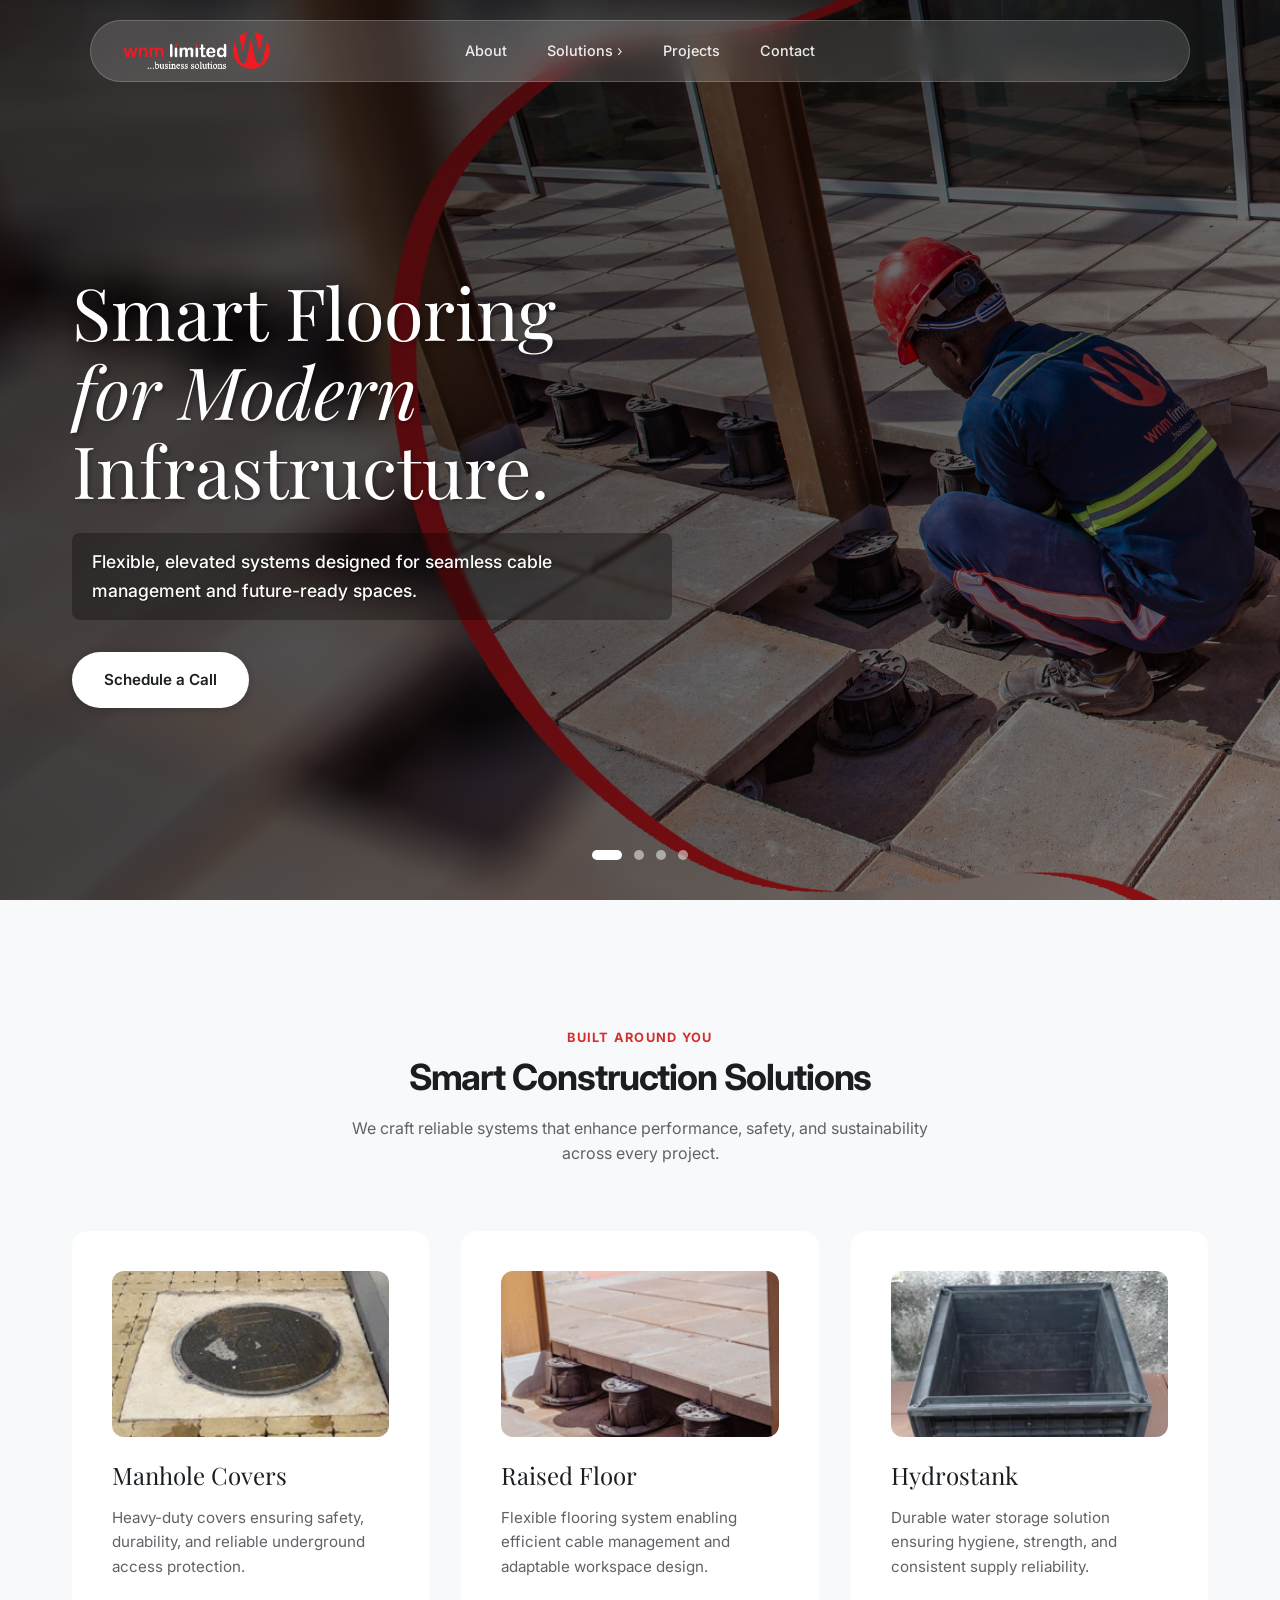
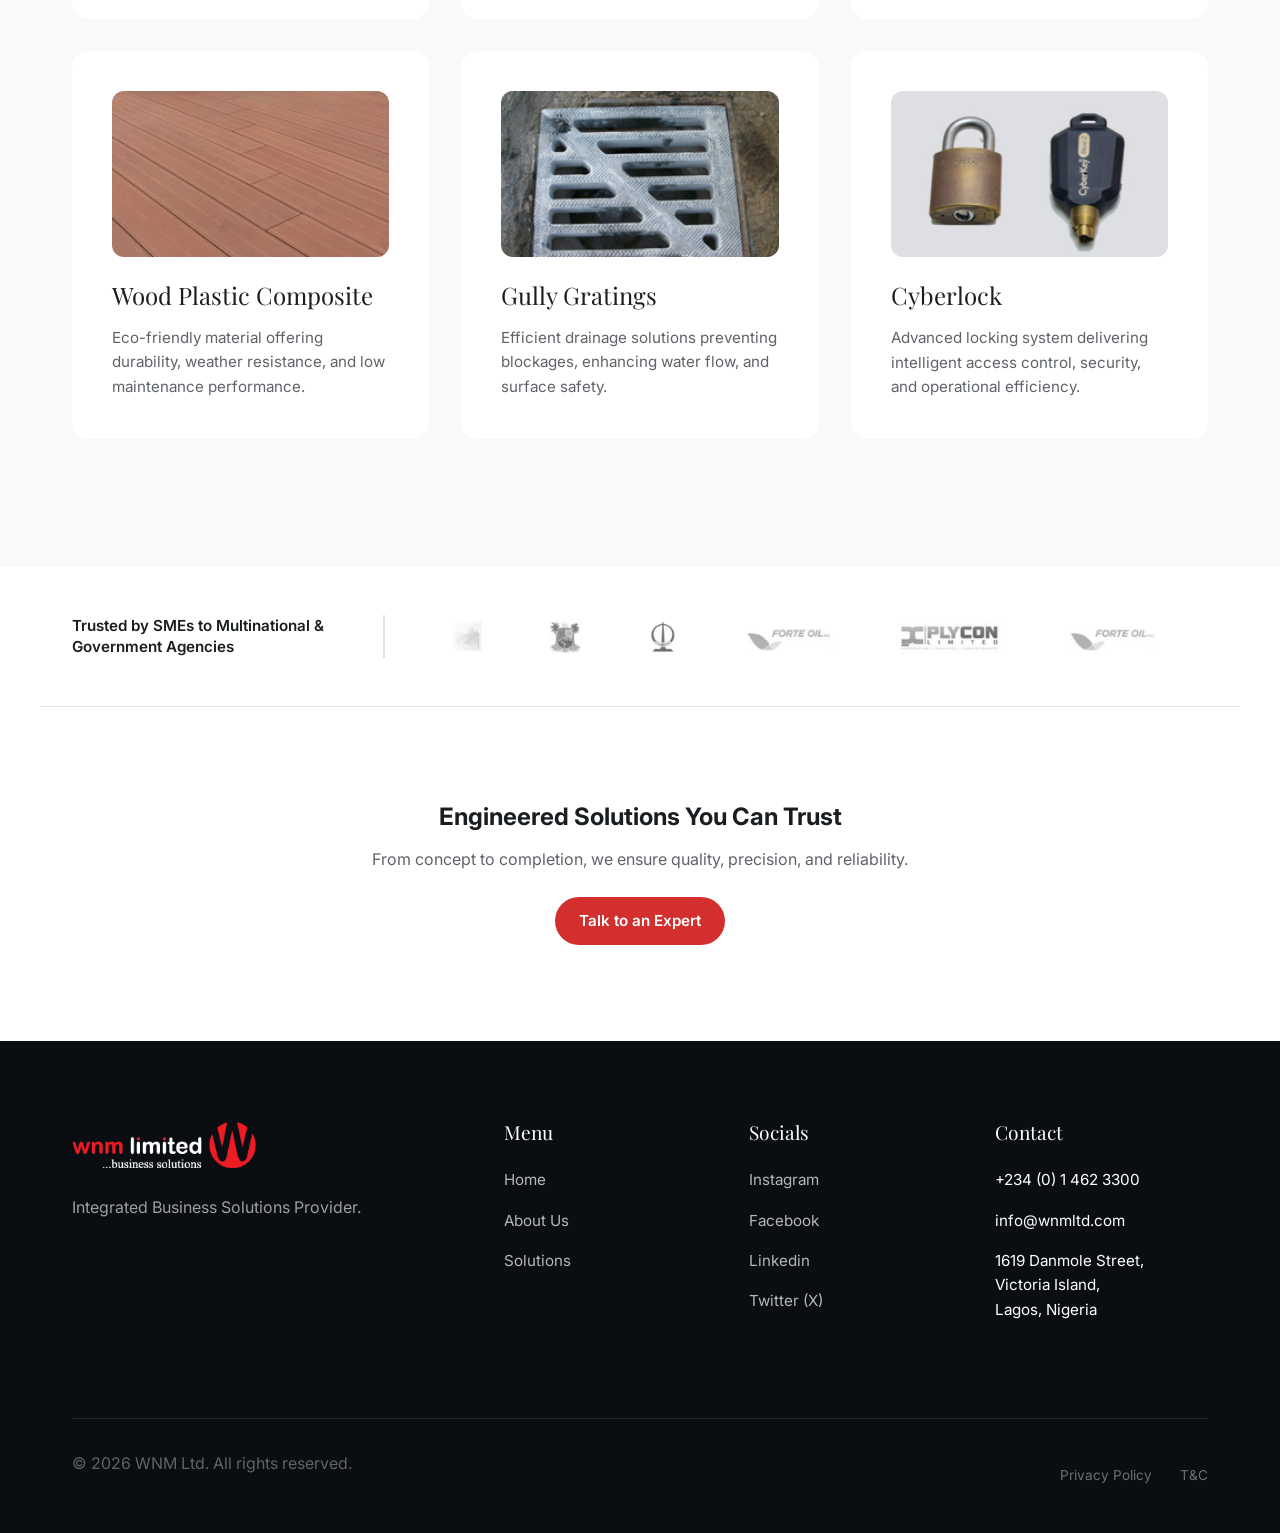
<file: index.html>
<!DOCTYPE html>
<html lang="en">

<head>
    <meta charset="UTF-8">
    <meta name="viewport" content="width=device-width, initial-scale=1.0">
    <meta name="description"
        content="WNM Ltd - Integrated Business Solutions. Infrastructure, Technology, and Industrial Services.">
    <title>WNM Ltd | Integrated Business Solutions</title>
    <link rel="stylesheet" href="css/style.css">
    <link rel="stylesheet" href="https://cdnjs.cloudflare.com/ajax/libs/font-awesome/6.4.0/css/all.min.css">
    <link rel="icon"
        href="data:image/svg+xml,<svg xmlns=%22http://www.w3.org/2000/svg%22 viewBox=%220 0 100 100%22><text y=%22.9em%22 font-size=%2290%22>W</text></svg>">
</head>

<body>

           
<!-- Navigation with Vertical Flyout Mega Menu -->
<header class="site-header">
    <div class="container header-inner">
        <a href="#" class="logo">
            <img src="images/wnm-logo.png" alt="WNM Ltd" style="height: 40px;">
        </a>
        <nav class="main-nav">
            <ul class="main-menu">
                <li><a href="about.html">About</a></li>
                
                <!-- Solutions Dropdown -->
                <li class="nav-item-with-dropdown">
                    <a href="solutions.html" class="nav-link-with-arrow">
                        Solutions
                        <span class="arrow-icon">›</span>
                    </a>
                    <div class="mega-menu">
                        <ul class="mega-menu-column">
                            <li class="mega-menu-item">
                                <a href="#" class="mega-menu-title" style="color: black;">
                                    Raised Flooring
                                    <span class="sub-arrow">›</span>
                                </a>
                                <ul class="submenu-level-3">
                                    <li><a href="solutionDetail.html?id=flooring-outdoor">Outdoor Flooring</a></li>
                                    <li><a href="solutionDetail.html?id=flooring-indoor">Indoor Flooring</a></li>
                                    <li><a href="solutionDetail.html?id=wood-plastic">WPC</a></li>
                                    <li><a href="solutionDetail.html?id=tiles-ceramic">Ceramic Tiles</a></li>
                                    <li><a href="solutionDetail.html?id=glass-reinforced">GRP</a></li>
                                </ul>
                            </li>
                            <li class="mega-menu-item">
                                <a href="#" class="mega-menu-title" style="color: black;">
                                    Composite & Construction
                                    <span class="sub-arrow">›</span>
                                </a>
                                <ul class="submenu-level-3">
                                    <li><a href="solutionDetail.html?id=profiles-grp">GRP Profiles</a></li>
                                    <li><a href="solutionDetail.html?id=covers-manhole">Manhole Covers</a></li>
                                    <li><a href="solutionDetail.html?id=manlock-bolts">Manlock Bolts</a></li>
                                </ul>
                            </li>
                            <li class="mega-menu-item">
                                <a href="#" class="mega-menu-title" style="color: black;">
                                    Marinas & Working Harbours
                                    <span class="sub-arrow">›</span>
                                </a>
                                <ul class="submenu-level-3">
                                    <li><a href="solutionDetail.html?id=floating-pontoon">Floating Pontoon Jetties</a></li>
                                </ul>
                            </li>
                            <li class="mega-menu-item">
                                <a href="#" class="mega-menu-title" style="color: black;">
                                    Floating Pontoon Jetties
                                    <span class="sub-arrow">›</span>
                                </a>
                                <ul class="submenu-level-3">
                                    <li><a href="#">Overview</a></li>
                                    <li><a href="#">Case Study 1</a></li>
                                    <li><a href="#">Case Study 2</a></li>
                                    <li><a href="#">Case Study 3</a></li>
                                </ul>
                            </li>
                            <li class="mega-menu-item">
                                <a href="#" class="mega-menu-title" style="color: black;">
                                    Access Control
                                    <span class="sub-arrow">›</span>
                                </a>
                                <ul class="submenu-level-3">
                                    <li><a href="solutionDetail.html?id=lock-cyber">Cyber lock</a></li>
                                </ul>
                            </li>
                        </ul>
                    </div>
                </li>
                <li><a href="projects.html">Projects</a></li>
                <li><a href="contact.html">Contact</a></li>
            </ul>
        </nav>
        
        <button class="mobile-menu-toggle" aria-label="Toggle navigation">
            <span class="bar"></span>
            <span class="bar"></span>
            <span class="bar"></span>
        </button>
    </div>
</header>




    <main>
        </div>
            </section>

                    <!-- Hero Section -->
                <header class="hero-section">
                    <div class="hero-slideshow">
                        <div class="hero-slide active" style="background-image: url('images/slides/raisedFloor_design_1.jpg');"></div>
                        <div class="hero-slide" style="background-image: url('images/slides/MHC_1.jpg');"></div>
                        <div class="hero-slide" style="background-image: url('images/slides/hydrostank.jpg');"></div>
                        <div class="hero-slide" style="background-image: url('images/slides/cyberlock.jpg');"></div>
                        <div class="overlay"></div>
                    </div>
                    <div class="container hero-container">
                        <div class="hero-content-wrapper">
                            <!-- Slide Content 1 -->
                            <div class="hero-content active" data-slide="0">
                                <div class="hero-text-center">
                                    <h1>Smart Flooring <br><em>for Modern </em><br>Infrastructure.</h1>
                                    <p class="hero-subtitle">Flexible, elevated systems designed for seamless cable management and future-ready spaces.</p>
                                    <a href="#" class="btn btn-white mt-3">Schedule a Call</a>
                                </div>
                            </div>

                            <!-- Slide Content 2 -->
                            <div class="hero-content" data-slide="1">
                                <div class="hero-text-center">
                                    <h1>Built to Withstand <br><em>the Weight of the </em><br>World.</h1>
                                    <p class="hero-subtitle">Engineered for durability, safety, and long-term performance in the toughest environments.</p>
                                    <a href="#" class="btn btn-white mt-3">Explore Solutions</a>
                                </div>
                            </div>

                            <!-- Slide Content 3 -->
                            <div class="hero-content" data-slide="2">
                                <div class="hero-text-center">
                                    <h1>Reliable<br><em>Water Storage,</em><br>Reinvented.</h1>
                                    <p class="hero-subtitle">Advanced tank solutions built for strength, hygiene, and uninterrupted water supply.</p>
                                    <a href="#" class="btn btn-white mt-3">View Portfolio</a>
                                </div>
                            </div>

                            <!-- Slide Content 4 -->
                            <div class="hero-content" data-slide="3">
                                <div class="hero-text-center">
                                    <h1>Next-Level<br><em>Security</em><br>Starts Here.</h1>
                                    <p class="hero-subtitle">Innovative locking systems that combine intelligence, control, and unmatched protection.</p>
                                    <a href="#" class="btn btn-white mt-3">Get in Touch</a>
                                </div>
                            </div>
                        </div>
                    </div>
                </header>





        <!-- Services Grid (Restored) -->
        <section id="services" class="services-section">
            <div class="container">
                <div class="section-header text-center fade-in">
                    <span class="section-subtitle">Built Around You</span>
                    <h2 class="section-title">Smart Construction Solutions</h2>
                    <p class="section-intro">We craft reliable systems that enhance performance, safety, and sustainability <br> across every project.</p>
                </div>

                <div class="services-wrapper">
                    <!-- Row 1 - Three Cards -->
                     <a href="#" class="service-card-modern fade-in" target="_blank">
                        <div class="service-icon-image">
                            <img src="images/services/services1.jpg" alt="Composite Solutions Icon">
                        </div>
                        <h3>Manhole Covers</h3>
                        <p>Heavy-duty covers ensuring safety, durability, and reliable underground access protection.</p>
                    </a>
                    
                    <a href="#" class="service-card-modern fade-in" target="_blank">
                        <div class="service-icon-image">
                            <img src="images/services/raised_floor_service2.jpg" alt="Access Control Icon">
                        </div>
                        <h3>Raised Floor</h3>
                        <p>Flexible flooring system enabling efficient cable management and adaptable workspace design.</p>
                    </a>
                    
                    <a href="#" class="service-card-modern fade-in" target="_blank">
                        <div class="service-icon-image">
                            <img src="images/services/hydrostank_service3.jpg" alt="Security Systems Icon">
                        </div>
                        <h3>Hydrostank</h3>
                        <p>Durable water storage solution ensuring hygiene, strength, and consistent supply reliability.</p>
                    </a>

                    <!-- Row 2 - Three Cards -->
                    <a href="#" class="service-card-modern fade-in" target="_blank">
                        <div class="service-icon-image">
                            <img src="images/services/wpc_service4.jpg" alt="Connectivity Icon">
                        </div>
                        <h3>Wood Plastic Composite</h3>
                        <p>Eco-friendly material offering durability, weather resistance, and low maintenance performance.</p>
                    </a>
                    
                    <a href="#" class="service-card-modern fade-in" target="_blank">
                        <div class="service-icon-image">
                            <img src="images/services/gully_fratings_service5.jpg" alt="Media Services Icon">
                        </div>
                        <h3>Gully Gratings</h3>
                        <p>Efficient drainage solutions preventing blockages, enhancing water flow, and surface safety.</p>
                    </a>
                    
                    <a href="#" class="service-card-modern fade-in" target="_blank">
                        <div class="service-icon-image">
                            <img src="images/services/cyberlock_service6.jpg" alt="IT Consulting Icon">
                        </div>
                        <h3>Cyberlock</h3>
                        <p>Advanced locking system delivering intelligent access control, security, and operational efficiency.</p>
                    </a>
                </div>
            </div>
        </section>




        <!-- Client Scroll Section -->
        <section class="client-section">
            <div class="container client-container">
                <div class="client-label">
                    <span class="trust-text">Trusted by SMEs to Multinational & Government Agencies</span>
                </div>
                <div class="client-logos-wrapper">
                    <div class="client-track">
                        <!-- Original Set -->
                        <img src="images/clients/client-1.png" alt="Lagos State Public Works">
                        <img src="images/clients/client-2.png" alt="Lagos Coat of Arms">
                        <img src="images/clients/client-3.png" alt="CCECC">
                        <img src="images/clients/client-4.png" alt="Forte Oil">
                        <img src="images/clients/client-5.png" alt="Plycon">
                        <img src="images/clients/client-6.png" alt="Forte Oil">
                        <img src="images/clients/client-7.png" alt="Osun State">
                        <img src="images/clients/client-8.png" alt="CMW">
                        <img src="images/clients/client-9.png" alt="MTN">

                        <!-- Duplicate Set for Infinite Scroll -->
                        <img src="images/clients/client-1.png" alt="Lagos State Public Works">
                        <img src="images/clients/client-2.png" alt="Lagos Coat of Arms">
                        <img src="images/clients/client-3.png" alt="CCECC">
                        <img src="images/clients/client-4.png" alt="Forte Oil">
                        <img src="images/clients/client-5.png" alt="Plycon">
                        <img src="images/clients/client-6.png" alt="Forte Oil">
                        <img src="images/clients/client-7.png" alt="Osun State">
                        <img src="images/clients/client-8.png" alt="CMW">
                        <img src="images/clients/client-9.png" alt="MTN">

                        <!-- Extra Set for smooth loop -->
                        <img src="images/clients/client-1.png" alt="Lagos State Public Works">
                        <img src="images/clients/client-2.png" alt="Lagos Coat of Arms">
                        <img src="images/clients/client-3.png" alt="CCECC">
                        <img src="images/clients/client-4.png" alt="Forte Oil">
                        <img src="images/clients/client-5.png" alt="Plycon">
                        <img src="images/clients/client-6.png" alt="Forte Oil">
                        <img src="images/clients/client-7.png" alt="Osun State">
                        <img src="images/clients/client-8.png" alt="CMW">
                        <img src="images/clients/client-9.png" alt="MTN">
                    </div>
                </div>
            </div>
        </section>



        <!-- Team Section moved to about.html -->

        <!-- CTA Section -->
        <section id="contact" class="section-padding cta-section text-center">
            <div class="container fade-in">
                <h2>Engineered Solutions You Can Trust</h2>
                <p>From concept to completion, we ensure quality, precision, and reliability.</p>
                <div class="btn-group">
                    <a href="mailto:contact@wnmltd.com" class="btn btn-primary">Talk to an Expert</a>
                </div>
            </div>
        </section>
    </main>

    <footer class="site-footer-modern">
        <div class="container">
            <div class="footer-top">
                <div class="footer-brand">
                    <a href="#" class="logo-large">
                        <img src="images/wnm-logo.png" alt="WNM Ltd" style="height: 50px;">
                    </a>
                    <p>Integrated Business Solutions Provider.</p>
                </div>

                <div class="footer-nav">
                    <div class="footer-list">
                        <h5>Menu</h5>
                        <ul>
                            <li><a href="index.html">Home</a></li>
                            <li><a href="about.html">About Us</a></li>
                            <li><a href="solutions.html">Solutions</a></li>
                        </ul>
                    </div>

                    <div class="footer-list">
                        <h5>Socials</h5>
                        <ul>
                            <li><a href="https://www.instagram.com/wnmlimited/" target="_blank">Instagram</a></li>
                            <li><a href="https://www.facebook.com/wnmlimited/" target="_blank">Facebook</a></li>
                            <li><a href="https://www.linkedin.com/company/wnm-limited/" target="_blank">Linkedin</a>
                            </li>
                            <li><a href="https://x.com/wnmlimited" target="_blank">Twitter (X)</a></li>
                        </ul>
                    </div>

                    <div class="footer-list">
                        <h5>Contact</h5>
                        <ul>
                            <li>+234 (0) 1 462 3300</li>
                            <li>info@wnmltd.com</li>
                            <li>1619 Danmole Street,<br>Victoria Island,<br>Lagos, Nigeria</li>
                        </ul>
                    </div>
                </div>
            </div>

            <div class="footer-bottom">
                <p>&copy; 2026 WNM Ltd. All rights reserved.</p>
                <div class="footer-links">
                    <a href="#">Privacy Policy</a>
                    <a href="#">T&C</a>
                </div>
            </div>
        </div>
    </footer>

    <script src="js/script.js"></script>
</body>

</html>
</file>
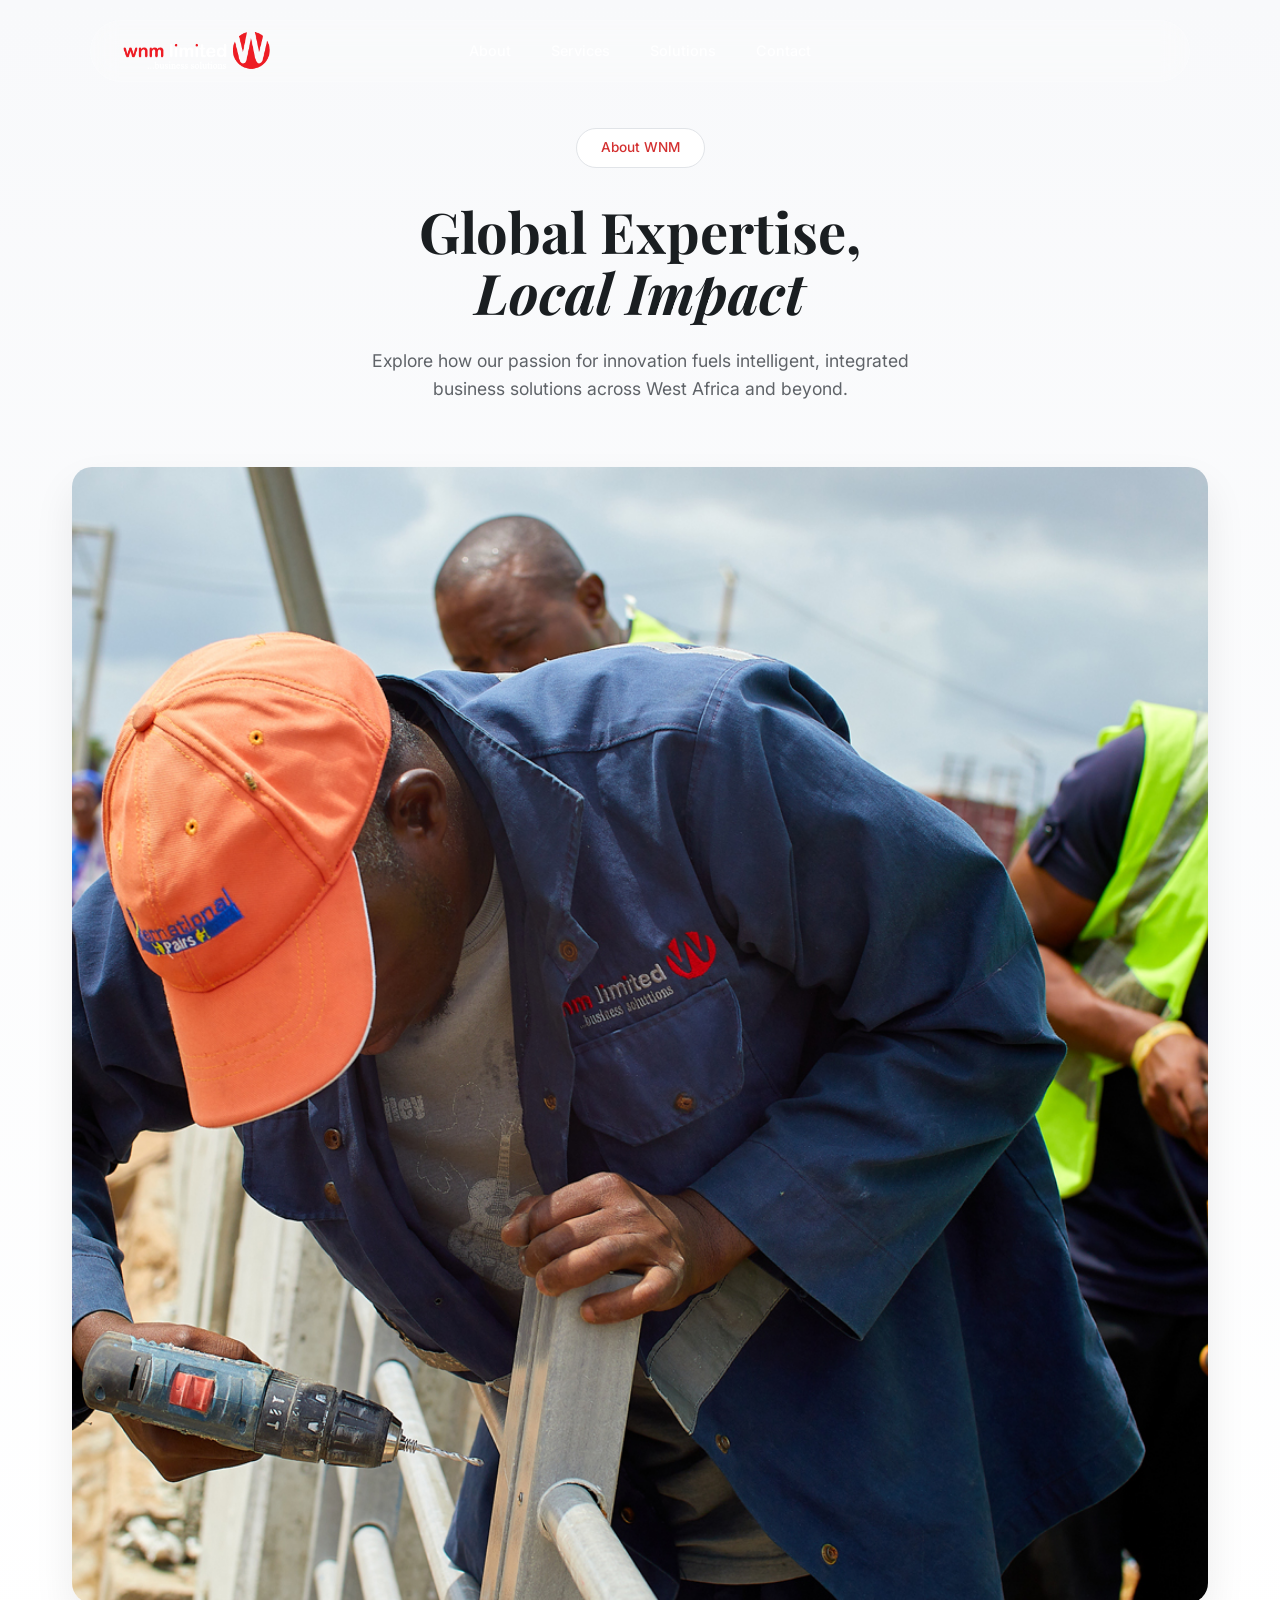
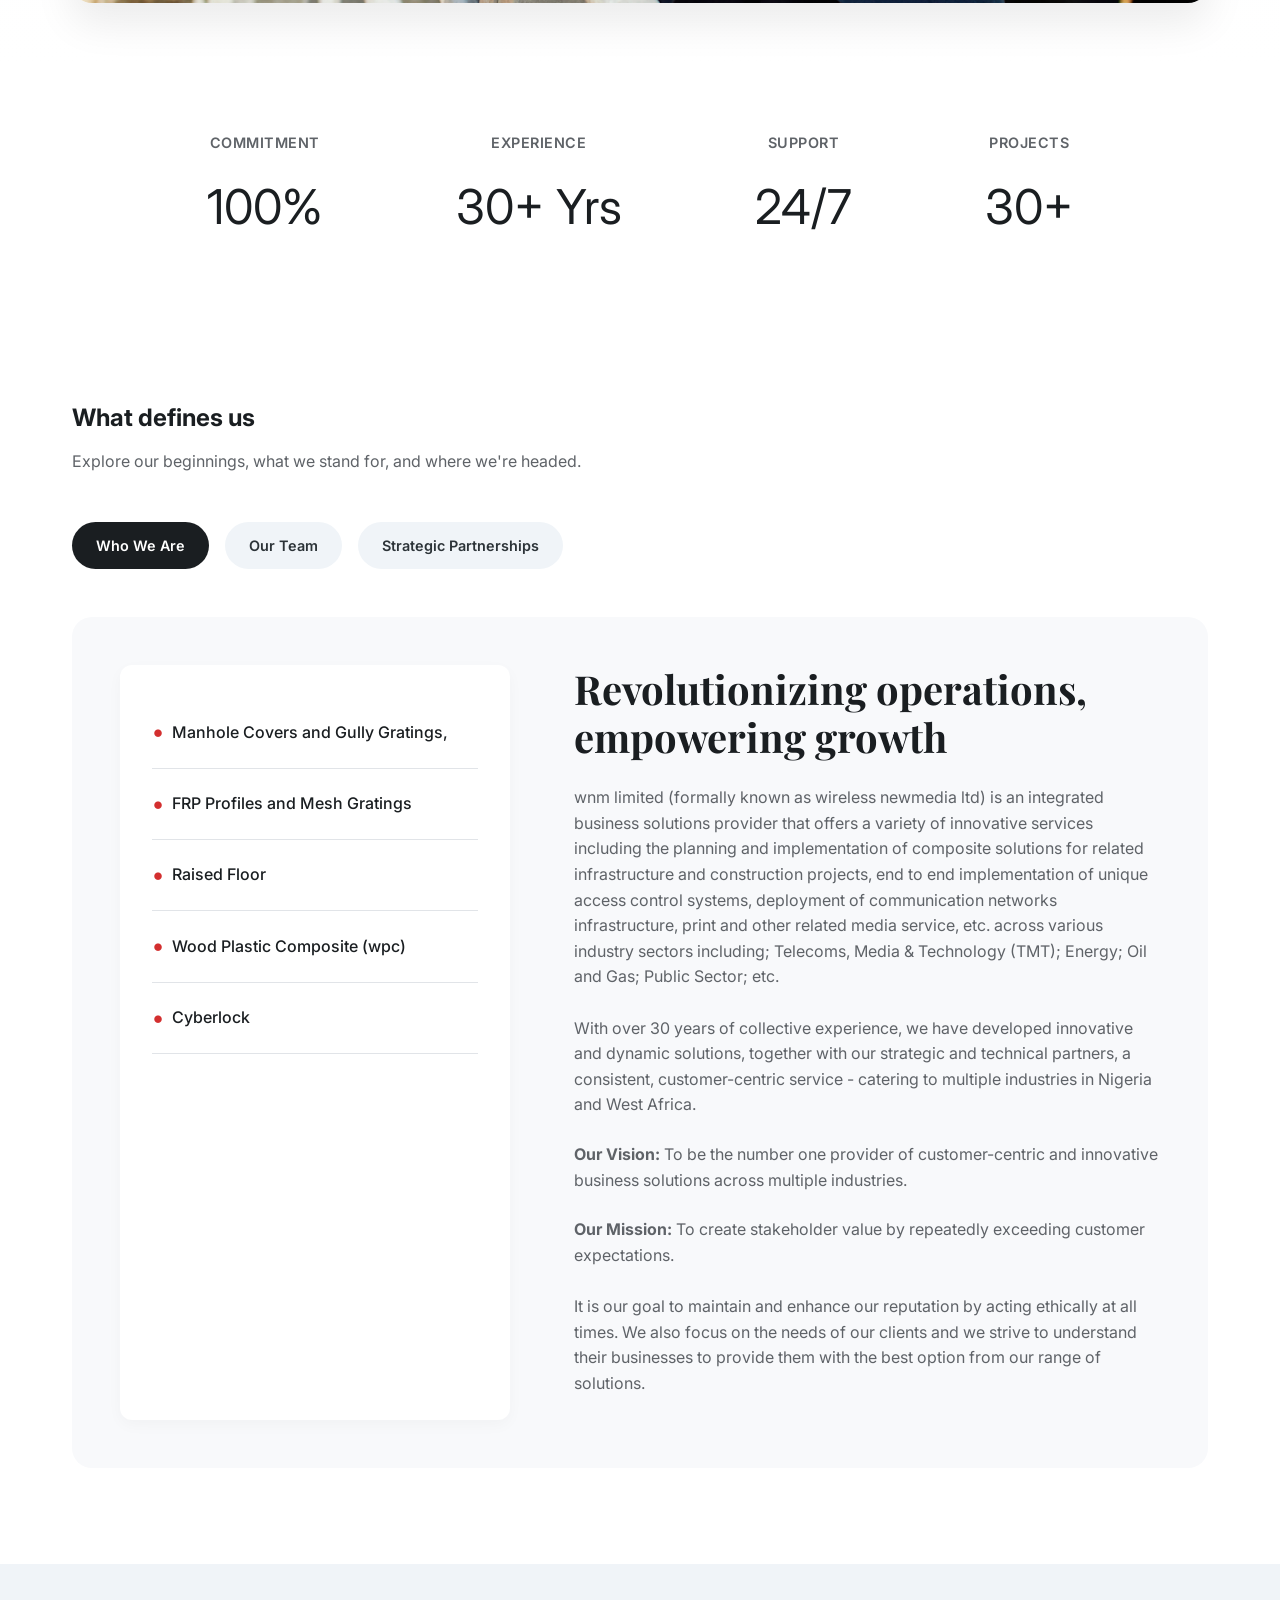
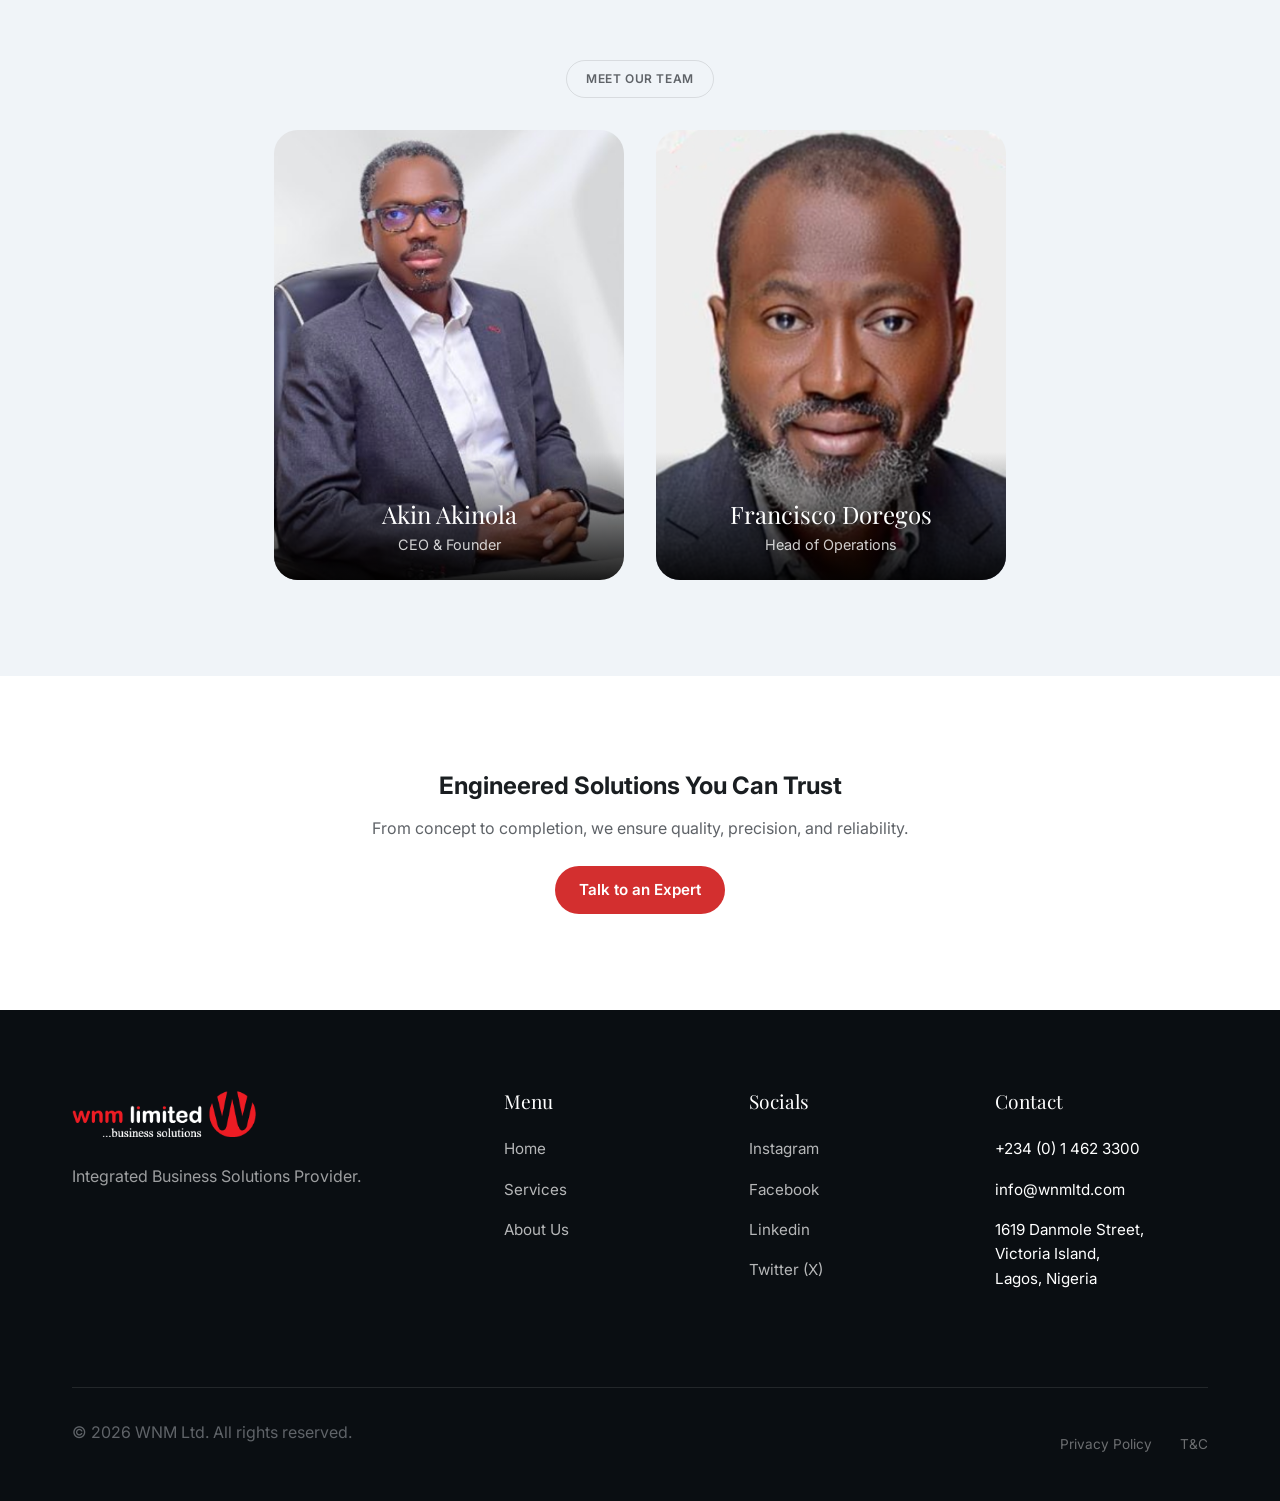
<file: about.html>
<!DOCTYPE html>
<html lang="en">

<head>
    <meta charset="UTF-8">
    <meta name="viewport" content="width=device-width, initial-scale=1.0">
    <meta name="description" content="About WNM Ltd - Integrated Business Solutions Provider.">
    <title>About Us | WNM Ltd</title>
    <link rel="stylesheet" href="style.css">
    <link rel="icon"
        href="data:image/svg+xml,<svg xmlns=%22http://www.w3.org/2000/svg%22 viewBox=%220 0 100 100%22><text y=%22.9em%22 font-size=%2290%22>W</text></svg>">
</head>

<body>

    <!-- Navigation -->
    <header class="site-header">
        <div class="container header-inner">
            <a href="index.html" class="logo">
                <img src="images/wnm-logo.png" alt="WNM Ltd" style="height: 40px;">
            </a>
            <nav class="main-nav">
                <ul>
                    <li><a href="#" class="active">About</a></li>
                    <li><a href="#">Services</a></li>
                    <li><a href="#">Solutions</a></li>
                    <li><a href="#">Contact</a></li>
                </ul>
            </nav>
            <button class="mobile-menu-toggle" aria-label="Toggle navigation">
                <span class="bar"></span>
                <span class="bar"></span>
                <span class="bar"></span>
            </button>
        </div>
    </header>

    <main>
        <!-- Modern Hero Section -->
        <section class="about-modern-hero">
            <div class="container">
                <span class="hero-pill">About WNM</span>
                <h1 class="hero-title-large">Global Expertise,<br><em>Local Impact</em></h1>
                <p class="hero-subtitle">Explore how our passion for innovation fuels intelligent, integrated business
                    solutions across West Africa and beyond.</p>

                <div class="hero-image-wrapper fade-in">
                    <img src="images/aboutus/aboutImage1.jpg" alt="WNM Team">
                </div>
            </div>
        </section>

        <!-- Stats Row -->
        <section class="container">
            <div class="stats-modern-row fade-in">
                <div class="stat-modern-item">
                    <p>Commitment</p>
                    <h3>100%</h3>
                </div>
                <div class="stat-modern-item">
                    <p>Experience</p>
                    <h3>30+ Yrs</h3>
                </div>
                <!-- Removed Revenue Stat as requested previously -->
                <div class="stat-modern-item">
                    <p>Support</p>
                    <h3>24/7</h3>
                </div>
                <div class="stat-modern-item">
                    <p>Projects</p>
                    <h3>30+</h3>
                </div>
            </div>
        </section>

        <!-- What Defines Us (Tabs) -->
        <section class="defines-section">
            <div class="container container-narrow">
                <div class="section-header">
                    <h2>What defines us</h2>
                    <p>Explore our beginnings, what we stand for, and where we're headed.</p>
                </div>

                <div class="tab-nav">
                    <div class="tab-pill active">Who We Are</div>
                    <div class="tab-pill">Our Team</div>
                    <div class="tab-pill">Strategic Partnerships</div>
                </div>

                <div class="defines-grid fade-in">
                    <div class="defines-list">
                        <ul>
                            <li>Manhole Covers and Gully Gratings,</li>
                            <li>FRP Profiles and Mesh Gratings</li>
                            <li>Raised Floor</li>
                            <li>Wood Plastic Composite (wpc)</li>
                            <li>Cyberlock</li>
                        </ul>
                    </div>
                    <div class="defines-content">
                        <h2>Revolutionizing operations, empowering growth</h2>
                        <p>
                        wnm limited (formally known as wireless newmedia ltd) is an 
                        integrated business solutions provider that offers a variety of 
                        innovative services including the planning and implementation of 
                        composite solutions for related infrastructure and construction 
                        projects, end to end implementation of unique access control systems, 
                        deployment of communication networks infrastructure, print and other 
                        related media service, etc. across various industry sectors including; 
                        Telecoms, Media & Technology (TMT); Energy; Oil and Gas; Public Sector; etc.
                        <br><br>
                        With over 30 years of collective experience, we have developed innovative 
                        and dynamic solutions, together with our strategic and technical partners, 
                        a consistent, customer-centric service - catering to multiple industries 
                        in Nigeria and West Africa.
                        </p>
                        
                        <p><strong>Our Vision:</strong> 
                        To be the number one provider of customer-centric and innovative business 
                        solutions across multiple industries.
                        </p>
                        
                        <p><strong>Our Mission:</strong> 
                        To create stakeholder value by repeatedly exceeding customer expectations.
                        <br><br>
                        It is our goal to maintain and enhance our reputation by acting ethically 
                        at all times. We also focus on the needs of our clients and we strive to 
                        understand their businesses to provide them with the best option from our 
                        range of solutions.
                        </p>
                    </div>
                </div>
            </div>
        </section>

        <!-- Visual Feature -->
        <!-- <section class="feature-visual-section">
            <div class="container">
                <div class="section-header">
                    <h2>Your path to smarter<br>infrastructure</h2>
                    <p style="max-width: 400px; margin-left: auto;">From the moment you sign up, we guide you through
                        every step, helping you harness the potential of real-time, engineering excellence.</p>
                </div>
                <div class="feature-visual-wrapper fade-in">
                    <img src="images/lagos_2.jpg" alt="Lagos Infrastructure">
                    <div class="play-button-overlay">
                        <div class="play-icon"></div>
                    </div>
                </div>
            </div>
        </section> -->

        <!-- Team Section (Preserved) -->
        <section class="section-padding team-section">
            <div class="container text-center">
                <div class="about-pill center-pill">Meet Our Team</div>

                <div class="team-grid-modern">
                    <!-- Member 1 -->
                    <div class="team-card-modern fade-in">
                        <div class="member-image">
                            <img src="images/team/team-akin.png" alt="Akin Akinola">
                        </div>
                        <div class="member-info">
                            <h4>Akin Akinola</h4>
                            <p>CEO & Founder</p>
                        </div>
                    </div>
                    <!-- Member 2 -->
                    <div class="team-card-modern fade-in">
                        <div class="member-image">
                            <img src="images/team/team-francisco.png" alt="Francisco Doregos">
                        </div>
                        <div class="member-info">
                            <h4>Francisco Doregos</h4>
                            <p>Head of Operations</p>
                        </div>
                    </div>
                </div>
            </div>
        </section>

        <!-- CTA Section -->
        <section id="contact" class="section-padding cta-section text-center">
            <div class="container fade-in">
                <h2>Engineered Solutions You Can Trust</h2>
                <p>From concept to completion, we ensure quality, precision, and reliability.</p>
                <div class="btn-group">
                    <a href="mailto:contact@wnmltd.com" class="btn btn-primary">Talk to an Expert</a>
                </div>
            </div>
        </section>

    </main>

    <!-- New Footer -->
    <footer class="site-footer-modern">
        <div class="container">
            <div class="footer-top">
                <div class="footer-brand">
                    <a href="#" class="logo-large">
                        <img src="images/wnm-logo.png" alt="WNM Ltd" style="height: 50px;">
                    </a>
                    <p>Integrated Business Solutions Provider.</p>
                </div>

                <div class="footer-nav">
                    <div class="footer-list">
                        <h5>Menu</h5>
                        <ul>
                            <li><a href="#">Home</a></li>
                            <li><a href="#">Services</a></li>
                            <li><a href="#">About Us</a></li>
                        </ul>
                    </div>

                    <div class="footer-list">
                        <h5>Socials</h5>
                        <ul>
                            <li><a href="https://www.instagram.com/wnmlimited/" target="_blank">Instagram</a></li>
                            <li><a href="https://www.facebook.com/wnmlimited/" target="_blank">Facebook</a></li>
                            <li><a href="https://www.linkedin.com/company/wnm-limited/" target="_blank">Linkedin</a>
                            </li>
                            <li><a href="https://x.com/wnmlimited" target="_blank">Twitter (X)</a></li>
                        </ul>
                    </div>

                    <div class="footer-list">
                        <h5>Contact</h5>
                        <ul>
                            <li>+234 (0) 1 462 3300</li>
                            <li>info@wnmltd.com</li>
                            <li>1619 Danmole Street,<br>Victoria Island,<br>Lagos, Nigeria</li>
                        </ul>
                    </div>
                </div>
            </div>

            <div class="footer-bottom">
                <p>&copy; 2026 WNM Ltd. All rights reserved.</p>
                <div class="footer-links">
                    <a href="#">Privacy Policy</a>
                    <a href="#">T&C</a>
                </div>
            </div>
        </div>
    </footer>

    <script src="script.js"></script>
</body>

</html>
</file>
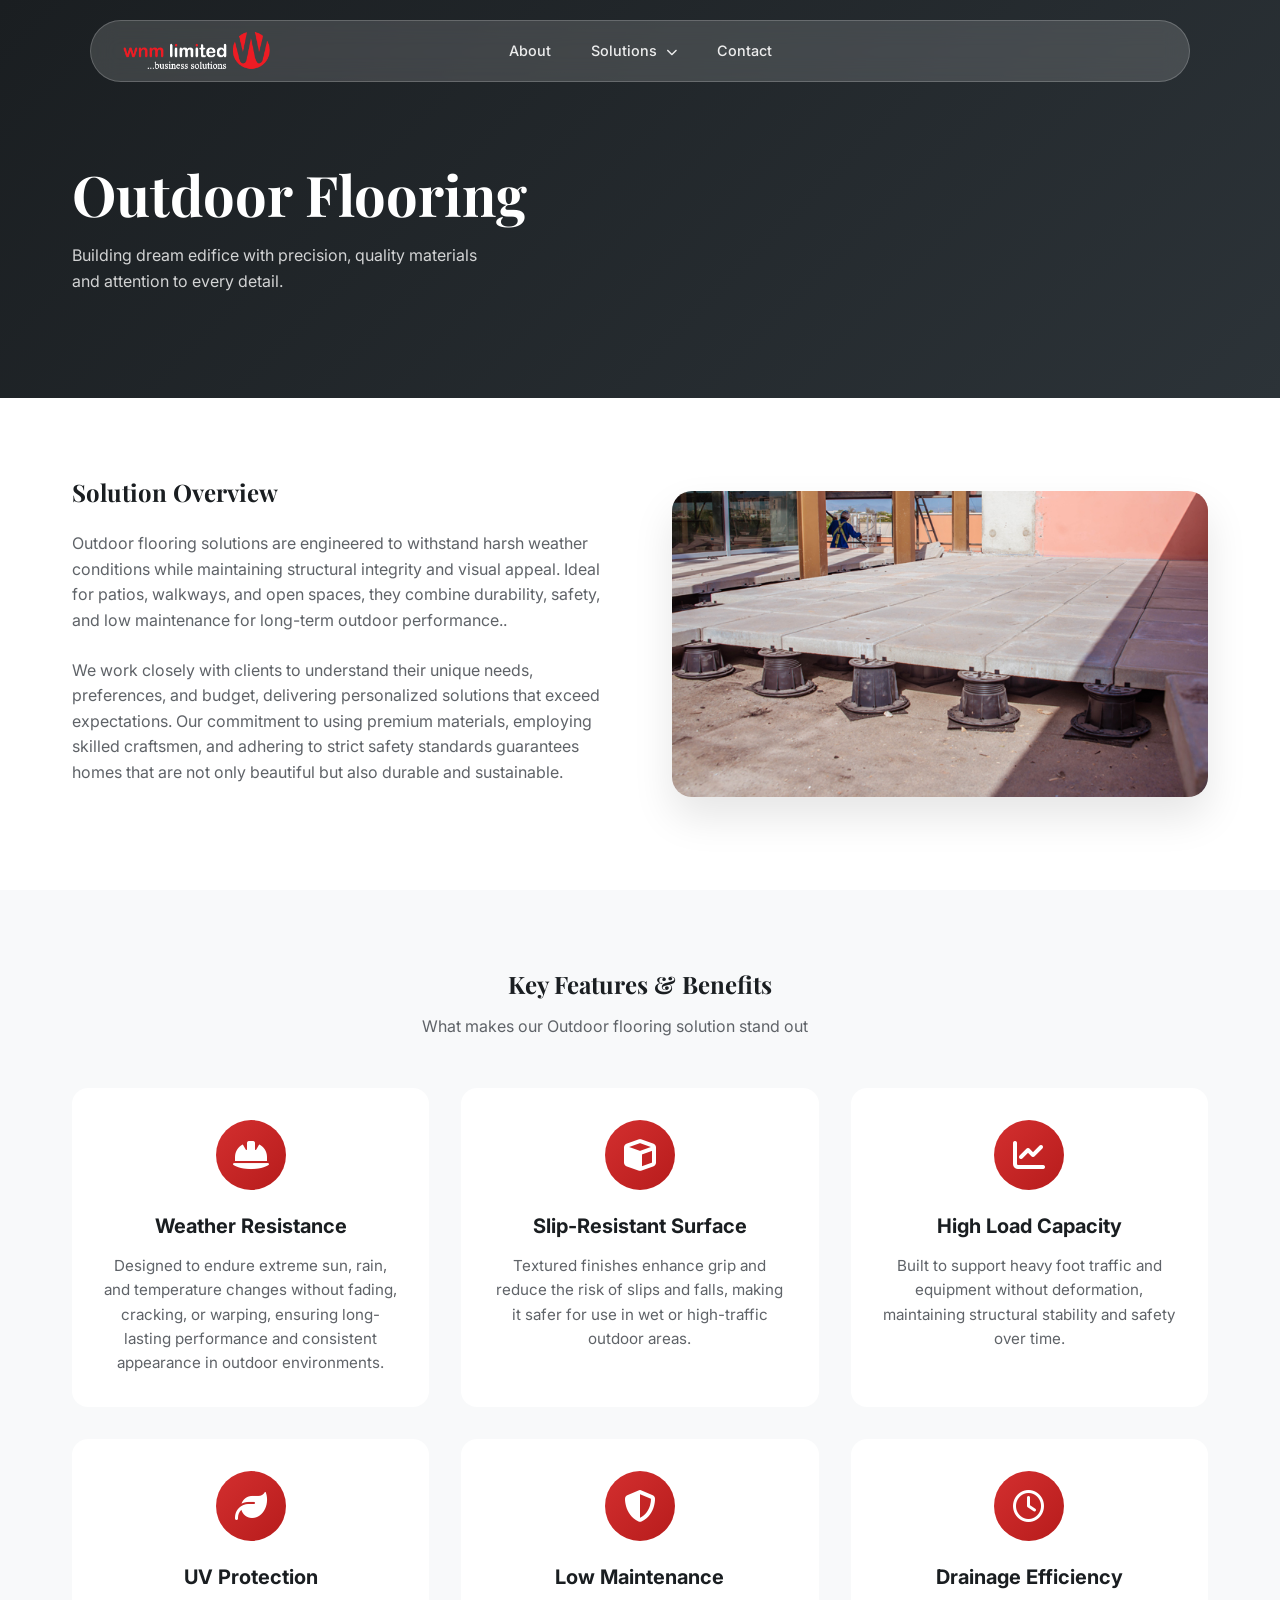
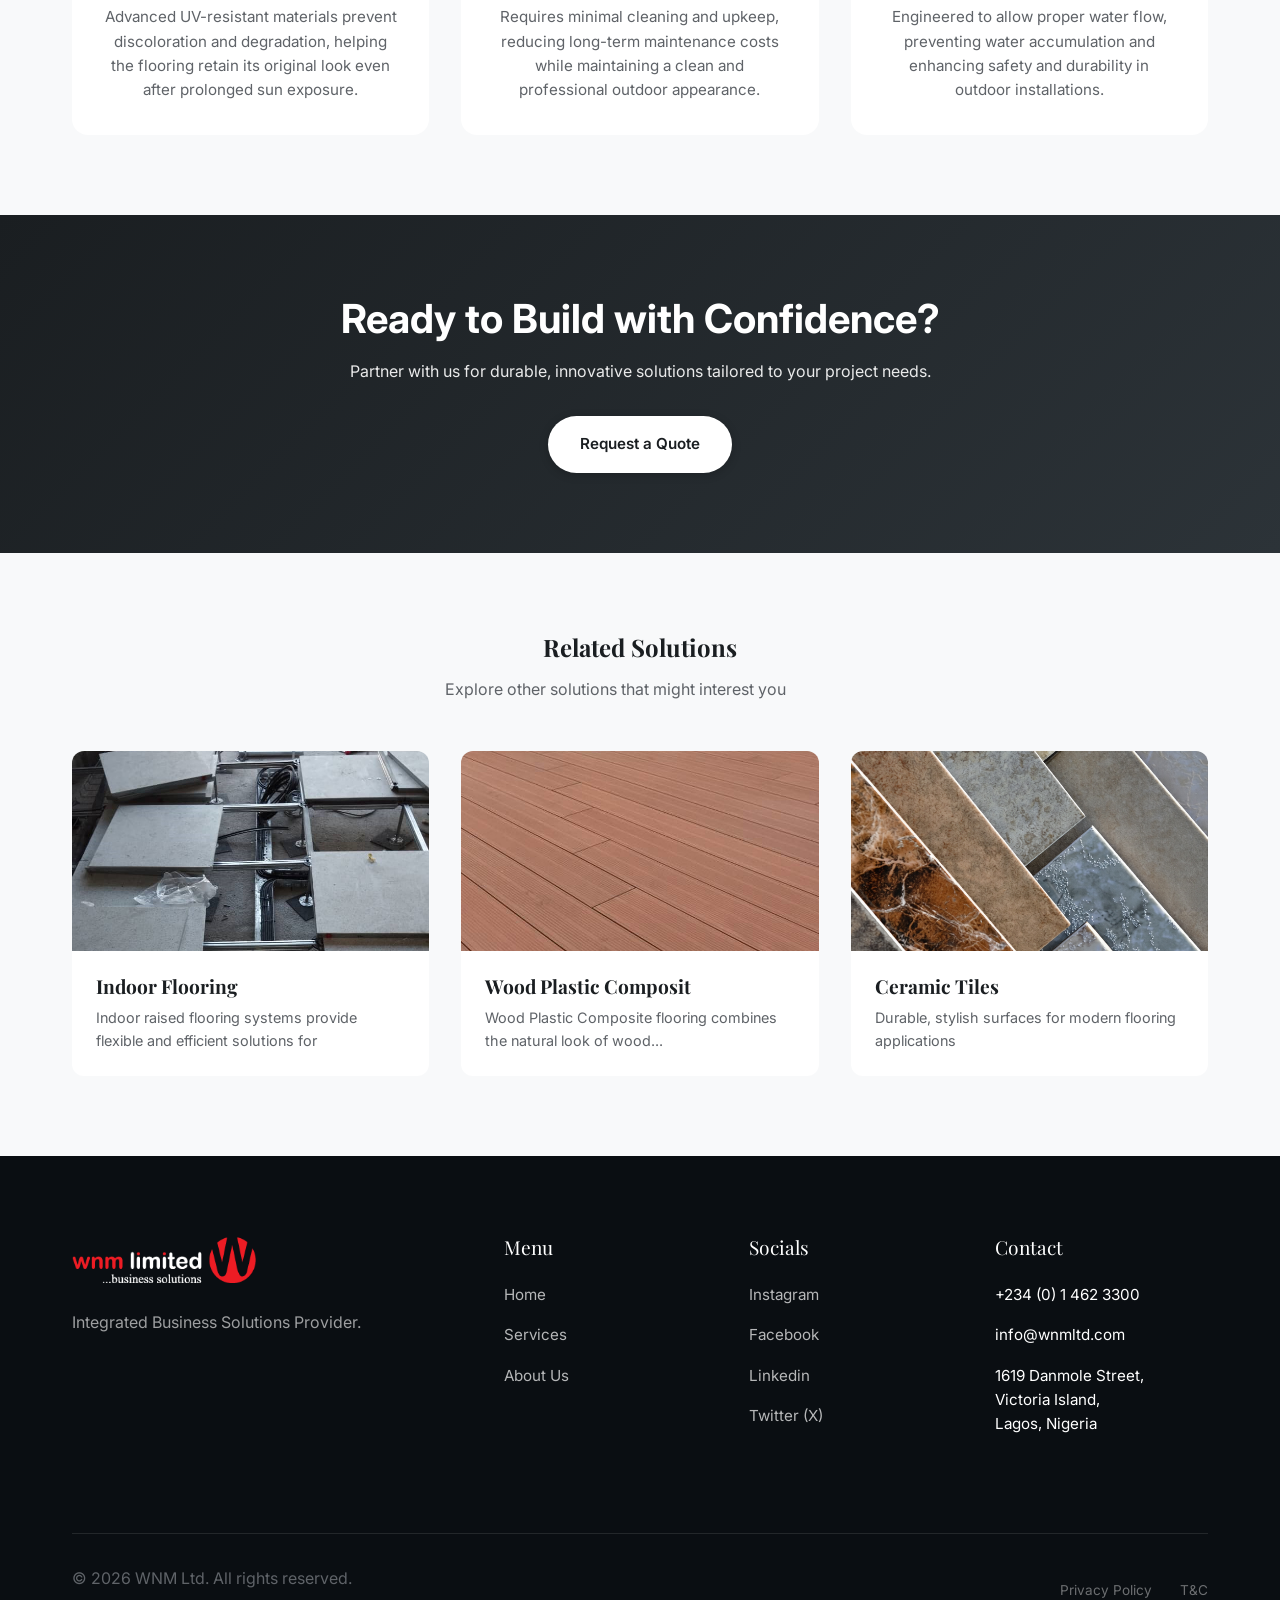
<file: outdoor.html>
<!DOCTYPE html>
<html lang="en">

<head>
    <meta charset="utf-8">
    <title>Outdoor Flooring | WNM Ltd - Innovative Business Solutions</title>
    <meta content="width=device-width, initial-scale=1.0" name="viewport">
    <meta content="" name="keywords">
    <meta content="" name="description">

    <!-- Favicon -->
    <link href="img/favicon.ico" rel="icon">

    <!-- Google Web Fonts -->
    <link rel="preconnect" href="https://fonts.googleapis.com">
    <link rel="preconnect" href="https://fonts.gstatic.com" crossorigin>
    <link href="https://fonts.googleapis.com/css2?family=Inter:wght@300;400;500;600;700&family=Playfair+Display:ital,wght@0,400;0,600;0,700;1,400&display=swap" rel="stylesheet">

    <!-- Icon Font Stylesheet -->
    <link href="https://cdnjs.cloudflare.com/ajax/libs/font-awesome/6.4.0/css/all.min.css" rel="stylesheet">
    <link href="https://cdn.jsdelivr.net/npm/bootstrap-icons@1.4.1/font/bootstrap-icons.css" rel="stylesheet">

    <!-- Styles -->

    <link rel="stylesheet" href="css/style.css">
    <link rel="stylesheet" href="https://cdnjs.cloudflare.com/ajax/libs/font-awesome/6.4.0/css/all.min.css">
    <link rel="icon"
        href="data:image/svg+xml,<svg xmlns=%22http://www.w3.org/2000/svg%22 viewBox=%220 0 100 100%22><text y=%22.9em%22 font-size=%2290%22>W</text></svg>">
        
</head>

<body>

    <!-- Navigation -->
    <header class="site-header">
        <div class="container header-inner">
            <a href="index.html" class="logo">
                <img src="images/wnm-logo.png" alt="WNM Ltd" style="height: 40px;">
            </a>
            <nav class="main-nav">
                <ul>
                    <li><a href="about.html">About</a></li>
                     <li class="dropdown mega-dropdown">
                    <a href="#" class="dropdown-toggle">Solutions <i class="fas fa-chevron-down"></i></a>
                    <ul class="dropdown-menu mega-menu">
                        <li class="mega-menu-item">
                            <a href="#" class="sub-dropdown-toggle">Raised Flooring <i class="fas fa-chevron-right"></i></a>
                            <ul class="sub-dropdown-menu">
                                <li><a href="#">Outdoor</a></li>
                                <li><a href="#">Indoor</a></li>
                                <li><a href="#">WPC</a></li>
                                <li><a href="#">Ceramic Tiles</a></li>
                                <li><a href="#">GRP</a></li>
                            </ul>
                        </li>
                        <li class="mega-menu-item">
                            <a href="#" class="sub-dropdown-toggle">Composite & Construction <i class="fas fa-chevron-right"></i></a>
                            <ul class="sub-dropdown-menu">
                                <li><a href="#">GRP Proples</a></li>
                                <li><a href="#">Manhole Covers</a></li>
                                <li><a href="#">Mculock Bosly</a></li>
                            </ul>
                        </li>
                        <li class="mega-menu-item">
                            <a href="#" class="sub-dropdown-toggle">Narinas & Working Habour <i class="fas fa-chevron-right"></i></a>
                            <ul class="sub-dropdown-menu">
                                <li><a href="#">Floating Pontoon Jeffs</a></li>
                                
                            </ul>
                        </li>
                        <li class="mega-menu-item">
                            <a href="#" class="sub-dropdown-toggle">Scurrcing <i class="fas fa-chevron-right"></i></a>
                            <ul class="sub-dropdown-menu">
                                <li><a href="#">Overview</a></li>
                                <li><a href="#">Case Study 1</a></li>
                                <li><a href="#">Case Study 2</a></li>
                                <li><a href="#">Case Study 3</a></li>
                            </ul>
                        </li>
                        <li class="mega-menu-item">
                            <a href="#" class="sub-dropdown-toggle">Access Control <i class="fas fa-chevron-right"></i></a>
                            <ul class="sub-dropdown-menu">
                                <li><a href="#">Cyber Lock</a></li>
                                
                            </ul>
                        </li>
                    </ul>
                </li>
                    <li><a href="contact.html">Contact</a></li>
                </ul>
            </nav>
            <button class="mobile-menu-toggle" aria-label="Toggle navigation">
                <span class="bar"></span>
                <span class="bar"></span>
                <span class="bar"></span>
            </button>
        </div>
    </header>

    <!-- Hero Section -->
    <section class="detail-hero">
        <div class="container">
            <!-- <nav aria-label="breadcrumb">
                <ol class="breadcrumb">
                    <li class="breadcrumb-item"><a href="index.html">Home</a></li>
                    <li class="breadcrumb-item"><a href="our_solution.html">Our Solutions</a></li>
                    <li class="breadcrumb-item active" aria-current="page" id="breadcrumb-solution">Residential Construction</li>
                </ol>
            </nav> -->
            <h1 id="solution-title">Outdoor Flooring</h1>
            <p id="solution-subtitle" style="color: rgba(255,255,255,0.8); max-width: 600px;">
                <!-- Subtitle will be populated dynamically -->
            </p>
        </div>
    </section>

    <!-- Overview Section -->
    <section class="solution-overview">
        <div class="container">
            <div class="row" style="display: grid; grid-template-columns: 1fr 1fr; gap: 4rem; align-items: center;">
                <div class="overview-content">
                    <h2 style="font-family: var(--font-serif); margin-bottom: 1.5rem;">Solution Overview</h2>
                    <p id="overview-text">
                        <!-- Overview will be populated dynamically -->
                    </p>
                    <p>We work closely with clients to understand their unique needs, preferences, and budget, delivering personalized solutions that exceed expectations. Our commitment to using premium materials, employing skilled craftsmen, and adhering to strict safety standards guarantees homes that are not only beautiful but also durable and sustainable.</p>
                </div>
                <div class="overview-image">
                    <img src="images/solutions/outdoorFlooring.jpg" alt="Residential Construction" id="overview-image">
                </div>
            </div>
        </div>
    </section>

    <!-- Key Features -->
    <section class="key-features">
        <div class="container">
            <div style="text-align: center; max-width: 700px; margin: 0 auto;">
                <h2 style="font-family: var(--font-serif); margin-bottom: 1rem;">Key Features & Benefits</h2>
                <p style="color: var(--color-text-muted);">What makes our Outdoor flooring solution stand out</p>
            </div>
            <div class="features-grid" id="features-grid">
                <!-- Features will be populated dynamically -->
            </div>
        </div>
    </section>

    <!-- Benefits Section -->
    

    <!-- CTA Section -->
    <section class="cta-detail">
        <div class="container">
            <h2>Ready to Build with Confidence?</h2>
            <p>Partner with us for durable, innovative solutions tailored to your project needs.</p>
            <a href="contact.html" class="btn btn-white" style="background: white; color: var(--color-primary);">Request a Quote</a>
        </div>
    </section>

    <!-- Related Solutions -->
    <section class="related-solutions">
        <div class="container">
            <div style="text-align: center; max-width: 700px; margin: 0 auto;">
                <h2 style="font-family: var(--font-serif); margin-bottom: 1rem;">Related Solutions</h2>
                <p style="color: var(--color-text-muted);">Explore other solutions that might interest you</p>
            </div>
            <div class="related-grid" id="related-solutions">
                <!-- Related solutions will be populated dynamically -->
            </div>
        </div>
    </section>

    <!-- Footer -->
    <footer class="site-footer-modern">
        <div class="container">
            <div class="footer-top">
                <div class="footer-brand">
                    <a href="#" class="logo-large">
                        <img src="images/wnm-logo.png" alt="WNM Ltd" style="height: 50px;">
                    </a>
                    <p>Integrated Business Solutions Provider.</p>
                </div>

                <div class="footer-nav">
                    <div class="footer-list">
                        <h5>Menu</h5>
                        <ul>
                            <li><a href="#">Home</a></li>
                            <li><a href="#">Services</a></li>
                            <li><a href="#">About Us</a></li>
                        </ul>
                    </div>

                    <div class="footer-list">
                        <h5>Socials</h5>
                        <ul>
                            <li><a href="https://www.instagram.com/wnmlimited/" target="_blank">Instagram</a></li>
                            <li><a href="https://www.facebook.com/wnmlimited/" target="_blank">Facebook</a></li>
                            <li><a href="https://www.linkedin.com/company/wnm-limited/" target="_blank">Linkedin</a>
                            </li>
                            <li><a href="https://x.com/wnmlimited" target="_blank">Twitter (X)</a></li>
                        </ul>
                    </div>

                    <div class="footer-list">
                        <h5>Contact</h5>
                        <ul>
                            <li>+234 (0) 1 462 3300</li>
                            <li>info@wnmltd.com</li>
                            <li>1619 Danmole Street,<br>Victoria Island,<br>Lagos, Nigeria</li>
                        </ul>
                    </div>
                </div>
            </div>

            <div class="footer-bottom">
                <p>&copy; 2026 WNM Ltd. All rights reserved.</p>
                <div class="footer-links">
                    <a href="#">Privacy Policy</a>
                    <a href="#">T&C</a>
                </div>
            </div>
        </div>
    </footer>

    <!-- JavaScript -->
    <script src="js/script.js"></script>
    <script src="js/solutions.js"></script>
    
   


</body>

</html>
</file>
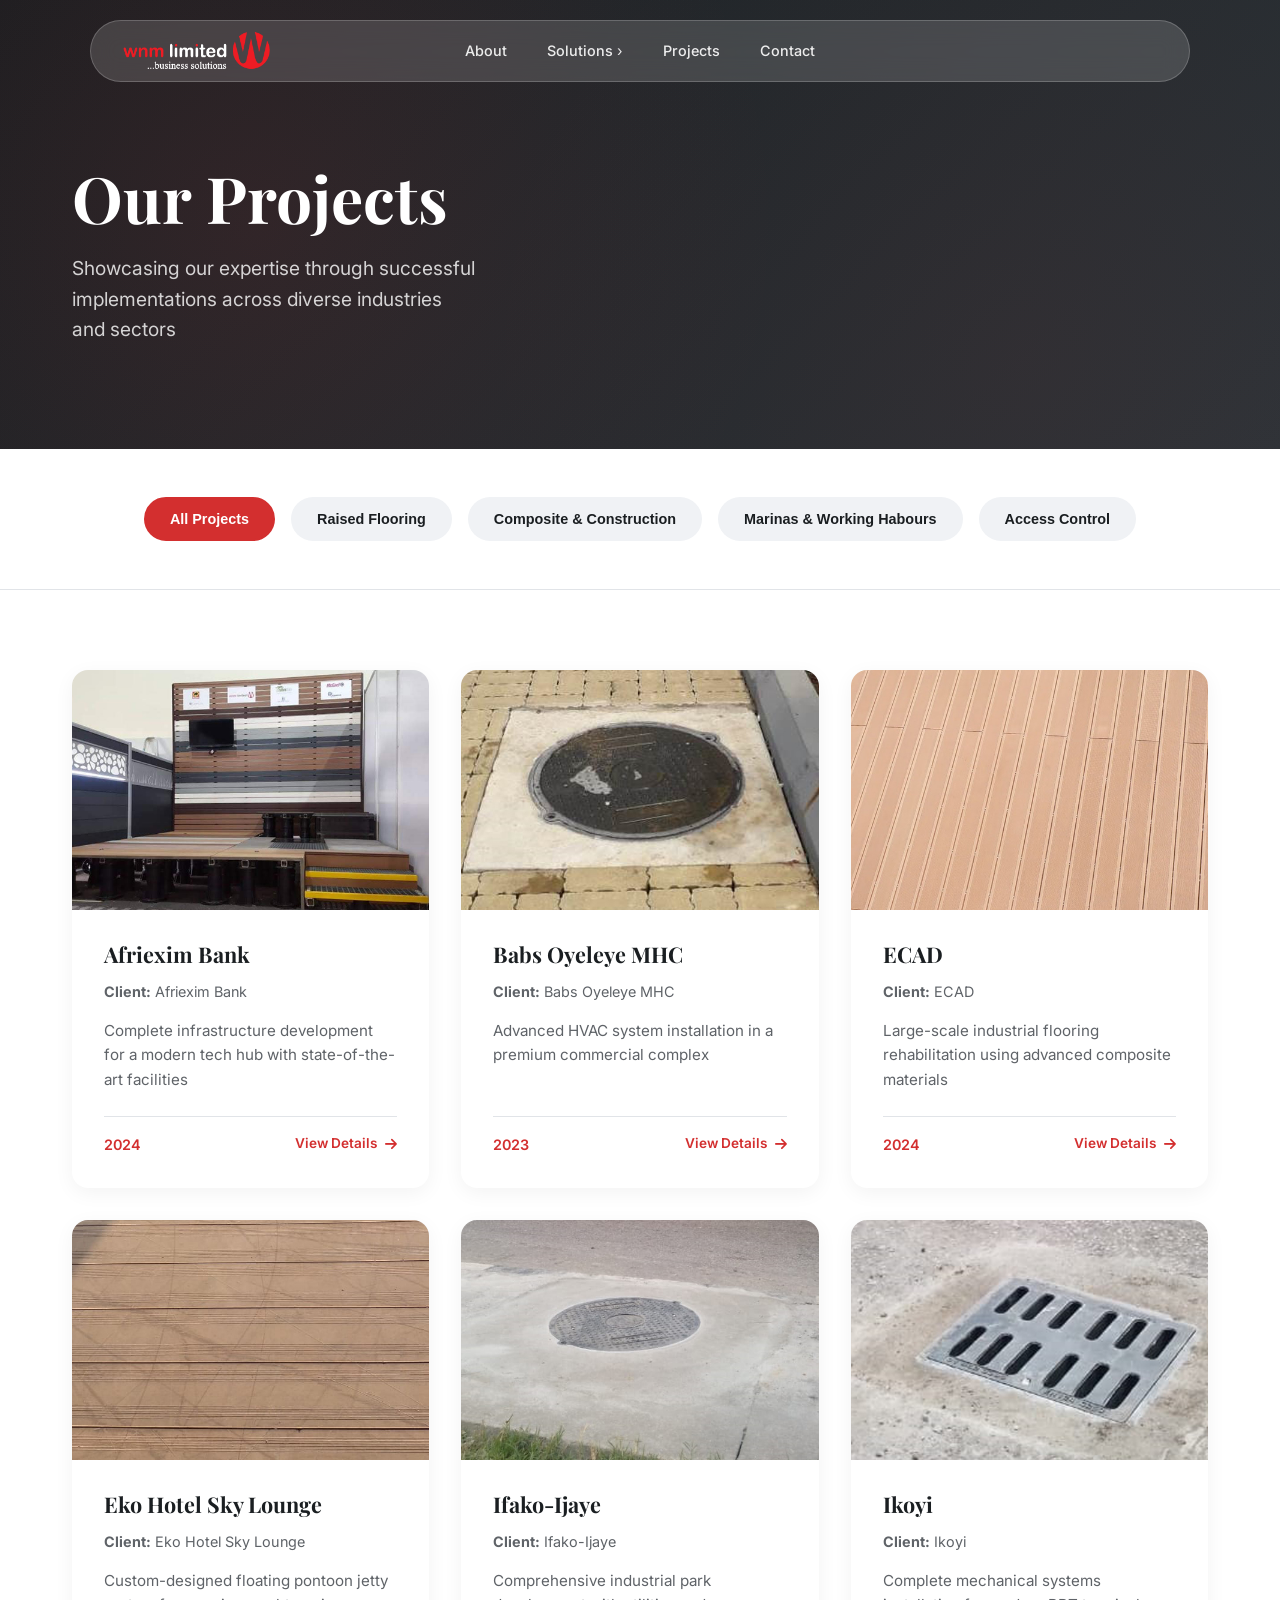
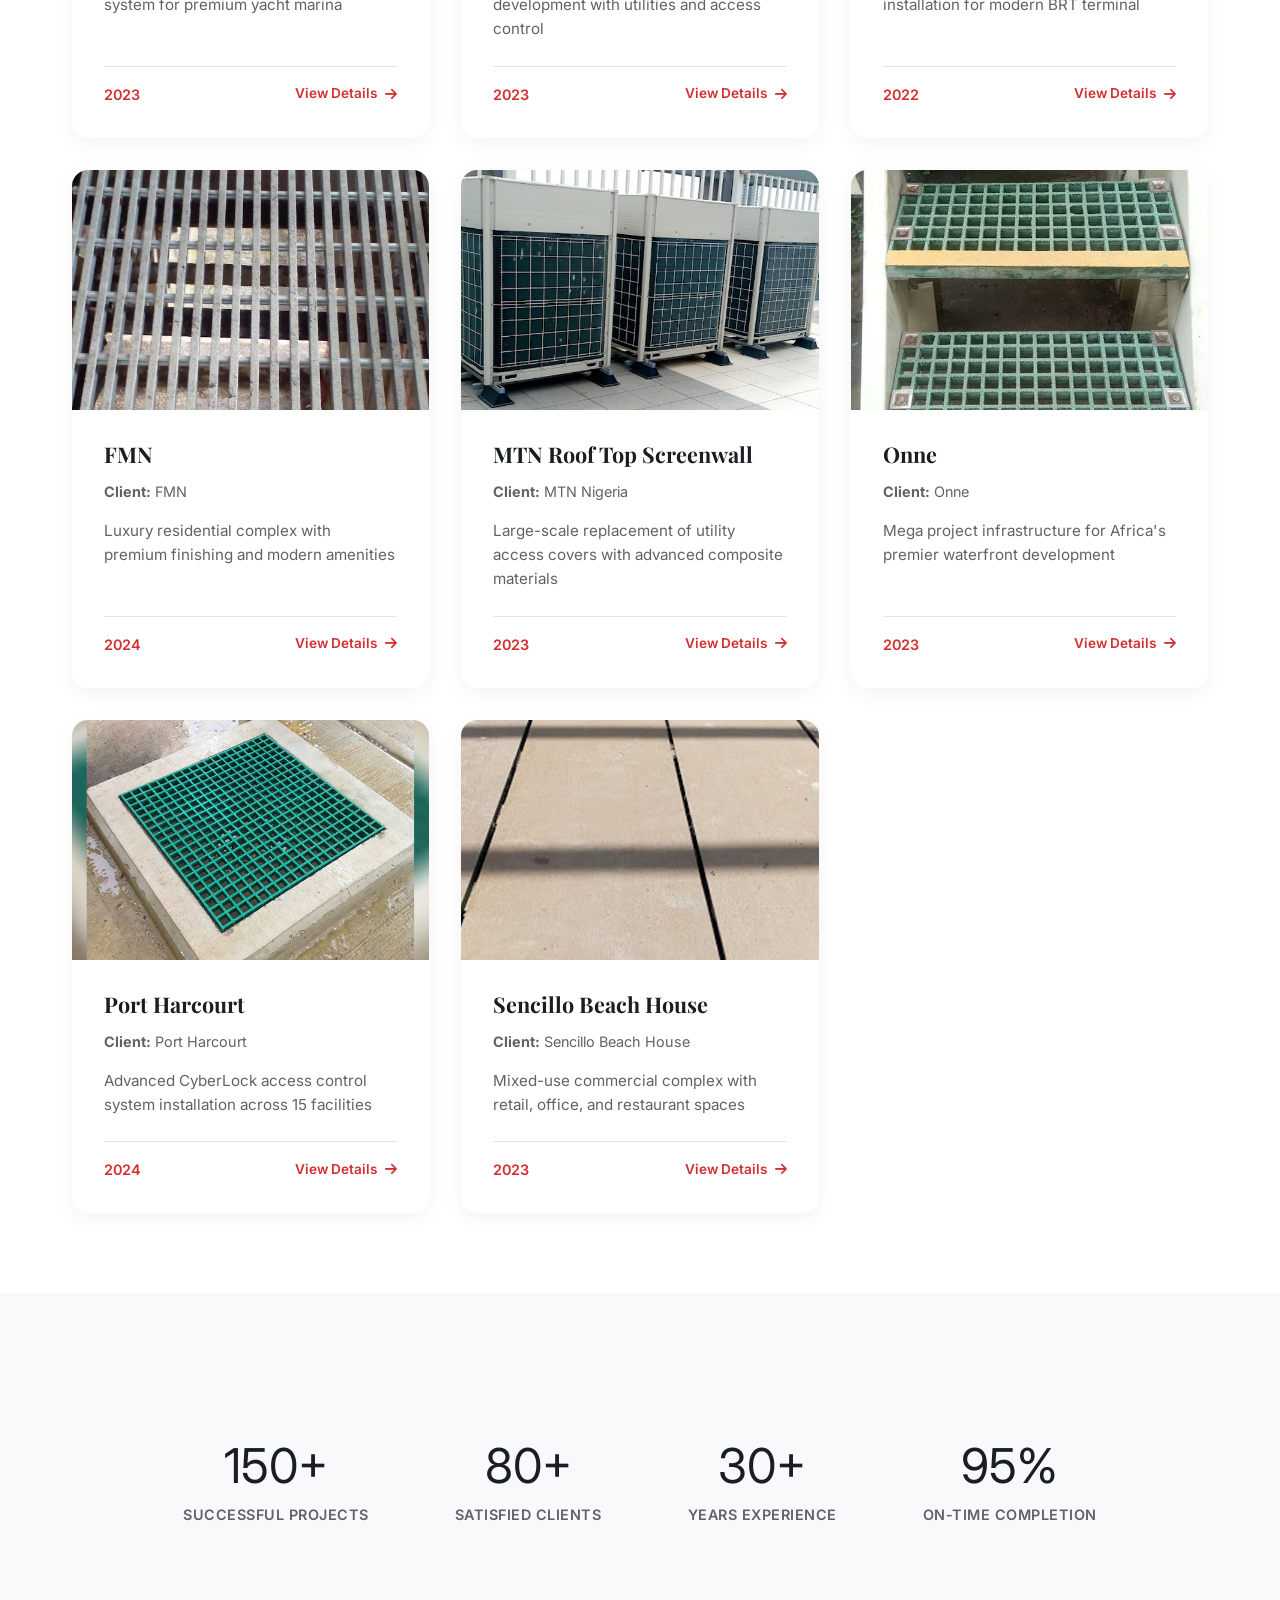
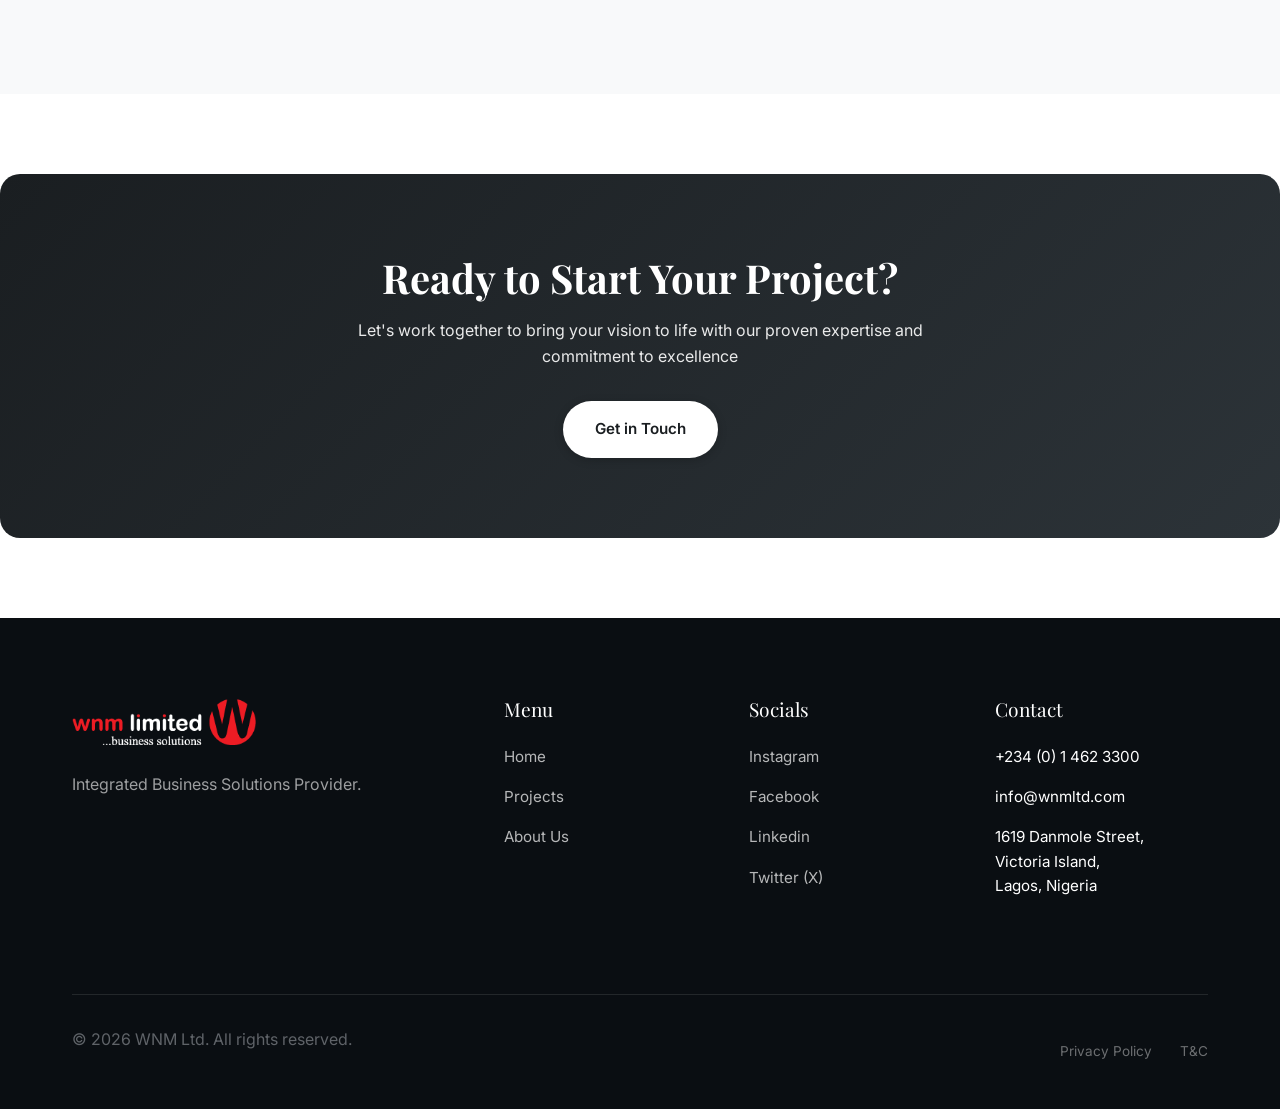
<file: projects.html>
<!DOCTYPE html>
<html lang="en">

<head>
    <meta charset="utf-8">
    <title>Our Projects | WNM Ltd - Innovative Business Solutions</title>
    <meta content="width=device-width, initial-scale=1.0" name="viewport">
    <meta content="" name="keywords">
    <meta content="" name="description">

    <!-- Favicon -->
    <link href="img/favicon.ico" rel="icon">

    <!-- Google Web Fonts -->
    <link rel="preconnect" href="https://fonts.googleapis.com">
    <link rel="preconnect" href="https://fonts.gstatic.com" crossorigin>
    <link href="https://fonts.googleapis.com/css2?family=Inter:wght@300;400;500;600;700&family=Playfair+Display:ital,wght@0,400;0,600;0,700;1,400&display=swap" rel="stylesheet">

    <!-- Icon Font Stylesheet -->
    <link href="https://cdnjs.cloudflare.com/ajax/libs/font-awesome/6.4.0/css/all.min.css" rel="stylesheet">
    <link href="https://cdn.jsdelivr.net/npm/bootstrap-icons@1.4.1/font/bootstrap-icons.css" rel="stylesheet">

    <!-- Custom Styles -->
    <link rel="stylesheet" href="css/style.css">
    <link rel="stylesheet" href="css/projects-detail.css">
</head>

<body>

  <!-- Navigation with Vertical Flyout Mega Menu -->
<header class="site-header">
    <div class="container header-inner">
        <a href="#" class="logo">
            <img src="images/wnm-logo.png" alt="WNM Ltd" style="height: 40px;">
        </a>
        <nav class="main-nav">
            <ul class="main-menu">
                <li><a href="about.html">About</a></li>
                
                <!-- Solutions Dropdown -->
                <li class="nav-item-with-dropdown">
                    <a href="solutions.html" class="nav-link-with-arrow">
                        Solutions
                        <span class="arrow-icon">›</span>
                    </a>
                    <div class="mega-menu">
                        <ul class="mega-menu-column">
                            <li class="mega-menu-item">
                                <a href="#" class="mega-menu-title" style="color: black;">
                                    Raised Flooring
                                    <span class="sub-arrow">›</span>
                                </a>
                                <ul class="submenu-level-3">
                                    <li><a href="solutionDetail.html?id=flooring-outdoor">Outdoor Flooring</a></li>
                                    <li><a href="solutionDetail.html?id=flooring-indoor">Indoor Flooring</a></li>
                                    <li><a href="solutionDetail.html?id=wood-plastic">WPC</a></li>
                                    <li><a href="solutionDetail.html?id=tiles-ceramic">Ceramic Tiles</a></li>
                                    <li><a href="solutionDetail.html?id=glass-reinforced">GRP</a></li>
                                </ul>
                            </li>
                            <li class="mega-menu-item">
                                <a href="#" class="mega-menu-title" style="color: black;">
                                    Composite & Construction
                                    <span class="sub-arrow">›</span>
                                </a>
                                <ul class="submenu-level-3">
                                    <li><a href="solutionDetail.html?id=profiles-grp">GRP Profiles</a></li>
                                    <li><a href="solutionDetail.html?id=covers-manhole">Manhole Covers</a></li>
                                    <li><a href="solutionDetail.html?id=manlock-bolts">Manlock Bolts</a></li>
                                </ul>
                            </li>
                            <li class="mega-menu-item">
                                <a href="#" class="mega-menu-title" style="color: black;">
                                    Marinas & Working Harbours
                                    <span class="sub-arrow">›</span>
                                </a>
                                <ul class="submenu-level-3">
                                    <li><a href="solutionDetail.html?id=floating-pontoon">Floating Pontoon Jetties</a></li>
                                </ul>
                            </li>
                            <li class="mega-menu-item">
                                <a href="#" class="mega-menu-title" style="color: black;">
                                    Floating Pontoon Jetties
                                    <span class="sub-arrow">›</span>
                                </a>
                                <ul class="submenu-level-3">
                                    <li><a href="#">Overview</a></li>
                                    <li><a href="#">Case Study 1</a></li>
                                    <li><a href="#">Case Study 2</a></li>
                                    <li><a href="#">Case Study 3</a></li>
                                </ul>
                            </li>
                            <li class="mega-menu-item">
                                <a href="#" class="mega-menu-title" style="color: black;">
                                    Access Control
                                    <span class="sub-arrow">›</span>
                                </a>
                                <ul class="submenu-level-3">
                                    <li><a href="solutionDetail.html?id=lock-cyber">Cyber lock</a></li>
                                </ul>
                            </li>
                        </ul>
                    </div>
                </li>
                <li><a href="projects.html">Projects</a></li>
                <li><a href="contact.html">Contact</a></li>
            </ul>
        </nav>
        
        <button class="mobile-menu-toggle" aria-label="Toggle navigation">
            <span class="bar"></span>
            <span class="bar"></span>
            <span class="bar"></span>
        </button>
    </div>
</header>



    <!-- Hero Section -->
    <section class="projects-hero">
        <div class="container">
            <h1>Our Projects</h1>
            <p>Showcasing our expertise through successful <br> implementations across diverse industries <br> and sectors</p>
        </div>
    </section>

    <!-- Filter Section -->
    <section class="projects-filter-section">
        <div class="container">
            <div class="filter-controls">
                <button class="filter-btn active" data-filter="all">All Projects</button>
                <button class="filter-btn" data-filter="Raised Flooring">Raised Flooring</button>
                <button class="filter-btn" data-filter="Composite and Construction">Composite & Construction</button>
                <button class="filter-btn" data-filter="Marinas & Working Habours">Marinas & Working Habours</button>
                <button class="filter-btn" data-filter="Access Control">Access Control</button>
            </div>
        </div>
    </section>

    <!-- Projects Grid -->
    <section class="projects-grid-section">
        <div class="container">
            <div class="projects-grid" id="projects-grid">
                <!-- Projects will be populated dynamically -->
            </div>
        </div>
    </section>

    <!-- Stats Section -->
    <section class="projects-stats">
        <div class="container">
            <div class="stats-modern-row">
                <div class="stat-modern-item">
                    <h3 id="stat-projects">150+</h3>
                    <p>Successful Projects</p>
                </div>
                <div class="stat-modern-item">
                    <h3 id="stat-clients">80+</h3>
                    <p>Satisfied Clients</p>
                </div>
                <div class="stat-modern-item">
                    <h3 id="stat-years">30+</h3>
                    <p>Years Experience</p>
                </div>
                <div class="stat-modern-item">
                    <h3 id="stat-complete">95%</h3>
                    <p>On-Time Completion</p>
                </div>
            </div>
        </div>
    </section>

    <!-- CTA Section -->
    <section class="cta-projects">
        <div class="container">
            <h2>Ready to Start Your Project?</h2>
            <p>Let's work together to bring your vision to life with our proven expertise and commitment to excellence</p>
            <a href="contact.html" class="btn btn-white" style="background: white; color: var(--color-primary);">Get in Touch</a>
        </div>
    </section>

    <!-- Footer -->
    <footer class="site-footer-modern">
        <div class="container">
            <div class="footer-top">
                <div class="footer-brand">
                    <a href="#" class="logo-large">
                        <img src="images/wnm-logo.png" alt="WNM Ltd" style="height: 50px;">
                    </a>
                    <p>Integrated Business Solutions Provider.</p>
                </div>

                <div class="footer-nav">
                    <div class="footer-list">
                        <h5>Menu</h5>
                        <ul>
                            <li><a href="index.html">Home</a></li>
                            <li><a href="projects.html">Projects</a></li>
                            <li><a href="about.html">About Us</a></li>
                        </ul>
                    </div>

                    <div class="footer-list">
                        <h5>Socials</h5>
                        <ul>
                            <li><a href="https://www.instagram.com/wnmlimited/" target="_blank">Instagram</a></li>
                            <li><a href="https://www.facebook.com/wnmlimited/" target="_blank">Facebook</a></li>
                            <li><a href="https://www.linkedin.com/company/wnm-limited/" target="_blank">Linkedin</a></li>
                            <li><a href="https://x.com/wnmlimited" target="_blank">Twitter (X)</a></li>
                        </ul>
                    </div>

                    <div class="footer-list">
                        <h5>Contact</h5>
                        <ul>
                            <li>+234 (0) 1 462 3300</li>
                            <li>info@wnmltd.com</li>
                            <li>1619 Danmole Street,<br>Victoria Island,<br>Lagos, Nigeria</li>
                        </ul>
                    </div>
                </div>
            </div>

            <div class="footer-bottom">
                <p>&copy; 2026 WNM Ltd. All rights reserved.</p>
                <div class="footer-links">
                    <a href="#">Privacy Policy</a>
                    <a href="#">T&C</a>
                </div>
            </div>
        </div>
    </footer>

    <!-- JavaScript -->
    <script src="js/script.js"></script>
    <script src="js/projects.js"></script>

</body>

</html>
</file>
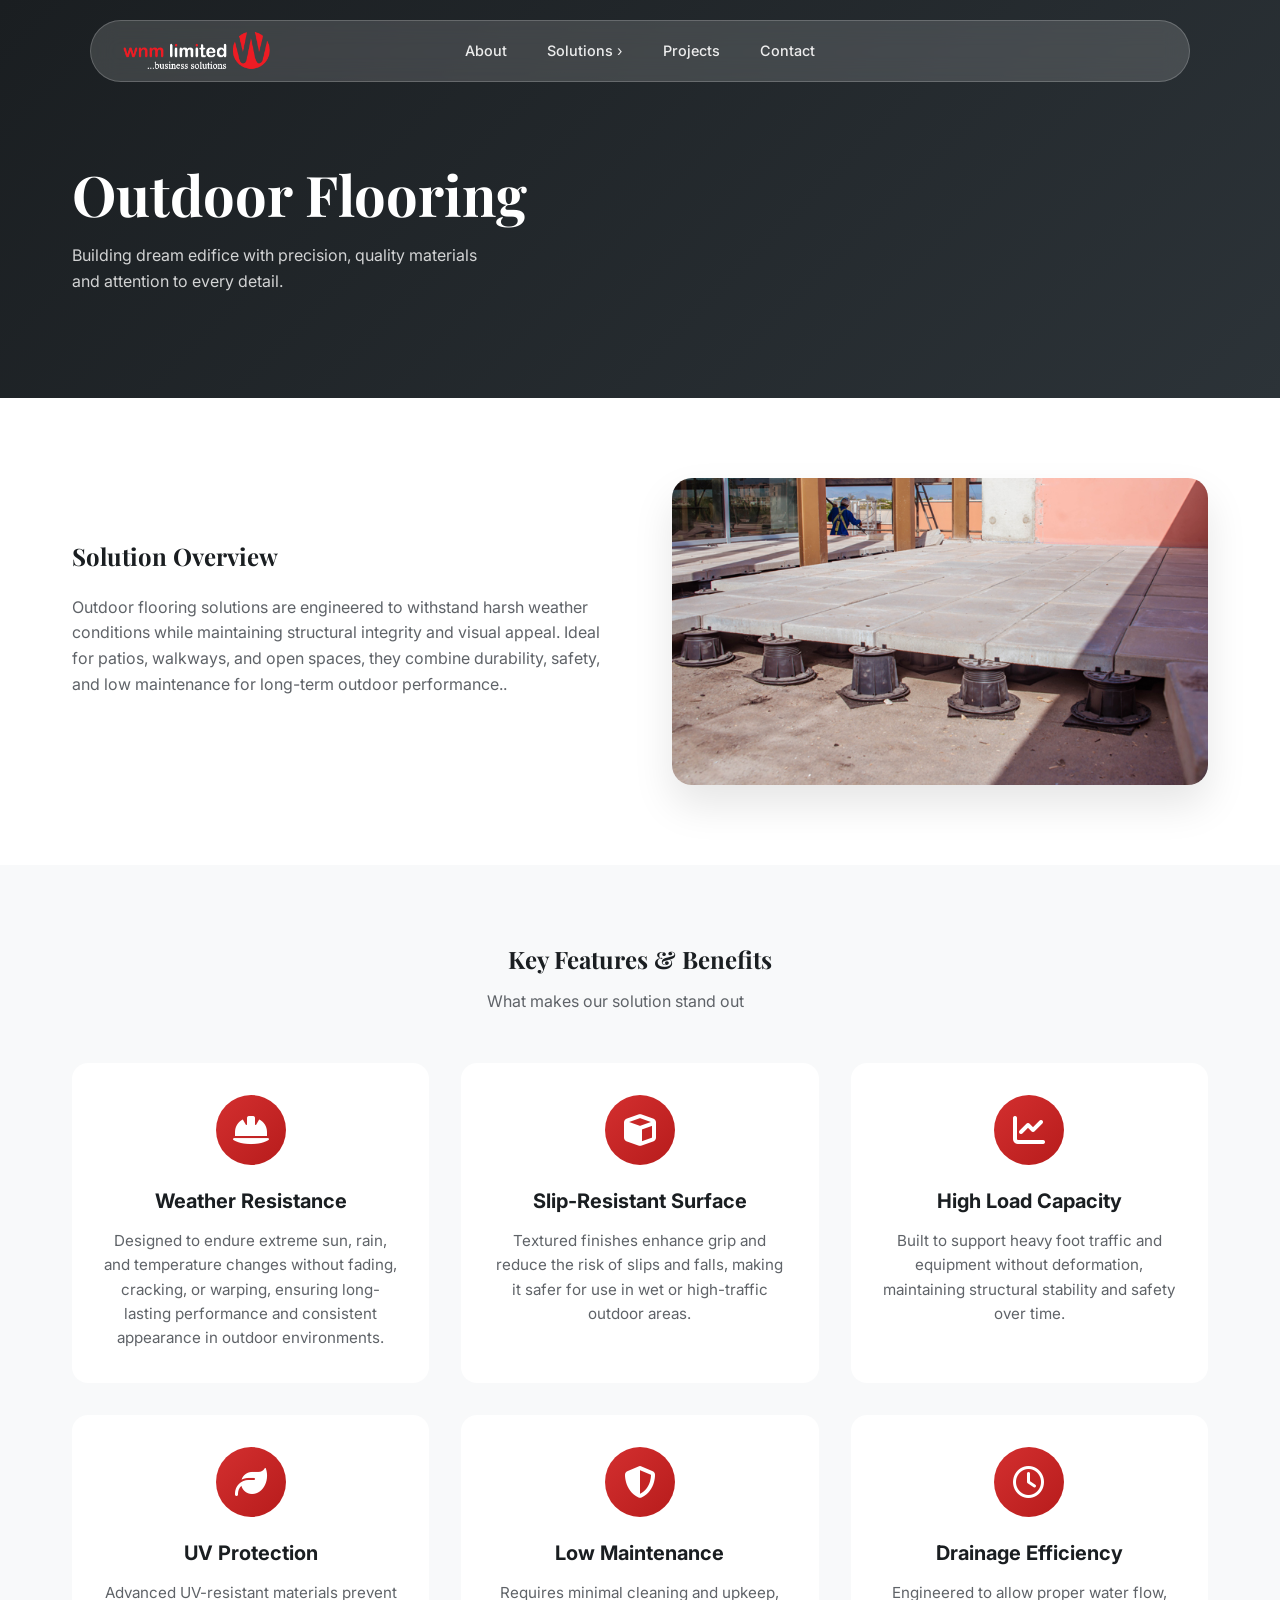
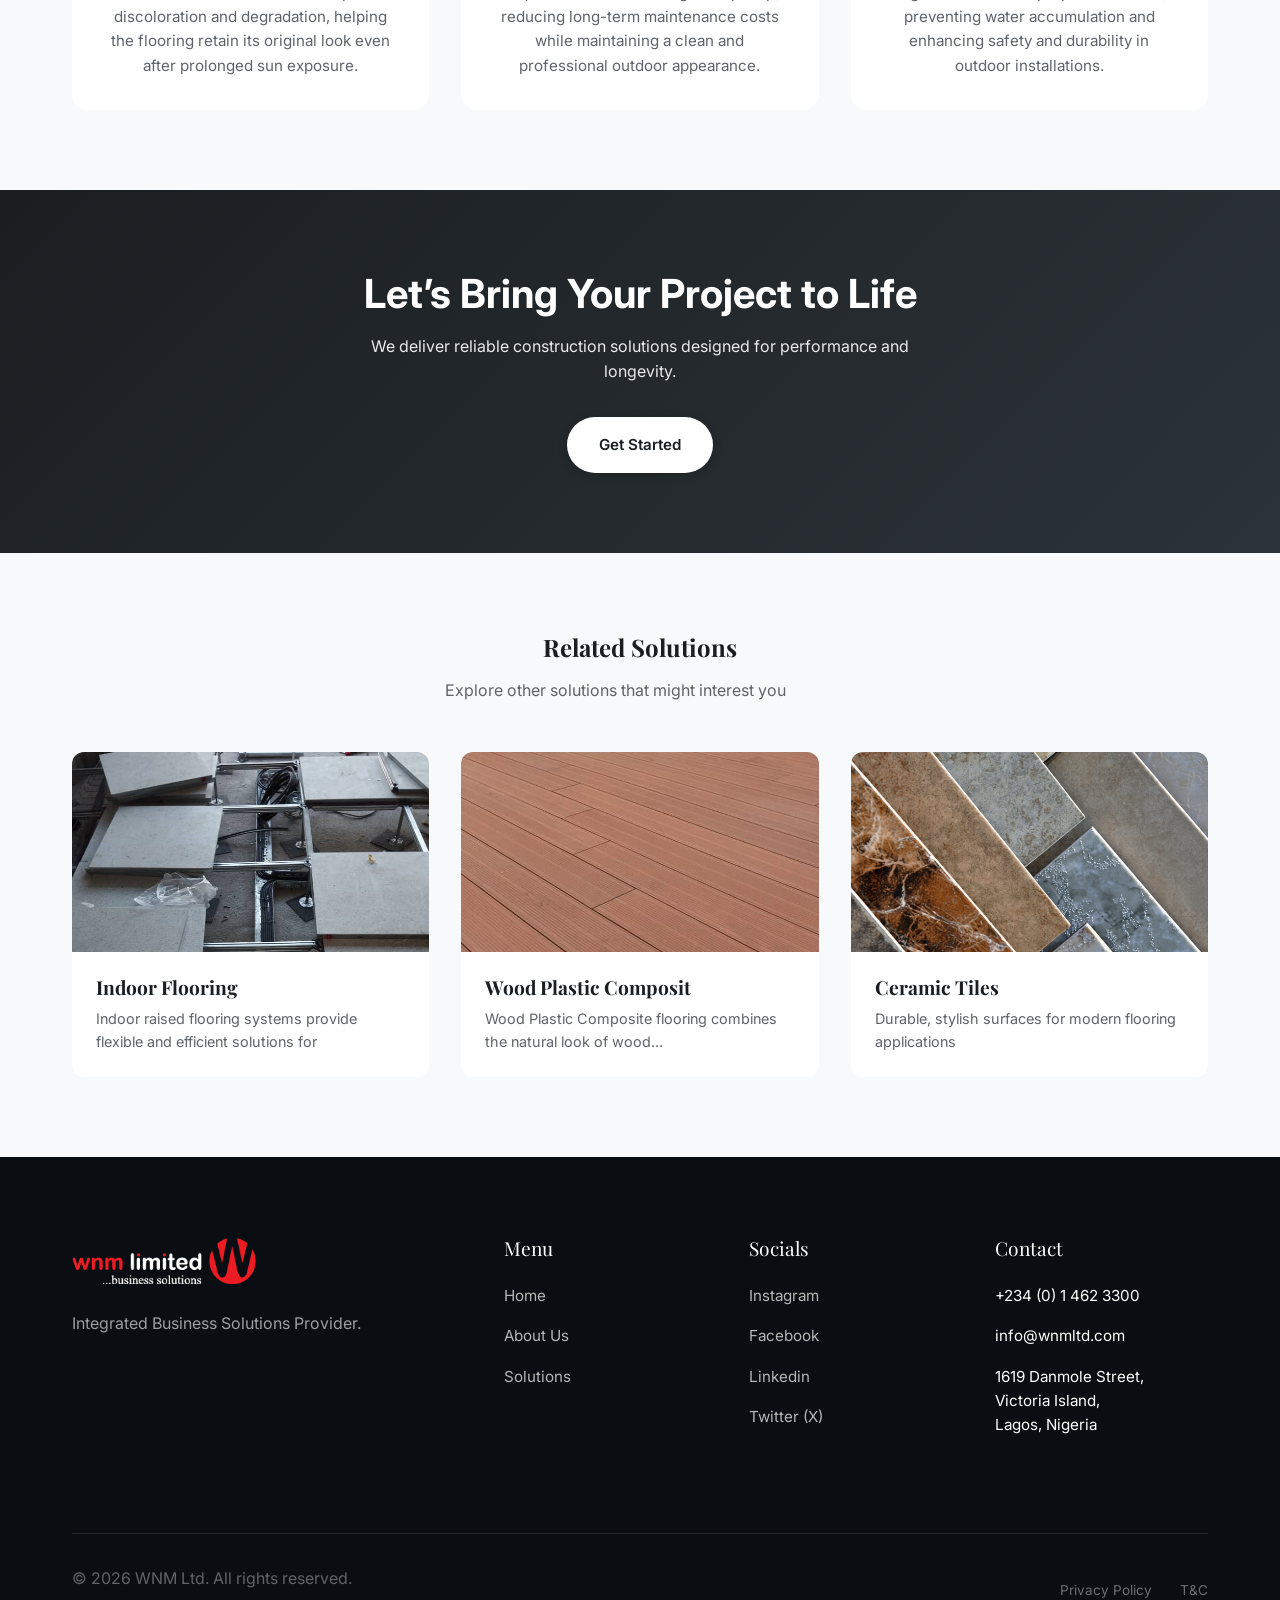
<file: solutionDetail.html>
<!DOCTYPE html>
<html lang="en">

<head>
    <meta charset="utf-8">
    <title>Solution Detail | WNM Ltd - Innovative Business Solutions</title>
    <meta content="width=device-width, initial-scale=1.0" name="viewport">
    <meta content="" name="keywords">
    <meta content="" name="description">

    <!-- Favicon -->
    <link href="img/favicon.ico" rel="icon">

    <!-- Google Web Fonts -->
    <link rel="preconnect" href="https://fonts.googleapis.com">
    <link rel="preconnect" href="https://fonts.gstatic.com" crossorigin>
    <link href="https://fonts.googleapis.com/css2?family=Inter:wght@300;400;500;600;700&family=Playfair+Display:ital,wght@0,400;0,600;0,700;1,400&display=swap" rel="stylesheet">

    <!-- Icon Font Stylesheet -->
    <link href="https://cdnjs.cloudflare.com/ajax/libs/font-awesome/6.4.0/css/all.min.css" rel="stylesheet">
    <link href="https://cdn.jsdelivr.net/npm/bootstrap-icons@1.4.1/font/bootstrap-icons.css" rel="stylesheet">

    <!-- Custom Styles -->
    <link rel="stylesheet" href="css/style.css">
    
    
</head>

<body>

   <!-- Navigation with Vertical Flyout Mega Menu -->
<header class="site-header">
    <div class="container header-inner">
        <a href="#" class="logo">
            <img src="images/wnm-logo.png" alt="WNM Ltd" style="height: 40px;">
        </a>
        <nav class="main-nav">
            <ul class="main-menu">
                <li><a href="about.html">About</a></li>
                
                <!-- Solutions Dropdown -->
                <li class="nav-item-with-dropdown">
                    <a href="solutions.html" class="nav-link-with-arrow">
                        Solutions
                        <span class="arrow-icon">›</span>
                    </a>
                    <div class="mega-menu">
                        <ul class="mega-menu-column">
                            <li class="mega-menu-item">
                                <a href="#" class="mega-menu-title" style="color: black;">
                                    Raised Flooring
                                    <span class="sub-arrow">›</span>
                                </a>
                                <ul class="submenu-level-3">
                                    <li><a href="solutionDetail.html?id=flooring-outdoor">Outdoor Flooring</a></li>
                                    <li><a href="solutionDetail.html?id=flooring-indoor">Indoor Flooring</a></li>
                                    <li><a href="solutionDetail.html?id=wood-plastic">WPC</a></li>
                                    <li><a href="solutionDetail.html?id=tiles-ceramic">Ceramic Tiles</a></li>
                                    <li><a href="solutionDetail.html?id=glass-reinforced">GRP</a></li>
                                </ul>
                            </li>
                            <li class="mega-menu-item">
                                <a href="#" class="mega-menu-title" style="color: black;">
                                    Composite & Construction
                                    <span class="sub-arrow">›</span>
                                </a>
                                <ul class="submenu-level-3">
                                    <li><a href="solutionDetail.html?id=profiles-grp">GRP Profiles</a></li>
                                    <li><a href="solutionDetail.html?id=covers-manhole">Manhole Covers</a></li>
                                    <li><a href="solutionDetail.html?id=manlock-bolts">Manlock Bolts</a></li>
                                </ul>
                            </li>
                            <li class="mega-menu-item">
                                <a href="#" class="mega-menu-title" style="color: black;">
                                    Marinas & Working Harbours
                                    <span class="sub-arrow">›</span>
                                </a>
                                <ul class="submenu-level-3">
                                    <li><a href="solutionDetail.html?id=floating-pontoon">Floating Pontoon Jetties</a></li>
                                </ul>
                            </li>
                            <li class="mega-menu-item">
                                <a href="#" class="mega-menu-title" style="color: black;">
                                    Floating Pontoon Jetties
                                    <span class="sub-arrow">›</span>
                                </a>
                                <ul class="submenu-level-3">
                                    <li><a href="#">Overview</a></li>
                                    <li><a href="#">Case Study 1</a></li>
                                    <li><a href="#">Case Study 2</a></li>
                                    <li><a href="#">Case Study 3</a></li>
                                </ul>
                            </li>
                            <li class="mega-menu-item">
                                <a href="#" class="mega-menu-title" style="color: black;">
                                    Access Control
                                    <span class="sub-arrow">›</span>
                                </a>
                                <ul class="submenu-level-3">
                                    <li><a href="solutionDetail.html?id=lock-cyber">Cyber lock</a></li>
                                </ul>
                            </li>
                        </ul>
                    </div>
                </li>
                <li><a href="projects.html">Projects</a></li>
                <li><a href="#">Contact</a></li>
            </ul>
        </nav>
        
        <button class="mobile-menu-toggle" aria-label="Toggle navigation">
            <span class="bar"></span>
            <span class="bar"></span>
            <span class="bar"></span>
        </button>
    </div>
</header>

    <!-- Hero Section -->
    <section class="detail-hero">
        <div class="container">
            <!-- <nav aria-label="breadcrumb">
                <ol class="breadcrumb">
                    <li class="breadcrumb-item"><a href="index.html">Home</a></li>
                    <li class="breadcrumb-item"><a href="our_solution.html">Our Solutions</a></li>
                    <li class="breadcrumb-item active" aria-current="page" id="breadcrumb-solution">Loading...</li>
                </ol>
            </nav> -->
            <h1 id="solution-title">Loading...</h1>
            <p id="solution-subtitle" style="color: rgba(255,255,255,0.8); max-width: 600px;">Loading...</p>
        </div>
    </section>

   
    <!-- Overview Section -->
    <section class="solution-overview">
        <div class="container">
            <div class="overview-grid">
                <div class="overview-content">
                    <h2 style="font-family: var(--font-serif); margin-bottom: 1.5rem;">Solution Overview</h2>
                    <p id="overview-text">Loading...</p>
                </div>
                <div class="overview-image">
                    <img id="overview-image" src="" alt="Solution overview">
                </div>
            </div>
        </div>
    </section>

    <!-- Key Features -->
    <section class="key-features">
        <div class="container">
            <div style="text-align: center; max-width: 700px; margin: 0 auto;">
                <h2 style="font-family: var(--font-serif); margin-bottom: 1rem;">Key Features & Benefits</h2>
                <p style="color: var(--color-text-muted);">What makes our solution stand out</p>
            </div>
            <div class="features-grid" id="features-grid">
                <!-- Features will be populated dynamically -->
            </div>
        </div>
    </section>

    <!-- Benefits Section -->
    

    <!-- CTA Section -->
    <section class="cta-detail">
        <div class="container">
            <h2>Let’s Bring Your Project to Life</h2>
            <p>We deliver reliable construction solutions designed for performance and longevity.</p>
            <a href="contact.html" class="btn btn-white" style="background: white; color: var(--color-primary);">Get Started</a>
        </div>
    </section>

    <!-- Related Solutions -->
    <section class="related-solutions">
        <div class="container">
            <div style="text-align: center; max-width: 700px; margin: 0 auto;">
                <h2 style="font-family: var(--font-serif); margin-bottom: 1rem;">Related Solutions</h2>
                <p style="color: var(--color-text-muted);">Explore other solutions that might interest you</p>
            </div>
            <div class="related-grid" id="related-solutions">
                <!-- Related solutions will be populated dynamically -->
            </div>
        </div>
    </section>

    <!-- Footer -->
     <footer class="site-footer-modern">
        <div class="container">
            <div class="footer-top">
                <div class="footer-brand">
                    <a href="#" class="logo-large">
                        <img src="images/wnm-logo.png" alt="WNM Ltd" style="height: 50px;">
                    </a>
                    <p>Integrated Business Solutions Provider.</p>
                </div>

                <div class="footer-nav">
                    <div class="footer-list">
                        <h5>Menu</h5>
                        <ul>
                            <li><a href="index.html">Home</a></li>
                            <li><a href="about.html">About Us</a></li>
                            <li><a href="solutions.html">Solutions</a></li>
                        </ul>
                    </div>

                    <div class="footer-list">
                        <h5>Socials</h5>
                        <ul>
                            <li><a href="https://www.instagram.com/wnmlimited/" target="_blank">Instagram</a></li>
                            <li><a href="https://www.facebook.com/wnmlimited/" target="_blank">Facebook</a></li>
                            <li><a href="https://www.linkedin.com/company/wnm-limited/" target="_blank">Linkedin</a>
                            </li>
                            <li><a href="https://x.com/wnmlimited" target="_blank">Twitter (X)</a></li>
                        </ul>
                    </div>

                    <div class="footer-list">
                        <h5>Contact</h5>
                        <ul>
                            <li>+234 (0) 1 462 3300</li>
                            <li>info@wnmltd.com</li>
                            <li>1619 Danmole Street,<br>Victoria Island,<br>Lagos, Nigeria</li>
                        </ul>
                    </div>
                </div>
            </div>

            <div class="footer-bottom">
                <p>&copy; 2026 WNM Ltd. All rights reserved.</p>
                <div class="footer-links">
                    <a href="#">Privacy Policy</a>
                    <a href="#">T&C</a>
                </div>
            </div>
        </div>
    </footer>


    <!-- JavaScript -->
    <script src="js/script.js"></script>
    <script src="js/solutions.js"></script>


</body>

</html>
</file>
<file: css/style.css>
/* =========================================
   WNM Ltd - Corporate Identity Design System
   ========================================= */

@import url('https://fonts.googleapis.com/css2?family=Inter:wght@300;400;500;600;700&family=Playfair+Display:ital,wght@0,400;0,600;0,700;1,400&display=swap');

:root {
    /* Color System */
    --color-primary: #1A1E21;
    /* Charcoal Grey */
    --color-primary-light: #2C3338;
    --color-secondary: #F0F2F5;
    /* Soft Grey */
    --color-secondary-dark: #E1E4E8;
    --color-accent: #D32F2F;
    /* Bold Red */
    --color-accent-hover: #B71C1C;
    --color-text-main: #1A1E21;
    --color-text-muted: #5F6368;
    --color-white: #FFFFFF;
    --color-border: #E1E4E8;

    /* Typography */
    --font-main: 'Inter', -apple-system, BlinkMacSystemFont, "Segoe UI", Roboto, Helvetica, Arial, sans-serif;
    --font-serif: 'Playfair Display', serif;

    /* Spacing & Layout */
    --section-spacing: 6rem;
    --container-width: 1200px;
    --container-padding: 2rem;
    --border-radius: 12px;
    /* Increased radius based on ref */

    /* Transitions */
    --transition-fast: 0.2s ease;
    --transition-smooth: 0.4s cubic-bezier(0.25, 0.46, 0.45, 0.94);
}

/* =========================================
   Reset & Base Styles
   ========================================= */

* {
    margin: 0;
    padding: 0;
    box-sizing: border-box;
}

html {
    scroll-behavior: smooth;
    font-size: 16px;
}

body {
    font-family: var(--font-main);
    color: var(--color-text-main);
    background-color: var(--color-white);
    /* Changed to white base */
    line-height: 1.6;
    -webkit-font-smoothing: antialiased;
}

h1,
h2,
h3,
h4,
h5,
h6 {
    line-height: 1.2;
    font-weight: 700;
    color: var(--color-primary);
    margin-bottom: 1rem;
}

p {
    margin-bottom: 1.5rem;
    color: var(--color-text-muted);
    font-size: 1rem;
    max-width: 65ch;
}

a {
    text-decoration: none;
    color: inherit;
    transition: var(--transition-fast);
}

ul {
    list-style: none;
}

img {
    max-width: 100%;
    height: auto;
    display: block;
}

/* =========================================
   Utilities
   ========================================= */

.container {
    width: 100%;
    max-width: var(--container-width);
    margin: 0 auto;
    padding: 0 var(--container-padding);
}

.text-center {
    text-align: center;
}

.bg-light {
    background-color: var(--color-secondary);
}

.btn {
    display: inline-flex;
    align-items: center;
    justify-content: center;
    padding: 0.75rem 1.5rem;
    font-weight: 600;
    font-size: 0.95rem;
    border-radius: 50px;
    /* Pill shape based on ref */
    border: none;
    cursor: pointer;
    transition: var(--transition-fast);
}

.btn-primary {
    background-color: var(--color-accent);
    color: var(--color-white);
}

.btn-primary:hover {
    background-color: var(--color-accent-hover);
    transform: translateY(-1px);
}

.btn-secondary {
    background-color: transparent;
    border: 1px solid var(--color-primary);
    color: var(--color-primary);
}

.btn-secondary:hover {
    background-color: var(--color-primary);
    color: var(--color-white);
}

.section-padding {
    padding: var(--section-spacing) 0;
}

.rounded-img {
    border-radius: var(--border-radius);
}

.shadow-lg {
    box-shadow: 0 20px 40px rgba(0, 0, 0, 0.1);
}

/* =========================================
   Layout Patterns
   ========================================= */

.section-header {
    margin-bottom: 3rem;
}

.section-title {
    font-size: 2.25rem;
    letter-spacing: -0.03em;
}

.section-subtitle {
    display: block;
    color: var(--color-accent);
    text-transform: uppercase;
    font-size: 0.8rem;
    font-weight: 700;
    letter-spacing: 0.1em;
    margin-bottom: 0.5rem;
}

.grid-2 {
    display: grid;
    grid-template-columns: repeat(2, 1fr);
    gap: 2rem;
}

.grid-3 {
    display: grid;
    grid-template-columns: repeat(3, 1fr);
    gap: 2rem;
}

.grid-4 {
    display: grid;
    grid-template-columns: repeat(4, 1fr);
    gap: 1.5rem;
}

.split-section {
    display: grid;
    grid-template-columns: 1fr 1fr;
    align-items: center;
    gap: 5rem;
}

@media (max-width: 900px) {

    .grid-3,
    .grid-4 {
        grid-template-columns: repeat(2, 1fr);
    }

    .split-section {
        grid-template-columns: 1fr;
        gap: 3rem;
    }
}

@media (max-width: 600px) {

    .grid-3,
    .grid-4 {
        grid-template-columns: 1fr;
    }
}


/* =========================================
   Component: Navbar
   ========================================= */
/* =========================================
   Component: Navbar (Floating)
   ========================================= */
.site-header {
    position: fixed;
    top: 20px;
    left: 50%;
    transform: translateX(-50%);
    width: 90%;
    max-width: 1100px;
    background-color: rgba(255, 255, 255, 0.15);
    /* Glass effect */
    backdrop-filter: blur(12px);
    -webkit-backdrop-filter: blur(12px);
    border: 1px solid rgba(255, 255, 255, 0.2);
    border-radius: 50px;
    /* Pill shape */
    z-index: 1000;
    transition: all 0.3s ease;
}

.header-inner {
    display: flex;
    justify-content: space-between;
    align-items: center;
    height: 60px;
    padding: 0 2rem;
    position: relative;
}

.logo {
    font-size: 1.25rem;
    font-weight: 700;
    color: var(--color-white);
    /* White for contrast on header */
    display: flex;
    align-items: center;
    gap: 0.5rem;
    z-index: 2;
    /* Ensure logo is clickable */
}

.logo span {
    color: var(--color-white);
}

.main-nav {
    position: absolute;
    left: 50%;
    transform: translateX(-50%);
    width: auto;
}

.main-nav ul {
    display: flex;
    gap: 2.5rem;
    list-style: none;
    margin: 0;
    padding: 0;
}

.main-nav a {
    font-size: 0.9rem;
    font-weight: 500;
    color: rgba(255, 255, 255, 0.9);
}

.main-nav a:hover {
    color: var(--color-white);
    text-shadow: 0 0 10px rgba(255, 255, 255, 0.5);
}

.mobile-menu-toggle {
    display: none;
    background: none;
    border: none;
    cursor: pointer;
    flex-direction: column;
    gap: 5px;
}

.bar {
    width: 25px;
    height: 2px;
    background: var(--color-primary);
}

@media (max-width: 768px) {
    .main-nav {
        position: fixed;
        top: 70px;
        left: 0;
        width: 100%;
        background: var(--color-white);
        border-bottom: 1px solid var(--color-border);
        padding: 2rem;
        transform: translateY(-100%);
        opacity: 0;
        transition: var(--transition-smooth);
        pointer-events: none;
    }

    .main-nav.active {
        transform: translateY(0);
        opacity: 1;
        pointer-events: all;
    }

    .main-nav ul {
        flex-direction: column;
        align-items: center;
    }

    .mobile-menu-toggle {
        display: flex;
    }
}







/* =========================================
   Component: Navbar
   ========================================= */
.site-header {
    position: fixed;
    top: 20px;
    left: 50%;
    transform: translateX(-50%);
    width: 90%;
    max-width: 1100px;
    background-color: rgba(255, 255, 255, 0.15);
    backdrop-filter: blur(12px);
    -webkit-backdrop-filter: blur(12px);
    border: 1px solid rgba(255, 255, 255, 0.2);
    border-radius: 50px;
    z-index: 1000;
    transition: all 0.3s ease;
}

.header-inner {
    display: flex;
    justify-content: space-between;
    align-items: center;
    height: 60px;
    padding: 0 2rem;
    position: relative;
}

.logo img {
    height: 40px;
}

.main-nav {
    position: absolute;
    left: 50%;
    transform: translateX(-50%);
    width: auto;
}

.main-nav ul {
    display: flex;
    gap: 2.5rem;
    list-style: none;
    margin: 0;
    padding: 0;
}

.main-nav a {
    font-size: 0.9rem;
    font-weight: 500;
    color: rgba(255, 255, 255, 0.9);
    text-decoration: none;
    transition: all 0.3s ease;
}

.main-nav a:hover {
    color: var(--color-white);
    text-shadow: 0 0 10px rgba(255, 255, 255, 0.5);
}


/* Mega Menu Styles - COMPLETE VERTICAL LAYOUT */
.dropdown {
    position: relative;
}

.dropdown-toggle i {
    font-size: 0.7rem;
    margin-left: 5px;
    transition: transform 0.3s ease;
}

.dropdown:hover .dropdown-toggle i {
    transform: rotate(180deg);
}

/* Mega Menu Container - VERTICAL */
.mega-menu {
    position: absolute;
    top: 100%;
    left: 0;
    background: rgba(255, 255, 255, 0.98);
    backdrop-filter: blur(10px);
    -webkit-backdrop-filter: blur(10px);
    border-radius: 12px;
    padding: 0;
    margin: 0;
    min-width: 250px;
    opacity: 0;
    visibility: hidden;
    transition: all 0.3s ease;
    border: 1px solid rgba(0, 0, 0, 0.1);
    box-shadow: 0 15px 40px rgba(0, 0, 0, 0.15);
    z-index: 1001;
    display: flex;
    flex-direction: column;
    list-style: none;
    overflow: visible;
}

.dropdown:hover .mega-menu {
    opacity: 1;
    visibility: visible;
    transform: translateY(0);
}

/* Mega Menu Items - VERTICAL */
.mega-menu-item {
    position: relative;
    padding: 0;
    margin: 0;
    list-style: none;
    border-bottom: 1px solid rgba(0, 0, 0, 0.05);
}

.mega-menu-item:last-child {
    border-bottom: none;
}

.mega-menu-item > a {
    font-weight: 600;
    color: #333 !important;
    padding: 10px 20px !important;
    margin: 0 !important;
    display: block;
    font-size: 0.95rem;
    transition: all 0.2s ease;
    white-space: nowrap;
}

.mega-menu-item > a i {
    float: right;
    margin-top: 3px;
    transition: transform 0.3s ease;
}

.mega-menu-item:hover > a {
    background: rgba(0, 0, 0, 0.05);
    color: var(--color-primary) !important;
}

.mega-menu-item:hover > a i {
    transform: translateX(5px);
}

/* Third Level Sub-menu - VERTICAL (stacked) */
.sub-dropdown-menu {
    position: absolute;
    left: 100%;
    top: 0;
    background: white;
    border-radius: 8px;
    padding: 0;
    margin: 0;
    min-width: 200px;
    opacity: 0;
    visibility: hidden;
    transition: all 0.3s ease;
    border: 1px solid rgba(0, 0, 0, 0.1);
    box-shadow: 0 10px 30px rgba(0, 0, 0, 0.1);
    z-index: 1002;
    list-style: none;
    /* Force VERTICAL stacking */
    display: flex;
    flex-direction: column;
}

.mega-menu-item:hover .sub-dropdown-menu {
    opacity: 1;
    visibility: visible;
    transform: translateX(5px);
}

.sub-dropdown-menu li {
    display: block;
    margin: 0;
    padding: 0;
    width: 100%;
    border-bottom: 1px solid rgba(0, 0, 0, 0.05);
}

.sub-dropdown-menu li:last-child {
    border-bottom: none;
}

.sub-dropdown-menu a {
    color: #555 !important;
    padding: 8px 20px !important;
    display: block;
    font-size: 0.85rem;
    white-space: nowrap;
    width: 100%;
    text-align: left;
    transition: all 0.2s ease;
}

.sub-dropdown-menu a:hover {
    background: rgba(0, 0, 0, 0.05);
    color: var(--color-primary) !important;
    padding-left: 25px !important;
}







/* Mobile Menu Toggle */
.mobile-menu-toggle {
    display: none;
    background: none;
    border: none;
    cursor: pointer;
    flex-direction: column;
    gap: 5px;
    z-index: 1002;
}

.bar {
    width: 25px;
    height: 2px;
    background: var(--color-primary);
    transition: all 0.3s ease;
}

/* Mobile Responsive - VERTICAL */
@media (max-width: 768px) {
    .site-header {
        width: 95%;
        border-radius: 30px;
        top: 10px;
    }

    .main-nav {
        position: fixed;
        top: 70px;
        left: 0;
        width: 100%;
        background: #ffffff;
        border-bottom: 1px solid #e0e0e0;
        padding: 1.5rem;
        transform: translateY(-150%);
        opacity: 0;
        transition: transform 0.4s ease, opacity 0.3s ease;
        pointer-events: none;
        box-shadow: 0 10px 30px rgba(0, 0, 0, 0.1);
        border-radius: 0 0 20px 20px;
    }

    .main-nav.active {
        transform: translateY(0);
        opacity: 1;
        pointer-events: all;
    }

    .main-nav ul {
        flex-direction: column;
        align-items: center;
        gap: 1rem;
    }

    .main-nav a {
        color: #333333 !important;
        font-size: 1rem;
    }



    /* Mobile Mega Menu - VERTICAL */
    .mega-menu {
        position: static;
        left: 0;
        transform: none;
        min-width: 100%;
        flex-direction: column;
        opacity: 0;
        visibility: hidden;
        max-height: 0;
        padding: 0;
        margin: 0;
        overflow: hidden;
        background: #f5f5f5;
        border: none;
        box-shadow: none;
        border-radius: 8px;
        margin-top: 5px;
    }

    .dropdown.active .mega-menu {
        opacity: 1;
        visibility: visible;
        max-height: 600px;
        padding: 0;
    }

    .mega-menu-item {
        border-bottom: 1px solid rgba(0, 0, 0, 0.08);
    }

    .mega-menu-item > a {
        padding: 12px 20px !important;
        margin: 0 !important;
    }

    .sub-dropdown-menu {
        position: static;
        left: 0;
        opacity: 0;
        visibility: hidden;
        max-height: 0;
        padding: 0;
        margin: 0;
        overflow: hidden;
        background: #e8e8e8;
        box-shadow: none;
        transform: none;
        border-radius: 0;
        min-width: 100%;
    }

    .mega-menu-item.active .sub-dropdown-menu {
        opacity: 1;
        visibility: visible;
        max-height: 300px;
        padding: 5px 0;
    }

    .sub-dropdown-menu a {
        padding: 8px 0 8px 35px !important;
        text-align: left;
    }

    .mobile-menu-toggle {
        display: flex;
    }

    .mobile-menu-toggle.active .bar:nth-child(1) {
        transform: rotate(45deg) translate(5px, 5px);
    }

    .mobile-menu-toggle.active .bar:nth-child(2) {
        opacity: 0;
    }

    .mobile-menu-toggle.active .bar:nth-child(3) {
        transform: rotate(-45deg) translate(7px, -6px);
    }
}



/* Tablet adjustments */
@media (min-width: 769px) and (max-width: 1024px) {
    .mega-menu {
        min-width: 500px;
    }
    
    .mega-menu-item {
        padding: 15px 10px;
    }
}









/* =========================================
   Component: Hero
   ========================================= */
.hero-section {
    position: relative;
    height: 100vh;
    /* Full screen */
    min-height: 700px;
    display: flex;
    align-items: center;
    margin-top: 0;
    /* Reset margin since header is floating */
    padding-top: 80px;
    /* Space for the header */
}

.hero-slideshow {
    position: absolute;
    top: 0;
    left: 0;
    width: 100%;
    height: 100%;
    z-index: -1;
    overflow: hidden;
}

.hero-slide {
    position: absolute;
    top: 0;
    left: 0;
    width: 100%;
    height: 100%;
    background-size: cover;
    background-position: center;
    opacity: 0;
    transition: opacity 1s ease-in-out;
}

.hero-slide.active {
    opacity: 1;
}

.hero-slideshow .overlay {
    position: absolute;
    top: 0;
    left: 0;
    width: 100%;
    height: 100%;
    background: rgba(0, 0, 0, 0.4);
    z-index: 1;
    /* Above slides, below content */
}

.hero-container {
    position: relative;
    z-index: 2;
    /* Ensure content is above overlay */
    width: 100%;
}

.hero-split {
    display: grid;
    grid-template-columns: 1.2fr 0.8fr;
    gap: 4rem;
    align-items: flex-end;
    padding-bottom: 2rem;
}

.hero-left h1 {
    font-family: var(--font-serif);
    font-size: 5.5rem;
    line-height: 1.1;
    color: var(--color-white);
    font-weight: 400;
}

.hero-left h1 em {
    font-style: italic;
    font-weight: 400;
}

.hero-right {
    display: flex;
    flex-direction: column;
    justify-content: flex-end;
    align-items: flex-start;
    padding-bottom: 1rem;
}

.hero-right p {
    color: rgba(255, 255, 255, 0.9);
    font-size: 1.1rem;
    margin-bottom: 2rem;
    max-width: 400px;
}

.btn-white {
    background-color: var(--color-white);
    color: var(--color-primary);
    padding: 1rem 2rem;
    border-radius: 50px;
    font-weight: 600;
    display: inline-flex;
    align-items: center;
    gap: 0.5rem;
}

.btn-white:hover {
    background-color: var(--color-secondary);
    transform: translateY(-2px);
}

.arrow-icon {
    font-weight: 400;
}

@media (max-width: 900px) {
    .hero-split {
        grid-template-columns: 1fr;
        gap: 2rem;
    }

    .hero-left h1 {
        font-size: 3.5rem;
    }
}






/* =========================================
   Component: Hero
   ========================================= */
.hero-section {
    position: relative;
    height: 100vh;
    /* Full screen */
    min-height: 700px;
    display: flex;
    align-items: center;
    margin-top: 0;
    /* Reset margin since header is floating */
    padding-top: 80px;
    /* Space for the header */
}

.hero-slideshow {
    position: absolute;
    top: 0;
    left: 0;
    width: 100%;
    height: 100%;
    z-index: -1;
    overflow: hidden;
}

.hero-slide {
    position: absolute;
    top: 0;
    left: 0;
    width: 100%;
    height: 100%;
    background-size: cover;
    background-position: center;
    opacity: 0;
    transition: opacity 1s ease-in-out;
}

.hero-slide.active {
    opacity: 1;
}

.hero-slideshow .overlay {
    position: absolute;
    top: 0;
    left: 0;
    width: 100%;
    height: 100%;
    background: linear-gradient(
        135deg,
        rgba(0, 0, 0, 0.75) 0%,
        rgba(0, 0, 0, 0.6) 50%,
        rgba(0, 0, 0, 0.4) 100%
    );
    z-index: 1;
    /* Above slides, below content */
}

.hero-container {
    position: relative;
    z-index: 2;
    /* Ensure content is above overlay */
    width: 100%;
    height: 100%;
    display: flex;
    align-items: center;
}

/* Hero Content Wrapper */
.hero-content-wrapper {
    position: relative;
    width: 100%;
}

.hero-content {
    position: absolute;
    top: 0;
    left: 0;
    width: 100%;
    opacity: 0;
    visibility: hidden;
    transition: opacity 0.6s ease-in-out, visibility 0.6s ease-in-out;
}

.hero-content.active {
    opacity: 1;
    visibility: visible;
    position: relative;
}

/* Centered text on the left - IMPROVED LEGIBILITY */
.hero-text-center {
    max-width: 700px;
    margin: 0;
    padding: 0;
}

.hero-text-center h1 {
    font-family: var(--font-serif);
    font-size: 4.5rem;
    line-height: 1.1;
    color: #FFFFFF;
    font-weight: 400;
    margin: 0 0 1.5rem 0;
    text-shadow: 2px 2px 4px rgba(0, 0, 0, 0.3);
}

.hero-text-center h1 em {
    font-style: italic;
    font-weight: 400;
}

/* IMPROVED SUBTITLE LEGIBILITY */
.hero-subtitle {
    color: #FFFFFF;
    font-size: 1.25rem;
    line-height: 1.6;
    margin-bottom: 2rem;
    max-width: 550px;
    font-weight: 500;
    text-shadow: 1px 1px 2px rgba(0, 0, 0, 0.5);
    background: rgba(0, 0, 0, 0.3);
    padding: 15px 20px;
    border-radius: 8px;
    backdrop-filter: blur(2px);
}

/* Alternative: If you don't want background blur, use this version instead */
/*
.hero-subtitle {
    color: #FFFFFF;
    font-size: 1.25rem;
    line-height: 1.6;
    margin-bottom: 2rem;
    max-width: 550px;
    font-weight: 500;
    text-shadow: 2px 2px 4px rgba(0, 0, 0, 0.5);
}
*/

.btn-white {
    background-color: var(--color-white);
    color: var(--color-primary);
    padding: 1rem 2rem;
    border-radius: 50px;
    font-weight: 600;
    display: inline-flex;
    align-items: center;
    gap: 0.5rem;
    transition: all 0.3s ease;
    text-decoration: none;
    box-shadow: 0 2px 10px rgba(0, 0, 0, 0.2);
}

.btn-white:hover {
    background-color: var(--color-secondary);
    transform: translateY(-2px);
    color: white;
    box-shadow: 0 4px 15px rgba(0, 0, 0, 0.3);
}

.arrow-icon {
    font-weight: 400;
}

/* Animation for content */
@keyframes contentFadeInUp {
    from {
        opacity: 0;
        transform: translateY(30px);
    }
    to {
        opacity: 1;
        transform: translateY(0);
    }
}

.hero-content.active .hero-text-center h1,
.hero-content.active .hero-subtitle,
.hero-content.active .btn-white {
    animation: contentFadeInUp 0.6s ease-out forwards;
}

.hero-content.active .hero-text-center h1 {
    animation-delay: 0.1s;
    opacity: 0;
    animation-fill-mode: forwards;
}

.hero-content.active .hero-subtitle {
    animation-delay: 0.3s;
    opacity: 0;
    animation-fill-mode: forwards;
}

.hero-content.active .btn-white {
    animation-delay: 0.5s;
    opacity: 0;
    animation-fill-mode: forwards;
}

/* Indicator Dots */
.hero-indicators {
    position: absolute;
    bottom: 40px;
    left: 0;
    right: 0;
    display: flex;
    justify-content: center;
    gap: 12px;
    z-index: 3;
}

.hero-indicator {
    width: 10px;
    height: 10px;
    border-radius: 50%;
    background-color: rgba(255, 255, 255, 0.5);
    cursor: pointer;
    transition: all 0.3s ease;
}

.hero-indicator.active {
    background-color: var(--color-white);
    width: 30px;
    border-radius: 5px;
}

.hero-indicator:hover {
    background-color: rgba(255, 255, 255, 0.9);
}

/* Responsive Design */
@media (max-width: 1200px) {
    .hero-text-center h1 {
        font-size: 4.5rem;
    }
    
    .hero-subtitle {
        font-size: 1.15rem;
        max-width: 500px;
        padding: 12px 18px;
    }
}

@media (max-width: 900px) {
    .hero-section {
        min-height: 600px;
    }
    
    .hero-text-center h1 {
        font-size: 3.5rem;
    }
    
    .hero-text-center {
        max-width: 90%;
    }
    
    .hero-subtitle {
        font-size: 1rem;
        max-width: 100%;
        padding: 12px 16px;
    }
}

@media (max-width: 768px) {
    .hero-text-center h1 {
        font-size: 2.8rem;
    }
    
    .hero-indicators {
        bottom: 20px;
    }
    
    .hero-subtitle {
        font-size: 0.95rem;
        padding: 10px 14px;
    }
}

@media (max-width: 480px) {
    .hero-text-center h1 {
        font-size: 2.2rem;
    }
    
    .hero-subtitle {
        font-size: 0.9rem;
        padding: 8px 12px;
    }
    
    .btn-white {
        padding: 0.8rem 1.5rem;
        font-size: 0.9rem;
    }
}













/* =========================================
   Component: Stats Bar (New)
   ========================================= */
.stats-bar {
    background: var(--color-white);
    padding: 3rem 0;
    border-bottom: 1px solid var(--color-border);
    margin-top: -3rem;
    /* Overlap effect if using shadow, here flush */
    position: relative;
    z-index: 10;
}

.stats-grid {
    display: grid;
    grid-template-columns: repeat(4, 1fr);
    gap: 2rem;
    background: var(--color-white);
    border-radius: var(--border-radius);
    padding: 2rem;
    box-shadow: 0 10px 30px rgba(0, 0, 0, 0.05);
}

.stat-item {
    padding-left: 1rem;
    border-left: 2px solid var(--color-secondary-dark);
}

.stat-icon {
    display: block;
    font-size: 0.9rem;
    font-weight: 700;
    color: var(--color-accent);
    margin-bottom: 0.5rem;
}

.stat-item h4 {
    font-size: 1.1rem;
    margin-bottom: 0.25rem;
}

.stat-item p {
    font-size: 0.9rem;
    margin-bottom: 0;
    line-height: 1.4;
}

@media (max-width: 768px) {
    .stats-grid {
        grid-template-columns: 1fr 1fr;
    }

    .hero-content h1 {
        font-size: 2.5rem;
    }
}

/* =========================================
   Component: Services Grid
   ========================================= */
.service-card {
    background: var(--color-white);
    padding: 2rem;
    border-radius: var(--border-radius);
    border: 1px solid var(--color-border);
    transition: var(--transition-fast);
}

.service-card:hover {
    border-color: var(--color-accent);
    box-shadow: 0 10px 20px rgba(0, 0, 0, 0.05);
}

.icon-box {
    width: 48px;
    height: 48px;
    background: var(--color-secondary);
    color: var(--color-accent);
    display: flex;
    align-items: center;
    justify-content: center;
    border-radius: 8px;
    margin-bottom: 1.5rem;
}

.service-card h3 {
    font-size: 1.1rem;
    margin-bottom: 0.5rem;
}

.service-card p {
    font-size: 0.9rem;
    margin-bottom: 0;
}

/* =========================================
   Component: Feature Rows (Wide Cards)
   ========================================= */
.feature-rows {
    display: flex;
    flex-direction: column;
    gap: 2rem;
}

.feature-row {
    position: relative;
    height: 350px;
    border-radius: var(--border-radius);
    background-size: cover;
    background-position: center;
    overflow: hidden;
    display: flex;
    align-items: flex-end;
}

.feature-overlay {
    background: linear-gradient(to top, rgba(0, 0, 0, 0.9), transparent);
    width: 100%;
    padding: 3rem;
    color: var(--color-white);
}

.feature-overlay h3 {
    color: var(--color-white);
    font-size: 1.75rem;
    margin-bottom: 0.5rem;
}

.feature-overlay p {
    color: rgba(255, 255, 255, 0.8);
    max-width: 500px;
    margin-bottom: 1.5rem;
}

.btn-arrow {
    color: var(--color-white);
    font-weight: 600;
    font-size: 0.9rem;
}

.btn-arrow:hover {
    text-decoration: underline;
}

/* =========================================
   Component: Team Grid
   ========================================= */
.team-card {
    text-align: center;
}

.team-card img {
    width: 200px;
    height: 200px;
    object-fit: cover;
    border-radius: 50%;
    /* Circle portraits */
    margin: 0 auto 1.5rem;
    border: 4px solid var(--color-white);
    box-shadow: 0 5px 15px rgba(0, 0, 0, 0.1);
}

.team-card h4 {
    margin-bottom: 0.25rem;
    font-size: 1.2rem;
}

.team-card p {
    color: var(--color-text-muted);
    font-size: 0.9rem;
}

/* =========================================
   Component: About Section (Stratwell Style)
   ========================================= */
.about-section {
    background-color: #F0F4F8;
    /* Light Grey/Blue */
    padding: 8rem 0;
    position: relative;
    z-index: 10;
}

.about-header {
    max-width: 900px;
    margin: 0 auto 5rem;
    text-align: center;
    display: flex;
    flex-direction: column;
    align-items: center;
}

.about-pill {
    display: inline-flex;
    align-items: center;
    gap: 0.5rem;
    padding: 0.5rem 1.2rem;
    border: 1px solid rgba(0, 0, 0, 0.1);
    border-radius: 50px;
    font-size: 0.75rem;
    font-weight: 600;
    text-transform: uppercase;
    letter-spacing: 0.05em;
    color: var(--color-text-muted);
    background-color: transparent;
    margin-bottom: 2rem;
}


.dot {
    width: 8px;
    height: 8px;
    background-color: var(--color-accent);
    /* Brand Red */

    border-radius: 50%;
}

.about-text {
    font-family: var(--font-serif);
    font-size: 3rem;
    line-height: 1.3;
    color: var(--color-primary);
    font-weight: 400;
}

.accent-italic {
    font-family: var(--font-serif);
    font-style: italic;
    color: var(--color-accent);
    /* Brand Red */

    font-weight: 400;
}

/* Stats Cards */
.stats-grid {
    display: grid;
    grid-template-columns: repeat(4, 1fr);
    gap: 1.5rem;
    margin-top: 3rem;
}

.stat-card {
    background: var(--color-white);
    padding: 2.5rem 2rem;
    border-radius: 16px;
    box-shadow: 0 10px 40px rgba(0, 0, 0, 0.04);
    display: flex;
    flex-direction: column;
    align-items: flex-start;
    justify-content: flex-start;
    text-align: left;
    transition: transform 0.3s ease;
    height: 100%;
}

.stat-card:hover {
    transform: translateY(-5px);
}

.stat-number {
    font-family: var(--font-serif);
    font-size: 3.5rem;
    color: var(--color-primary);
    line-height: 1;
    margin-bottom: 1rem;
    display: block;
}

.stat-card p {
    font-size: 0.95rem;
    line-height: 1.5;
    color: var(--color-text-muted);
}







/* =========================================
   Component: Services Section (Redesign)
   ========================================= */
.services-section {
    background-color: #F8F9FA;
    /* Slightly lighter than about for differentiation */
    padding: 8rem 0;
}

.services-wrapper {
    display: grid;
    grid-template-columns: repeat(3, 1fr);
    gap: 2rem;
    margin-top: 4rem;
}

/* Service Card Styles */
.service-card-modern {
    background: var(--color-white);
    padding: 2.5rem;
    border-radius: 16px;
    height: 100%;
    transition: var(--transition-fast);
    display: flex;
    flex-direction: column;
    align-items: flex-start;
}

.service-card-modern:hover {
    box-shadow: 0 10px 30px rgba(0, 0, 0, 0.05);
    transform: translateY(-3px);
}

/* Service Icon Images - Full width */
.service-icon-image {
    width: 100%;
    margin-bottom: 1.5rem;
    overflow: hidden;
    border-radius: 12px;
}

.service-icon-image img {
    width: 100%;
    height: auto;
    display: block;
    transition: transform 0.3s ease;
}

.service-card-modern:hover .service-icon-image img {
    transform: scale(1.05);
}

/* Alternative fixed height version (optional) */
/*
.service-icon-image {
    width: 100%;
    height: 200px;
    margin-bottom: 1.5rem;
    overflow: hidden;
    border-radius: 12px;
}

.service-icon-image img {
    width: 100%;
    height: 100%;
    object-fit: cover;
    display: block;
    transition: transform 0.3s ease;
}
*/

.service-card-modern h3 {
    font-family: var(--font-serif);
    font-size: 1.5rem;
    color: var(--color-primary);
    margin-bottom: 1rem;
    font-weight: 400;
}

.service-card-modern p {
    font-size: 0.95rem;
    line-height: 1.6;
    color: var(--color-text-muted);
    margin-bottom: 0;
}

/* Responsive Design */
@media (max-width: 1024px) {
    .services-wrapper {
        gap: 1.5rem;
    }
    
    .service-card-modern {
        padding: 2rem;
    }
    
    .service-card-modern h3 {
        font-size: 1.3rem;
    }
}

@media (max-width: 900px) {
    .services-wrapper {
        grid-template-columns: repeat(2, 1fr);
        gap: 1.5rem;
    }
}

@media (max-width: 600px) {
    .services-wrapper {
        grid-template-columns: 1fr;
        gap: 1.5rem;
    }
    
    .service-card-modern {
        padding: 1.5rem;
    }
    
    .service-icon-image {
        margin-bottom: 1rem;
    }
}

/* Remove old column styles since we're not using them anymore */
/* .service-col styles are no longer needed */


/* =========================================
   Clickable Service Card Styles
   ========================================= */

/* Make cards clickable while maintaining styling */
.service-card-modern {
    background: var(--color-white);
    padding: 2.5rem;
    border-radius: 16px;
    height: 100%;
    transition: var(--transition-fast);
    display: flex;
    flex-direction: column;
    align-items: flex-start;
    text-decoration: none;
    cursor: pointer;
    position: relative;
    overflow: hidden;
}

/* Remove default link underline and color */
.service-card-modern,
.service-card-modern:hover,
.service-card-modern:focus,
.service-card-modern:active {
    text-decoration: none;
    color: inherit;
}

/* Hover effect for clickable cards */
.service-card-modern:hover {
    box-shadow: 0 10px 30px rgba(0, 0, 0, 0.05);
    transform: translateY(-3px);
}

/* Optional: Add a subtle indicator that cards are clickable */
.service-card-modern::after {
    content: '→';
    position: absolute;
    bottom: 20px;
    right: 20px;
    font-size: 1.2rem;
    opacity: 0;
    transition: opacity 0.3s ease, transform 0.3s ease;
    color: var(--color-accent);
}

.service-card-modern:hover::after {
    opacity: 1;
    transform: translateX(5px);
}

/* Service Icon Images - Full width */
.service-icon-image {
    width: 100%;
    margin-bottom: 1.5rem;
    overflow: hidden;
    border-radius: 12px;
}

.service-icon-image img {
    width: 100%;
    height: auto;
    display: block;
    transition: transform 0.3s ease;
}

.service-card-modern:hover .service-icon-image img {
    transform: scale(1.05);
}

.service-card-modern h3 {
    font-family: var(--font-serif);
    font-size: 1.5rem;
    color: var(--color-primary);
    margin-bottom: 1rem;
    font-weight: 400;
    transition: color 0.3s ease;
}

.service-card-modern:hover h3 {
    color: var(--color-accent);
}

.service-card-modern p {
    font-size: 0.95rem;
    line-height: 1.6;
    color: var(--color-text-muted);
    margin-bottom: 0;
}

/* Responsive Design */
@media (max-width: 1024px) {
    .service-card-modern {
        padding: 2rem;
    }
    
    .service-card-modern h3 {
        font-size: 1.3rem;
    }
}

@media (max-width: 600px) {
    .service-card-modern {
        padding: 1.5rem;
    }
    
    .service-icon-image {
        margin-bottom: 1rem;
    }
    
    /* Remove arrow indicator on mobile for cleaner look */
    .service-card-modern::after {
        display: none;
    }
}









/* =========================================
   Footer & Animations
   ========================================= */
.site-footer {
    background: var(--color-primary);
    color: var(--color-white);
    padding: 5rem 0 2rem;
}

.footer-grid {
    display: grid;
    grid-template-columns: 2fr 1fr 1fr 1fr;
    gap: 4rem;
    margin-bottom: 4rem;
}

.footer-logo {
    font-size: 1.5rem;
    font-weight: 700;
    color: var(--color-white);
}

.footer-logo span {
    color: var(--color-accent);
}

.footer-col h4 {
    color: var(--color-white);
    font-size: 1rem;
    opacity: 0.9;
    margin-bottom: 1.5rem;
}

.footer-col a,
.footer-col p {
    color: rgba(255, 255, 255, 0.6);
    font-size: 0.9rem;
    margin-bottom: 0.75rem;
    display: block;
}

.footer-col a:hover {
    color: var(--color-white);
}

.copyright {
    border-top: 1px solid rgba(255, 255, 255, 0.1);
    padding-top: 2rem;
    text-align: center;
    color: rgba(255, 255, 255, 0.3);
    font-size: 0.8rem;
}

.fade-in {
    opacity: 0;
    transform: translateY(20px);
    transition: opacity 0.6s ease-out, transform 0.6s ease-out;
}

.fade-in.visible {
    opacity: 1;
    transform: translateY(0);
}

/* =========================================
   Component: Client Infinite Scroll
   ========================================= */
.client-section {
    padding: 3rem 0;
    max-width: var(--container-width);
    margin: 0 auto;
    border-bottom: 1px solid var(--color-border);
}

.client-container {
    display: flex;
    align-items: center;
    gap: 4rem;
}

.client-label {
    min-width: 250px;
    padding-right: 2rem;
    border-right: 2px solid var(--color-border);
}

.trust-text {
    font-weight: 600;
    color: var(--color-primary);
    font-size: 0.95rem;
    display: block;
    line-height: 1.4;
}

.client-logos-wrapper {
    overflow: hidden;
    position: relative;
    width: 100%;
    /* Fade mask on sides */
    mask-image: linear-gradient(to right, transparent, black 10%, black 90%, transparent);
    -webkit-mask-image: linear-gradient(to right, transparent, black 10%, black 90%, transparent);
}

.client-track {
    display: flex;
    align-items: center;
    gap: 4rem;
    width: max-content;
    animation: scroll-loop 30s linear infinite;
}

.client-track img {
    height: 35px;
    width: auto;
    opacity: 0.6;
    transition: opacity 0.3s ease;
    filter: grayscale(100%);
}

.client-track img:hover {
    opacity: 1;
    filter: grayscale(0%);
}

@keyframes scroll-loop {
    0% {
        transform: translateX(0);
    }

    100% {
        transform: translateX(-33.33%);
        /* Move 1/3 since we have 3 sets */
    }
}

@media (max-width: 900px) {
    .client-container {
        flex-direction: column;
        align-items: flex-start;
        gap: 2rem;
    }

    .client-label {
        border-right: none;
        padding-right: 0;
        border-bottom: 1px solid var(--color-border);
        padding-bottom: 1.5rem;
        width: 100%;
        min-width: auto;
    }

    .client-track {
        gap: 3rem;
    }
}

/* =========================================
   About Page Styles
   ========================================= */
.about-hero {
    background-color: var(--color-primary);
    padding: 10rem 0 6rem;
    color: var(--color-white);
    position: relative;
    overflow: hidden;
    margin-top: 0;
}

.about-hero h1 {
    color: var(--color-white);
    font-size: 4.5rem;
    margin-bottom: 1.5rem;
}

.about-hero p {
    color: rgba(255, 255, 255, 0.8);
    max-width: 700px;
    margin: 0 auto;
    font-size: 1.1rem;
}

.hero-shape {
    position: absolute;
    top: 0;
    left: 0;
    width: 100%;
    height: 100%;
    background: radial-gradient(circle at 10% 20%, rgba(255, 255, 255, 0.05) 0%, transparent 20%),
        radial-gradient(circle at 90% 80%, rgba(255, 255, 255, 0.05) 0%, transparent 20%);
    pointer-events: none;
}

.who-we-are {
    background-color: #F8F9FB;
    /* Light grey */
}

.highlight-text {
    font-size: 1.2rem;
    font-weight: 600;
    color: var(--color-primary);
    margin-top: 2rem;
}

.highlight-text em {
    color: var(--color-accent-hover);
    /* Blue/Purple typically, using accent here */
    font-style: normal;
}

/* Mission Section */
.mission-section {
    background: var(--color-white);
}

.mission-content {
    display: grid;
    grid-template-columns: 1.2fr 1fr;
    gap: 4rem;
    align-items: center;
    margin-top: 3rem;
}

.mission-text h2 {
    font-family: var(--font-serif);
    font-size: 3rem;
    font-weight: 400;
    line-height: 1.2;
}

.mission-text em {
    font-style: italic;
    color: var(--color-accent-hover);
    /* Or brand blue */
}

.stats-row {
    display: grid;
    grid-template-columns: repeat(4, 1fr);
    gap: 1.5rem;
    margin-top: 5rem;
}

.stat-block {
    background: var(--color-white);
    padding: 2rem;
    border-radius: 12px;
    box-shadow: 0 5px 20px rgba(0, 0, 0, 0.03);
}

.stat-value {
    font-family: var(--font-serif);
    font-size: 3rem;
    color: var(--color-primary);
    display: block;
    margin-bottom: 0.5rem;
}

.stat-block p {
    font-size: 0.85rem;
    margin-bottom: 0;
}

/* Modern Team (Faces) */
.team-section {
    background: #F0F4F8;
}

.team-grid-modern {
    display: flex;
    justify-content: center;
    flex-wrap: wrap;
    gap: 2rem;
}

.team-card-modern {
    position: relative;
    border-radius: 24px;
    overflow: hidden;
    height: 450px;
    width: 100%;
    max-width: 350px;
}

.member-image {
    width: 100%;
    height: 100%;
}

.member-image img {
    width: 100%;
    height: 100%;
    object-fit: cover;
    transition: transform 0.4s ease;
}

.team-card-modern:hover .member-image img {
    transform: scale(1.05);
}

.member-info {
    position: absolute;
    bottom: 0;
    left: 0;
    width: 100%;
    background: linear-gradient(to top, rgba(0, 0, 0, 0.9), transparent);
    padding: 3rem 1.5rem 1.5rem;
    color: var(--color-white);
    text-align: center;
}

.member-info h4 {
    color: var(--color-white);
    font-family: var(--font-serif);
    font-size: 1.5rem;
    margin-bottom: 0.25rem;
    font-weight: 400;
}

.member-info p {
    color: rgba(255, 255, 255, 0.8);
    margin-bottom: 0;
    font-size: 0.9rem;
}

/* =========================================
   Modern Footer Reference
   ========================================= */
.site-footer-modern {
    background-color: #0A0E12;
    /* Dark Navy/Black */
    color: var(--color-white);
    padding: 5rem 0 2rem;
    font-size: 0.95rem;
}

.footer-top {
    display: grid;
    grid-template-columns: 1fr 2fr;
    gap: 5rem;
    margin-bottom: 5rem;
}

.footer-brand p {
    color: rgba(255, 255, 255, 0.6);
    margin-top: 1.5rem;
    max-width: 300px;
}

.footer-nav {
    display: grid;
    grid-template-columns: repeat(3, 1fr);
    gap: 2rem;
}

.footer-list h5 {
    color: var(--color-white);
    font-family: var(--font-serif);
    font-size: 1.2rem;
    font-weight: 400;
    margin-bottom: 1.5rem;
}

.footer-list ul li {
    margin-bottom: 1rem;
}

.footer-list a {
    color: rgba(255, 255, 255, 0.7);
    transition: color 0.2s;
}

.footer-list a:hover {
    color: var(--color-white);
}

.footer-bottom {
    border-top: 1px solid rgba(255, 255, 255, 0.1);
    padding-top: 2rem;
    display: flex;
    justify-content: space-between;
    align-items: center;
    color: rgba(255, 255, 255, 0.4);
    font-size: 0.85rem;
}

.footer-links a {
    margin-left: 1.5rem;
    color: rgba(255, 255, 255, 0.4);
}

.logo-large {
    font-size: 1.5rem;
    font-weight: 700;
    color: var(--color-white);
    display: flex;
    align-items: center;
    gap: 0.5rem;
}

.logo-large span {
    color: var(--color-white);
    /* White in footer */
}

@media (max-width: 900px) {
    .mission-content {
        grid-template-columns: 1fr;
        gap: 2rem;
    }

    .stats-row {
        grid-template-columns: 1fr 1fr;
    }

    .footer-top {
        grid-template-columns: 1fr;
        gap: 3rem;
    }

    .footer-nav {
        grid-template-columns: 1fr 1fr;
    }
}

@media (max-width: 600px) {
    .about-hero h1 {
        font-size: 3rem;
    }

    .team-grid-modern {
        grid-template-columns: 1fr;
    }

    .footer-nav {
        grid-template-columns: 1fr;
    }

    .footer-bottom {
        flex-direction: column;
        gap: 1rem;
        text-align: center;
    }

}

/* -------------------------------------------------- */
/* ---------------- Alignment Fixes ----------------- */
/* -------------------------------------------------- */

.cta-content {
    text-align: center;
    display: flex;
    flex-direction: column;
    align-items: center;
    justify-content: center;
    height: 100%;
}

.cta-section p {
    text-align: center;
    margin-left: auto;
    margin-right: auto;
    max-width: 700px;
}

.section-intro {
    max-width: 700px;
    margin-left: auto;
    margin-right: auto;
    text-align: center;
}

/* =========================================
   Redesign: About Page Modern
   ========================================= */

.about-modern-hero {
    padding: 8rem 0 4rem;
    text-align: center;
    background: linear-gradient(to bottom, #F8F9FB, #fff);
}

.hero-pill {
    display: inline-block;
    padding: 0.5rem 1.5rem;
    border: 1px solid var(--color-border);
    border-radius: 50px;
    font-size: 0.85rem;
    color: var(--color-accent);
    margin-bottom: 2rem;
    background: #fff;
    font-weight: 500;
}

.hero-title-large {
    font-size: 3.5rem;
    font-family: var(--font-serif);
    margin-bottom: 1.5rem;
    color: var(--color-primary);
    line-height: 1.1;
}

.hero-subtitle {
    max-width: 600px;
    /* margin: 0 auto 4rem; */
    /* color: var(--color-text-muted); */
    font-size: 1.1rem;
}

.hero-image-wrapper {
    margin: 0 auto;
    max-width: 1200px;
    border-radius: 20px;
    overflow: hidden;
    box-shadow: 0 20px 40px rgba(0, 0, 0, 0.08);
}

.hero-image-wrapper img {
    width: 100%;
    display: block;
}

/* Modern Stats */
.stats-modern-row {
    display: flex;
    justify-content: space-around;
    padding: 4rem 0;
    max-width: 1000px;
    margin: 0 auto;
    text-align: center;
}

.stat-modern-item h3 {
    font-size: 3rem;
    font-weight: 400;
    color: var(--color-primary);
    margin-bottom: 0.5rem;
}

.stat-modern-item p {
    font-size: 0.9rem;
    font-weight: 600;
    color: var(--color-text-muted);
    text-transform: uppercase;
    letter-spacing: 0.5px;
}



/* Defines Us Section */
.defines-section {
    padding: 6rem 0;
}

.tab-nav {
    display: flex;
    gap: 1rem;
    margin-bottom: 3rem;
}

.tab-pill {
    padding: 0.75rem 1.5rem;
    background: #F0F4F8;
    border-radius: 30px;
    font-size: 0.9rem;
    font-weight: 600;
    color: var(--color-primary-light);
    cursor: pointer;
    transition: all 0.3s ease;
}

.tab-pill.active {
    background: var(--color-primary);
    color: var(--color-white);
}

.defines-grid {
    display: grid;
    grid-template-columns: 1fr 1.5fr;
    gap: 4rem;
    background: #F8F9FB;
    padding: 3rem;
    border-radius: 20px;
}

.defines-list {
    background: #fff;
    padding: 2rem;
    border-radius: 12px;
    box-shadow: 0 5px 15px rgba(0, 0, 0, 0.03);
}

.defines-list ul li {
    padding: 1rem 0;
    border-bottom: 1px solid var(--color-border);
    font-weight: 500;
    display: flex;
    align-items: center;
    gap: 0.5rem;
}

.defines-list ul li::before {
    content: '•';
    color: var(--color-accent);
    font-size: 1.5rem;
}

.defines-content h2 {
    font-size: 2.5rem;
    margin-bottom: 1.5rem;
    font-family: var(--font-serif);
}

/* Feature Visual */
.feature-visual-section {
    padding: 6rem 0;
}

.feature-visual-wrapper {
    position: relative;
    border-radius: 20px;
    overflow: hidden;
    height: 600px;
}

.feature-visual-wrapper img {
    width: 100%;
    height: 100%;
    object-fit: cover;
}

.play-button-overlay {
    position: absolute;
    top: 50%;
    left: 50%;
    transform: translate(-50%, -50%);
    width: 80px;
    height: 80px;
    background: rgba(255, 255, 255, 0.2);
    backdrop-filter: blur(10px);
    border-radius: 50%;
    display: flex;
    align-items: center;
    justify-content: center;
}

.play-icon {
    width: 0;
    height: 0;
    border-top: 15px solid transparent;
    border-bottom: 15px solid transparent;
    border-left: 25px solid white;
    margin-left: 5px;
}

@media (max-width: 900px) {
    .stats-modern-row {
        flex-direction: column;
        gap: 2rem;
    }

    .defines-grid {
        grid-template-columns: 1fr;
    }

    .hero-title-large {
        font-size: 2.5rem;
    }
}



/* -------------------------------------------------- */
/* ---------------- Contact Page -------------------- */
/* -------------------------------------------------- */

.contact-hero {
    position: relative;
    padding: 120px 0 100px;
    background: url('hero-bg.jpg') no-repeat center center/cover;
    /* Fallback */
    background-color: var(--color-primary);
    min-height: 80vh;
    display: flex;
    align-items: center;
    overflow: hidden;
}

.contact-hero-overlay {
    position: absolute;
    top: 0;
    left: 0;
    width: 100%;
    height: 100%;
    background: linear-gradient(135deg, rgba(26, 30, 33, 0.95) 0%, rgba(26, 30, 33, 0.8) 100%);
    z-index: 1;
}

.contact-hero-container {
    position: relative;
    z-index: 2;
    display: grid;
    grid-template-columns: 1fr 1fr;
    gap: 4rem;
    align-items: center;
    color: var(--color-white);
}

.contact-text h1 {
    font-size: 3.5rem;
    line-height: 1.1;
    margin-bottom: 3.5rem;
    font-family: var(--font-serif);
}

.contact-text h1 em {
    font-style: italic;
    color: var(--color-white);
    /* Keep white for contrast */
    font-family: var(--font-serif);
}

.contact-text p {
    font-size: 1.1rem;
    opacity: 0.9;
    max-width: 450px;
    margin-bottom: 2rem;
}

.contact-direct .contact-item {
    display: flex;
    align-items: center;
    gap: 1rem;
    font-size: 1.1rem;
    margin-bottom: 1rem;
    opacity: 0.9;
}

.contact-direct .icon {
    font-size: 1.2rem;
}

/* Contact Form */
.contact-form-wrapper {
    background: rgba(255, 255, 255, 0.1);
    backdrop-filter: blur(10px);
    -webkit-backdrop-filter: blur(10px);
    border: 1px solid rgba(255, 255, 255, 0.2);
    border-radius: 16px;
    padding: 2rem;
    box-shadow: 0 20px 40px rgba(0, 0, 0, 0.2);
}

.contact-form .form-row {
    display: grid;
    grid-template-columns: 1fr 1fr;
    gap: 1rem;
    margin-bottom: 1rem;
}

.contact-form label {
    display: block;
    font-size: 0.9rem;
    margin-bottom: 0.5rem;
    opacity: 0.8;
}

.contact-form input,
.contact-form textarea,
.contact-form select {
    width: 100%;
    padding: 0.8rem 1rem;
    background: rgba(255, 255, 255, 0.9);
    border: 1px solid transparent;
    border-radius: 6px;
    font-family: var(--font-main);
    font-size: 1rem;
    color: var(--color-primary);
    transition: all 0.3s ease;
}

.contact-form input:focus,
.contact-form textarea:focus,
.contact-form select:focus {
    outline: none;
    background: var(--color-white);
    box-shadow: 0 0 0 3px rgba(211, 47, 47, 0.3);
}

.contact-form button[type="submit"] {
    margin-top: 1rem;
    width: 100%;
    justify-content: center;
}

/* Office Grid */
.office-grid {
    margin-top: 2rem;
}

.office-card {
    background: var(--color-white);
    padding: 2rem;
    border-radius: 8px;
    box-shadow: 0 5px 15px rgba(0, 0, 0, 0.05);
    transition: transform 0.3s ease;
    border-top: 4px solid var(--color-accent);
}

.office-card:hover {
    transform: translateY(-5px);
}

.office-card h3 {
    font-size: 1.5rem;
    margin-bottom: 0.25rem;
    color: var(--color-primary);
}

.office-card .office-name {
    color: var(--color-text-muted);
    font-weight: 500;
    margin-bottom: 1rem;
    font-size: 1rem;
    text-transform: uppercase;
    letter-spacing: 0.5px;
}

.office-card address {
    font-style: normal;
    line-height: 1.6;
    margin-bottom: 1rem;
    color: var(--color-text-main);
}

.office-card hr {
    border: 0;
    border-top: 1px solid var(--color-border);
    margin: 1rem 0;
}

.office-card p {
    margin-bottom: 0.5rem;
}

/* Responsive Contact */
@media (max-width: 992px) {
    .contact-hero {
        padding-top: 100px;
        min-height: auto;
    }

    .contact-hero-container {
        grid-template-columns: 1fr;
        gap: 3rem;
    }

    .contact-text {
        text-align: center;
    }

    .contact-text h1 {
        font-size: 2.5rem;
    }

    .contact-direct {
        justify-content: center;
        flex-direction: column;
        align-items: center;
    }

    .contact-form .form-row {
        grid-template-columns: 1fr;
        /* Stack inputs on smaller tablets */
    }
}



/* =========================================
   Our Solution
   ========================================= */

        /* Additional page-specific styles */
        .solutions-hero {
            background: linear-gradient(135deg, #1A1E21 0%, #2C3338 100%);
            padding: 160px 0 80px;
            position: relative;
            overflow: hidden;
        }

        .solutions-hero::before {
            content: '';
            position: absolute;
            top: 0;
            left: 0;
            right: 0;
            bottom: 0;
            background: url('data:image/svg+xml,<svg xmlns="http://www.w3.org/2000/svg" viewBox="0 0 1440 320"><path fill="rgba(211,47,47,0.05)" fill-opacity="1" d="M0,96L48,112C96,128,192,160,288,160C384,160,480,128,576,122.7C672,117,768,139,864,154.7C960,171,1056,181,1152,165.3C1248,149,1344,107,1392,85.3L1440,64L1440,0L1392,0C1344,0,1248,0,1152,0C1056,0,960,0,864,0C768,0,672,0,576,0C480,0,384,0,288,0C192,0,96,0,48,0L0,0Z"></path></svg>') repeat-x bottom;
            background-size: cover;
            opacity: 0.3;
        }

        .solutions-hero h1 {
            font-size: 4rem;
            font-family: var(--font-serif);
            color: var(--color-white);
            margin-bottom: 1rem;
        }

        .solutions-hero p {
            color: rgba(255, 255, 255, 0.8);
            font-size: 1.2rem;
            max-width: 600px;
        }

        .solution-category {
            margin-bottom: 4rem;
        }

        .category-title {
            font-family: var(--font-serif);
            font-size: 2rem;
            color: var(--color-primary);
            margin-bottom: 2rem;
            position: relative;
            display: inline-block;
        }

        .category-title::after {
            content: '';
            position: absolute;
            bottom: -10px;
            left: 0;
            width: 60px;
            height: 3px;
            background: var(--color-accent);
        }

        .solutions-grid {
            display: grid;
            grid-template-columns: repeat(auto-fill, minmax(350px, 1fr));
            gap: 2rem;
        }

        .solution-card {
            background: var(--color-white);
            border-radius: 16px;
            overflow: hidden;
            box-shadow: 0 5px 20px rgba(0, 0, 0, 0.05);
            transition: all 0.3s ease;
            cursor: pointer;
            text-decoration: none;
            display: block;
            height: 100%;
        }

        .solution-card:hover {
            transform: translateY(-8px);
            box-shadow: 0 15px 40px rgba(0, 0, 0, 0.1);
        }

        .solution-card-image {
            height: 240px;
            overflow: hidden;
            position: relative;
        }

        .solution-card-image img {
            width: 100%;
            height: 100%;
            object-fit: cover;
            transition: transform 0.5s ease;
        }

        .solution-card:hover .solution-card-image img {
            transform: scale(1.05);
        }

        .solution-category-badge {
            position: absolute;
            top: 20px;
            right: 20px;
            background: var(--color-accent);
            color: white;
            padding: 0.5rem 1rem;
            border-radius: 50px;
            font-size: 0.75rem;
            font-weight: 600;
            text-transform: uppercase;
            letter-spacing: 0.5px;
        }

        .solution-card-content {
            padding: 1.5rem;
        }

        .solution-card-content h3 {
            font-family: var(--font-serif);
            font-size: 1.35rem;
            margin-bottom: 0.75rem;
            color: var(--color-primary);
        }

        .solution-card-content p {
            color: var(--color-text-muted);
            font-size: 0.95rem;
            line-height: 1.6;
            margin-bottom: 1rem;
        }

        .read-more-link {
            color: var(--color-accent);
            font-weight: 600;
            font-size: 0.85rem;
            display: inline-flex;
            align-items: center;
            gap: 0.5rem;
            transition: gap 0.3s ease;
        }

        .solution-card:hover .read-more-link {
            gap: 0.75rem;
        }

        .cta-solutions {
            background: linear-gradient(135deg, #F8F9FA 0%, #E9ECEF 100%);
            padding: 5rem 0;
            text-align: center;
            border-radius: 20px;
            margin-top: 3rem;
        }

        .cta-solutions h2 {
            font-family: var(--font-serif);
            font-size: 2.5rem;
            margin-bottom: 1rem;
        }

        .cta-solutions p {
            max-width: 600px;
            margin: 0 auto 2rem;
            color: var(--color-text-muted);
        }

        @media (max-width: 768px) {
            .solutions-hero {
                padding: 120px 0 60px;
            }

            .solutions-hero h1 {
                font-size: 2.5rem;
            }

            .solutions-grid {
                grid-template-columns: 1fr;
            }

            .category-title {
                font-size: 1.75rem;
            }
        }
   



        
/* =========================================
   Solution Detail
   ========================================= */
        /* Detail Page Specific Styles */
        .detail-hero {
            background: linear-gradient(135deg, #1A1E21 0%, #2C3338 100%);
            padding: 160px 0 80px;
            position: relative;
        }

        .detail-hero h1 {
            font-size: 3.5rem;
            font-family: var(--font-serif);
            color: var(--color-white);
            margin-bottom: 1rem;
        }

        .detail-hero .breadcrumb {
            background: transparent;
            padding: 0;
            margin-bottom: 2rem;
        }

        .detail-hero .breadcrumb-item a {
            color: rgba(255, 255, 255, 0.7);
        }

        .detail-hero .breadcrumb-item.active {
            color: var(--color-accent);
        }





        .solution-overview {
            padding: 5rem 0;
        }

        .overview-image {
            border-radius: 20px;
            overflow: hidden;
            box-shadow: 0 20px 40px rgba(0, 0, 0, 0.1);
        }

        .overview-image img {
            width: 100%;
            height: auto;
            display: block;
        }

        .key-features {
            background: #F8F9FA;
            padding: 5rem 0;
        }

        .key-featuresOutdoor {
            background: #F8F9FA;
            padding: 5rem 0;
        }

        .features-grid {
            display: grid;
            grid-template-columns: repeat(auto-fit, minmax(300px, 1fr));
            gap: 2rem;
            margin-top: 3rem;
        }

        .featuresoutdoor-grid {
            display: grid;
            grid-template-columns: repeat(auto-fit, minmax(300px, 1fr));
            gap: 2rem;
            margin-top: 3rem;
        }

        .feature-item {
            background: var(--color-white);
            padding: 2rem;
            border-radius: 16px;
            text-align: center;
            transition: all 0.3s ease;
        }

        .featuresoutdoor-item {
            background: var(--color-white);
            padding: 2rem;
            border-radius: 16px;
            text-align: center;
            transition: all 0.3s ease;
        }

        .feature-item:hover {
            transform: translateY(-5px);
            box-shadow: 0 10px 30px rgba(0, 0, 0, 0.1);
        }

        .feature-icon {
            width: 70px;
            height: 70px;
            background: linear-gradient(135deg, var(--color-accent) 0%, #B71C1C 100%);
            border-radius: 50%;
            display: flex;
            align-items: center;
            justify-content: center;
            margin: 0 auto 1.5rem;
        }

        .feature-icon i {
            font-size: 2rem;
            color: white;
        }

        .feature-item h3 {
            font-size: 1.25rem;
            margin-bottom: 1rem;
        }

        .feature-item p {
            color: var(--color-text-muted);
            font-size: 0.95rem;
            margin-bottom: 0;
        }

        .benefits-section {
            padding: 5rem 0;
        }

        .benefits-list {
            list-style: none;
            padding: 0;
        }

        .benefits-list li {
            padding: 1rem 0;
            border-bottom: 1px solid var(--color-border);
            display: flex;
            align-items: center;
            gap: 1rem;
        }

        .benefits-list li i {
            color: var(--color-accent);
            font-size: 1.25rem;
        }

        .cta-detail {
            background: linear-gradient(135deg, var(--color-primary) 0%, var(--color-primary-light) 100%);
            padding: 5rem 0;
            text-align: center;
            color: white;
        }

        .cta-detail h2 {
            color: white;
            font-size: 2.5rem;
            margin-bottom: 1rem;
        }

        .cta-detail p {
            color: rgba(255, 255, 255, 0.9);
            max-width: 600px;
            margin: 0 auto 2rem;
        }

        .related-solutions {
            padding: 5rem 0;
            background: #F8F9FA;
        }

        .related-grid {
            display: grid;
            grid-template-columns: repeat(auto-fit, minmax(300px, 1fr));
            gap: 2rem;
            margin-top: 3rem;
        }

        .related-card {
            background: var(--color-white);
            border-radius: 12px;
            overflow: hidden;
            text-decoration: none;
            transition: all 0.3s ease;
            display: block;
        }

        .related-card:hover {
            transform: translateY(-5px);
            box-shadow: 0 10px 30px rgba(0, 0, 0, 0.1);
        }

        .related-card img {
            width: 100%;
            height: 200px;
            object-fit: cover;
        }

        .related-card-content {
            padding: 1.5rem;
        }

        .related-card-content h4 {
            font-family: var(--font-serif);
            font-size: 1.2rem;
            margin-bottom: 0.5rem;
            color: var(--color-primary);
        }

        .related-card-content p {
            color: var(--color-text-muted);
            font-size: 0.9rem;
            margin-bottom: 0;
        }

        @media (max-width: 768px) {
            .detail-hero {
                padding: 120px 0 60px;
            }

            .detail-hero h1 {
                font-size: 2rem;
            }

            .features-grid {
                grid-template-columns: 1fr;
            }

            .cta-detail h2 {
                font-size: 1.75rem;
            }
        }
   




        
        /* Detail Page Specific Styles */
        .detail-hero {
            background: linear-gradient(135deg, #1A1E21 0%, #2C3338 100%);
            padding: 160px 0 80px;
            position: relative;
        }

        .detail-hero h1 {
            font-size: 3.5rem;
            font-family: var(--font-serif);
            color: var(--color-white);
            margin-bottom: 1rem;
        }

        .detail-hero .breadcrumb {
            background: transparent;
            padding: 0;
            margin-bottom: 2rem;
        }

        .detail-hero .breadcrumb-item a {
            color: rgba(255, 255, 255, 0.7);
        }

        .detail-hero .breadcrumb-item.active {
            color: var(--color-accent);
        }

        .solution-overview {
            padding: 5rem 0;
        }

        .overview-image {
            border-radius: 20px;
            overflow: hidden;
            box-shadow: 0 20px 40px rgba(0, 0, 0, 0.1);
        }

        .overview-image img {
            width: 100%;
            height: auto;
            display: block;
        }

        .key-features {
            background: #F8F9FA;
            padding: 5rem 0;
        }

        .features-grid {
            display: grid;
            grid-template-columns: repeat(auto-fit, minmax(300px, 1fr));
            gap: 2rem;
            margin-top: 3rem;
        }

        .feature-item {
            background: var(--color-white);
            padding: 2rem;
            border-radius: 16px;
            text-align: center;
            transition: all 0.3s ease;
        }

        .feature-item:hover {
            transform: translateY(-5px);
            box-shadow: 0 10px 30px rgba(0, 0, 0, 0.1);
        }

        .feature-icon {
            width: 70px;
            height: 70px;
            background: linear-gradient(135deg, var(--color-accent) 0%, #B71C1C 100%);
            border-radius: 50%;
            display: flex;
            align-items: center;
            justify-content: center;
            margin: 0 auto 1.5rem;
        }

        .feature-icon i {
            font-size: 2rem;
            color: white;
        }

        .feature-item h3 {
            font-size: 1.25rem;
            margin-bottom: 1rem;
        }

        .feature-item p {
            color: var(--color-text-muted);
            font-size: 0.95rem;
            margin-bottom: 0;
        }

        .benefits-section {
            padding: 5rem 0;
        }

        .benefits-list {
            list-style: none;
            padding: 0;
        }

        .benefits-list li {
            padding: 1rem 0;
            border-bottom: 1px solid var(--color-border);
            display: flex;
            align-items: center;
            gap: 1rem;
        }

        .benefits-list li i {
            color: var(--color-accent);
            font-size: 1.25rem;
        }

        .cta-detail {
            background: linear-gradient(135deg, var(--color-primary) 0%, var(--color-primary-light) 100%);
            padding: 5rem 0;
            text-align: center;
            color: white;
        }

        .cta-detail h2 {
            color: white;
            font-size: 2.5rem;
            margin-bottom: 1rem;
        }

        .cta-detail p {
            color: rgba(255, 255, 255, 0.9);
            max-width: 600px;
            margin: 0 auto 2rem;
        }

        .related-solutions {
            padding: 5rem 0;
            background: #F8F9FA;
        }

        .related-grid {
            display: grid;
            grid-template-columns: repeat(auto-fit, minmax(300px, 1fr));
            gap: 2rem;
            margin-top: 3rem;
        }

        .related-card {
            background: var(--color-white);
            border-radius: 12px;
            overflow: hidden;
            text-decoration: none;
            transition: all 0.3s ease;
            display: block;
        }

        .related-card:hover {
            transform: translateY(-5px);
            box-shadow: 0 10px 30px rgba(0, 0, 0, 0.1);
        }

        .related-card img {
            width: 100%;
            height: 200px;
            object-fit: cover;
        }

        .related-card-content {
            padding: 1.5rem;
        }

        .related-card-content h4 {
            font-family: var(--font-serif);
            font-size: 1.2rem;
            margin-bottom: 0.5rem;
            color: var(--color-primary);
        }

        .related-card-content p {
            color: var(--color-text-muted);
            font-size: 0.9rem;
            margin-bottom: 0;
        }

        @media (max-width: 768px) {
            .detail-hero {
                padding: 120px 0 60px;
            }

            .detail-hero h1 {
                font-size: 2rem;
            }

            .features-grid {
                grid-template-columns: 1fr;
            }

            .cta-detail h2 {
                font-size: 1.75rem;
            }
        }



       /* Overview Section - Mobile Responsive */
        @media (max-width: 768px) {
            .solution-overview .row {
                display: flex !important;
                flex-direction: column !important;
                gap: 2rem !important;
            }
            
            .solution-overview .overview-content {
                order: 1 !important;
            }
            
            .solution-overview .overview-image {
                order: 2 !important;
            }
        }
    

        /* Overview Section Styles */
        .solution-overview {
            padding: 5rem 0;
        }

        .overview-grid {
            display: grid;
            grid-template-columns: 1fr 1fr;
            gap: 4rem;
            align-items: center;
        }

        .overview-content h2 {
            font-family: var(--font-serif);
            margin-bottom: 1.5rem;
        }

        .overview-image {
            border-radius: 20px;
            overflow: hidden;
            box-shadow: 0 20px 40px rgba(0, 0, 0, 0.1);
        }

        .overview-image img {
            width: 100%;
            height: auto;
            display: block;
        }

        /* Mobile Responsive - Text on top, Image below */
        @media (max-width: 768px) {
            .overview-grid {
                display: flex;
                flex-direction: column;
                gap: 2rem;
            }
            
            .overview-content {
                order: 1; /* Text first */
            }
            
            .overview-image {
                order: 2; /* Image below text */
            }
        }

        /* Tablet Responsive (optional) */
        @media (min-width: 769px) and (max-width: 1024px) {
            .overview-grid {
                gap: 2.5rem;
            }
        }
</file>
<file: style.css>
/* =========================================
   WNM Ltd - Corporate Identity Design System
   ========================================= */

@import url('https://fonts.googleapis.com/css2?family=Inter:wght@300;400;500;600;700&family=Playfair+Display:ital,wght@0,400;0,600;0,700;1,400&display=swap');

:root {
    /* Color System */
    --color-primary: #1A1E21;
    /* Charcoal Grey */
    --color-primary-light: #2C3338;
    --color-secondary: #F0F2F5;
    /* Soft Grey */
    --color-secondary-dark: #E1E4E8;
    --color-accent: #D32F2F;
    /* Bold Red */
    --color-accent-hover: #B71C1C;
    --color-text-main: #1A1E21;
    --color-text-muted: #5F6368;
    --color-white: #FFFFFF;
    --color-border: #E1E4E8;

    /* Typography */
    --font-main: 'Inter', -apple-system, BlinkMacSystemFont, "Segoe UI", Roboto, Helvetica, Arial, sans-serif;
    --font-serif: 'Playfair Display', serif;

    /* Spacing & Layout */
    --section-spacing: 6rem;
    --container-width: 1200px;
    --container-padding: 2rem;
    --border-radius: 12px;
    /* Increased radius based on ref */

    /* Transitions */
    --transition-fast: 0.2s ease;
    --transition-smooth: 0.4s cubic-bezier(0.25, 0.46, 0.45, 0.94);
}

/* =========================================
   Reset & Base Styles
   ========================================= */

* {
    margin: 0;
    padding: 0;
    box-sizing: border-box;
}

html {
    scroll-behavior: smooth;
    font-size: 16px;
}

body {
    font-family: var(--font-main);
    color: var(--color-text-main);
    background-color: var(--color-white);
    /* Changed to white base */
    line-height: 1.6;
    -webkit-font-smoothing: antialiased;
}

h1,
h2,
h3,
h4,
h5,
h6 {
    line-height: 1.2;
    font-weight: 700;
    color: var(--color-primary);
    margin-bottom: 1rem;
}

p {
    margin-bottom: 1.5rem;
    color: var(--color-text-muted);
    font-size: 1rem;
    max-width: 65ch;
}

a {
    text-decoration: none;
    color: inherit;
    transition: var(--transition-fast);
}

ul {
    list-style: none;
}

img {
    max-width: 100%;
    height: auto;
    display: block;
}

/* =========================================
   Utilities
   ========================================= */

.container {
    width: 100%;
    max-width: var(--container-width);
    margin: 0 auto;
    padding: 0 var(--container-padding);
}

.text-center {
    text-align: center;
}

.bg-light {
    background-color: var(--color-secondary);
}

.btn {
    display: inline-flex;
    align-items: center;
    justify-content: center;
    padding: 0.75rem 1.5rem;
    font-weight: 600;
    font-size: 0.95rem;
    border-radius: 50px;
    /* Pill shape based on ref */
    border: none;
    cursor: pointer;
    transition: var(--transition-fast);
}

.btn-primary {
    background-color: var(--color-accent);
    color: var(--color-white);
}

.btn-primary:hover {
    background-color: var(--color-accent-hover);
    transform: translateY(-1px);
}

.btn-secondary {
    background-color: transparent;
    border: 1px solid var(--color-primary);
    color: var(--color-primary);
}

.btn-secondary:hover {
    background-color: var(--color-primary);
    color: var(--color-white);
}

.section-padding {
    padding: var(--section-spacing) 0;
}

.rounded-img {
    border-radius: var(--border-radius);
}

.shadow-lg {
    box-shadow: 0 20px 40px rgba(0, 0, 0, 0.1);
}

/* =========================================
   Layout Patterns
   ========================================= */

.section-header {
    margin-bottom: 3rem;
}

.section-title {
    font-size: 2.25rem;
    letter-spacing: -0.03em;
}

.section-subtitle {
    display: block;
    color: var(--color-accent);
    text-transform: uppercase;
    font-size: 0.8rem;
    font-weight: 700;
    letter-spacing: 0.1em;
    margin-bottom: 0.5rem;
}

.grid-2 {
    display: grid;
    grid-template-columns: repeat(2, 1fr);
    gap: 2rem;
}

.grid-3 {
    display: grid;
    grid-template-columns: repeat(3, 1fr);
    gap: 2rem;
}

.grid-4 {
    display: grid;
    grid-template-columns: repeat(4, 1fr);
    gap: 1.5rem;
}

.split-section {
    display: grid;
    grid-template-columns: 1fr 1fr;
    align-items: center;
    gap: 5rem;
}

@media (max-width: 900px) {

    .grid-3,
    .grid-4 {
        grid-template-columns: repeat(2, 1fr);
    }

    .split-section {
        grid-template-columns: 1fr;
        gap: 3rem;
    }
}

@media (max-width: 600px) {

    .grid-3,
    .grid-4 {
        grid-template-columns: 1fr;
    }
}

/* =========================================
   Component: Navbar
   ========================================= */
/* =========================================
   Component: Navbar (Floating)
   ========================================= */
.site-header {
    position: fixed;
    top: 20px;
    left: 50%;
    transform: translateX(-50%);
    width: 90%;
    max-width: 1100px;
    background-color: rgba(255, 255, 255, 0.15);
    /* Glass effect */
    backdrop-filter: blur(12px);
    -webkit-backdrop-filter: blur(12px);
    border: 1px solid rgba(255, 255, 255, 0.2);
    border-radius: 50px;
    /* Pill shape */
    z-index: 1000;
    transition: all 0.3s ease;
}

.header-inner {
    display: flex;
    justify-content: space-between;
    align-items: center;
    height: 60px;
    padding: 0 2rem;
    position: relative;
}

.logo {
    font-size: 1.25rem;
    font-weight: 700;
    color: var(--color-white);
    /* White for contrast on header */
    display: flex;
    align-items: center;
    gap: 0.5rem;
    z-index: 2;
    /* Ensure logo is clickable */
}

.logo span {
    color: var(--color-white);
}

.main-nav {
    position: absolute;
    left: 50%;
    transform: translateX(-50%);
    width: auto;
}

.main-nav ul {
    display: flex;
    gap: 2.5rem;
    list-style: none;
    margin: 0;
    padding: 0;
}

.main-nav a {
    font-size: 0.9rem;
    font-weight: 500;
    color: rgba(255, 255, 255, 0.9);
}

.main-nav a:hover {
    color: var(--color-white);
    text-shadow: 0 0 10px rgba(255, 255, 255, 0.5);
}

.mobile-menu-toggle {
    display: none;
    background: none;
    border: none;
    cursor: pointer;
    flex-direction: column;
    gap: 5px;
}

.bar {
    width: 25px;
    height: 2px;
    background: var(--color-primary);
}

@media (max-width: 768px) {
    .main-nav {
        position: fixed;
        top: 70px;
        left: 0;
        width: 100%;
        background: var(--color-white);
        border-bottom: 1px solid var(--color-border);
        padding: 2rem;
        transform: translateY(-100%);
        opacity: 0;
        transition: var(--transition-smooth);
        pointer-events: none;
    }

    .main-nav.active {
        transform: translateY(0);
        opacity: 1;
        pointer-events: all;
    }

    .main-nav ul {
        flex-direction: column;
        align-items: center;
    }

    .mobile-menu-toggle {
        display: flex;
    }
}

/* =========================================
   Component: Hero
   ========================================= */
.hero-section {
    position: relative;
    height: 100vh;
    /* Full screen */
    min-height: 700px;
    display: flex;
    align-items: center;
    margin-top: 0;
    /* Reset margin since header is floating */
    padding-top: 80px;
    /* Space for the header */
}

.hero-slideshow {
    position: absolute;
    top: 0;
    left: 0;
    width: 100%;
    height: 100%;
    z-index: -1;
    overflow: hidden;
}

.hero-slide {
    position: absolute;
    top: 0;
    left: 0;
    width: 100%;
    height: 100%;
    background-size: cover;
    background-position: center;
    opacity: 0;
    transition: opacity 1s ease-in-out;
}

.hero-slide.active {
    opacity: 1;
}

.hero-slideshow .overlay {
    position: absolute;
    top: 0;
    left: 0;
    width: 100%;
    height: 100%;
    background: rgba(0, 0, 0, 0.4);
    z-index: 1;
    /* Above slides, below content */
}

.hero-container {
    position: relative;
    z-index: 2;
    /* Ensure content is above overlay */
    width: 100%;
}

.hero-split {
    display: grid;
    grid-template-columns: 1.2fr 0.8fr;
    gap: 4rem;
    align-items: flex-end;
    padding-bottom: 2rem;
}

.hero-left h1 {
    font-family: var(--font-serif);
    font-size: 5.5rem;
    line-height: 1.1;
    color: var(--color-white);
    font-weight: 400;
}

.hero-left h1 em {
    font-style: italic;
    font-weight: 400;
}

.hero-right {
    display: flex;
    flex-direction: column;
    justify-content: flex-end;
    align-items: flex-start;
    padding-bottom: 1rem;
}

.hero-right p {
    color: rgba(255, 255, 255, 0.9);
    font-size: 1.1rem;
    margin-bottom: 2rem;
    max-width: 400px;
}

.btn-white {
    background-color: var(--color-white);
    color: var(--color-primary);
    padding: 1rem 2rem;
    border-radius: 50px;
    font-weight: 600;
    display: inline-flex;
    align-items: center;
    gap: 0.5rem;
}

.btn-white:hover {
    background-color: var(--color-secondary);
    transform: translateY(-2px);
}

.arrow-icon {
    font-weight: 400;
}

@media (max-width: 900px) {
    .hero-split {
        grid-template-columns: 1fr;
        gap: 2rem;
    }

    .hero-left h1 {
        font-size: 3.5rem;
    }
}

/* =========================================
   Component: Stats Bar (New)
   ========================================= */
.stats-bar {
    background: var(--color-white);
    padding: 3rem 0;
    border-bottom: 1px solid var(--color-border);
    margin-top: -3rem;
    /* Overlap effect if using shadow, here flush */
    position: relative;
    z-index: 10;
}

.stats-grid {
    display: grid;
    grid-template-columns: repeat(4, 1fr);
    gap: 2rem;
    background: var(--color-white);
    border-radius: var(--border-radius);
    padding: 2rem;
    box-shadow: 0 10px 30px rgba(0, 0, 0, 0.05);
}

.stat-item {
    padding-left: 1rem;
    border-left: 2px solid var(--color-secondary-dark);
}

.stat-icon {
    display: block;
    font-size: 0.9rem;
    font-weight: 700;
    color: var(--color-accent);
    margin-bottom: 0.5rem;
}

.stat-item h4 {
    font-size: 1.1rem;
    margin-bottom: 0.25rem;
}

.stat-item p {
    font-size: 0.9rem;
    margin-bottom: 0;
    line-height: 1.4;
}

@media (max-width: 768px) {
    .stats-grid {
        grid-template-columns: 1fr 1fr;
    }

    .hero-content h1 {
        font-size: 2.5rem;
    }
}

/* =========================================
   Component: Services Grid
   ========================================= */
.service-card {
    background: var(--color-white);
    padding: 2rem;
    border-radius: var(--border-radius);
    border: 1px solid var(--color-border);
    transition: var(--transition-fast);
}

.service-card:hover {
    border-color: var(--color-accent);
    box-shadow: 0 10px 20px rgba(0, 0, 0, 0.05);
}

.icon-box {
    width: 48px;
    height: 48px;
    background: var(--color-secondary);
    color: var(--color-accent);
    display: flex;
    align-items: center;
    justify-content: center;
    border-radius: 8px;
    margin-bottom: 1.5rem;
}

.service-card h3 {
    font-size: 1.1rem;
    margin-bottom: 0.5rem;
}

.service-card p {
    font-size: 0.9rem;
    margin-bottom: 0;
}

/* =========================================
   Component: Feature Rows (Wide Cards)
   ========================================= */
.feature-rows {
    display: flex;
    flex-direction: column;
    gap: 2rem;
}

.feature-row {
    position: relative;
    height: 350px;
    border-radius: var(--border-radius);
    background-size: cover;
    background-position: center;
    overflow: hidden;
    display: flex;
    align-items: flex-end;
}

.feature-overlay {
    background: linear-gradient(to top, rgba(0, 0, 0, 0.9), transparent);
    width: 100%;
    padding: 3rem;
    color: var(--color-white);
}

.feature-overlay h3 {
    color: var(--color-white);
    font-size: 1.75rem;
    margin-bottom: 0.5rem;
}

.feature-overlay p {
    color: rgba(255, 255, 255, 0.8);
    max-width: 500px;
    margin-bottom: 1.5rem;
}

.btn-arrow {
    color: var(--color-white);
    font-weight: 600;
    font-size: 0.9rem;
}

.btn-arrow:hover {
    text-decoration: underline;
}

/* =========================================
   Component: Team Grid
   ========================================= */
.team-card {
    text-align: center;
}

.team-card img {
    width: 200px;
    height: 200px;
    object-fit: cover;
    border-radius: 50%;
    /* Circle portraits */
    margin: 0 auto 1.5rem;
    border: 4px solid var(--color-white);
    box-shadow: 0 5px 15px rgba(0, 0, 0, 0.1);
}

.team-card h4 {
    margin-bottom: 0.25rem;
    font-size: 1.2rem;
}

.team-card p {
    color: var(--color-text-muted);
    font-size: 0.9rem;
}

/* =========================================
   Component: About Section (Stratwell Style)
   ========================================= */
.about-section {
    background-color: #F0F4F8;
    /* Light Grey/Blue */
    padding: 8rem 0;
    position: relative;
    z-index: 10;
}

.about-header {
    max-width: 900px;
    margin: 0 auto 5rem;
    text-align: center;
    display: flex;
    flex-direction: column;
    align-items: center;
}

.about-pill {
    display: inline-flex;
    align-items: center;
    gap: 0.5rem;
    padding: 0.5rem 1.2rem;
    border: 1px solid rgba(0, 0, 0, 0.1);
    border-radius: 50px;
    font-size: 0.75rem;
    font-weight: 600;
    text-transform: uppercase;
    letter-spacing: 0.05em;
    color: var(--color-text-muted);
    background-color: transparent;
    margin-bottom: 2rem;
}


.dot {
    width: 8px;
    height: 8px;
    background-color: var(--color-accent);
    /* Brand Red */

    border-radius: 50%;
}

.about-text {
    font-family: var(--font-serif);
    font-size: 3rem;
    line-height: 1.3;
    color: var(--color-primary);
    font-weight: 400;
}

.accent-italic {
    font-family: var(--font-serif);
    font-style: italic;
    color: var(--color-accent);
    /* Brand Red */

    font-weight: 400;
}

/* Stats Cards */
.stats-grid {
    display: grid;
    grid-template-columns: repeat(4, 1fr);
    gap: 1.5rem;
    margin-top: 3rem;
}

.stat-card {
    background: var(--color-white);
    padding: 2.5rem 2rem;
    border-radius: 16px;
    box-shadow: 0 10px 40px rgba(0, 0, 0, 0.04);
    display: flex;
    flex-direction: column;
    align-items: flex-start;
    justify-content: flex-start;
    text-align: left;
    transition: transform 0.3s ease;
    height: 100%;
}

.stat-card:hover {
    transform: translateY(-5px);
}

.stat-number {
    font-family: var(--font-serif);
    font-size: 3.5rem;
    color: var(--color-primary);
    line-height: 1;
    margin-bottom: 1rem;
    display: block;
}

.stat-card p {
    font-size: 0.95rem;
    line-height: 1.5;
    color: var(--color-text-muted);
}

/* =========================================
   Component: Services Section (Redesign)
   ========================================= */
.services-section {
    background-color: #F8F9FA;
    /* Slightly lighter than about for differentiation */
    padding: 8rem 0;
}

.services-wrapper {
    display: grid;
    grid-template-columns: 1fr 1fr 1.2fr;
    gap: 1.5rem;
    margin-top: 4rem;
}

.service-col {
    display: flex;
    flex-direction: column;
    gap: 1.5rem;
}

.service-card-modern {
    background: var(--color-white);
    padding: 2.5rem;
    border-radius: 16px;
    height: 100%;
    transition: var(--transition-fast);
    display: flex;
    flex-direction: column;
    align-items: flex-start;
}

.service-card-modern:hover {
    box-shadow: 0 10px 30px rgba(0, 0, 0, 0.05);
    transform: translateY(-3px);
}

.service-icon {
    width: 48px;
    height: 48px;
    margin-bottom: 1.5rem;
    color: var(--color-accent);
    /* Brand Red */
}

/* SVG Icon styling */
.service-icon svg {
    width: 100%;
    height: 100%;
    stroke-width: 1.5;
}

.service-card-modern h3 {
    font-family: var(--font-serif);
    font-size: 1.5rem;
    color: var(--color-primary);
    margin-bottom: 1rem;
    font-weight: 400;
}

.service-card-modern p {
    font-size: 0.95rem;
    line-height: 1.6;
    color: var(--color-text-muted);
    margin-bottom: 0;
}

/* Large CTA Card */
.service-cta-card {
    position: relative;
    border-radius: 16px;
    overflow: hidden;
    height: 100%;
    min-height: 500px;
    /* Ensure height on mobile if stacked */
    display: flex;
    flex-direction: column;
    justify-content: flex-end;
    padding: 3rem;
    color: var(--color-white);
}

.cta-bg-image {
    position: absolute;
    top: 0;
    left: 0;
    width: 100%;
    height: 100%;
    background-image: url('corporate-team.png');
    /* Reusing existing asset */
    background-size: cover;
    background-position: center;
    z-index: 1;
}

.cta-overlay {
    position: absolute;
    top: 0;
    left: 0;
    width: 100%;
    height: 100%;
    background: linear-gradient(to top, rgba(0, 0, 0, 0.8), rgba(0, 0, 0, 0.2));
    z-index: 2;
}

.cta-content {
    position: relative;
    z-index: 3;
}

.cta-title {
    font-family: var(--font-serif);
    font-size: 2.5rem;
    line-height: 1.1;
    margin-bottom: 2rem;
    color: var(--color-white);
}

.cta-title em {
    font-style: italic;
    font-weight: 400;
}

.btn-cta {
    background-color: var(--color-white);
    color: var(--color-primary);
    padding: 1rem 2rem;
    border-radius: 50px;
    font-weight: 600;
    display: inline-flex;
    align-items: center;
    gap: 0.5rem;
    transition: var(--transition-fast);
}

.btn-cta:hover {
    background-color: var(--color-secondary);
    transform: translateY(-2px);
}

@media (max-width: 900px) {
    .services-wrapper {
        grid-template-columns: 1fr;
    }

    .service-col {
        display: grid;
        grid-template-columns: 1fr 1fr;
    }

    .service-cta-card {
        min-height: 400px;
    }
}

@media (max-width: 600px) {
    .service-col {
        grid-template-columns: 1fr;
    }
}

/* Stats Cards */
.stats-grid {
    display: grid;
    grid-template-columns: repeat(4, 1fr);
    gap: 1.5rem;
    margin-top: 3rem;
}

.stat-card {
    background: var(--color-white);
    padding: 2.5rem 2rem;
    border-radius: 16px;
    box-shadow: 0 10px 40px rgba(0, 0, 0, 0.04);
    display: flex;
    flex-direction: column;
    align-items: flex-start;
    justify-content: flex-start;
    text-align: left;
    transition: transform 0.3s ease;
    height: 100%;
}

.stat-card:hover {
    transform: translateY(-5px);
}

.stat-number {
    font-family: var(--font-serif);
    font-size: 3.5rem;
    color: var(--color-primary);
    line-height: 1;
    margin-bottom: 1rem;
    display: block;
}

.stat-card p {
    font-size: 0.95rem;
    line-height: 1.5;
    color: var(--color-text-muted);
}

@media (max-width: 900px) {
    .about-text {
        font-size: 2rem;
    }

    .stats-grid {
        grid-template-columns: repeat(2, 1fr);
    }
}

@media (max-width: 600px) {
    .stats-grid {
        grid-template-columns: 1fr;
    }
}

/* =========================================
   Footer & Animations
   ========================================= */
.site-footer {
    background: var(--color-primary);
    color: var(--color-white);
    padding: 5rem 0 2rem;
}

.footer-grid {
    display: grid;
    grid-template-columns: 2fr 1fr 1fr 1fr;
    gap: 4rem;
    margin-bottom: 4rem;
}

.footer-logo {
    font-size: 1.5rem;
    font-weight: 700;
    color: var(--color-white);
}

.footer-logo span {
    color: var(--color-accent);
}

.footer-col h4 {
    color: var(--color-white);
    font-size: 1rem;
    opacity: 0.9;
    margin-bottom: 1.5rem;
}

.footer-col a,
.footer-col p {
    color: rgba(255, 255, 255, 0.6);
    font-size: 0.9rem;
    margin-bottom: 0.75rem;
    display: block;
}

.footer-col a:hover {
    color: var(--color-white);
}

.copyright {
    border-top: 1px solid rgba(255, 255, 255, 0.1);
    padding-top: 2rem;
    text-align: center;
    color: rgba(255, 255, 255, 0.3);
    font-size: 0.8rem;
}

.fade-in {
    opacity: 0;
    transform: translateY(20px);
    transition: opacity 0.6s ease-out, transform 0.6s ease-out;
}

.fade-in.visible {
    opacity: 1;
    transform: translateY(0);
}

/* =========================================
   Component: Client Infinite Scroll
   ========================================= */
.client-section {
    padding: 3rem 0;
    max-width: var(--container-width);
    margin: 0 auto;
    border-bottom: 1px solid var(--color-border);
}

.client-container {
    display: flex;
    align-items: center;
    gap: 4rem;
}

.client-label {
    min-width: 250px;
    padding-right: 2rem;
    border-right: 2px solid var(--color-border);
}

.trust-text {
    font-weight: 600;
    color: var(--color-primary);
    font-size: 0.95rem;
    display: block;
    line-height: 1.4;
}

.client-logos-wrapper {
    overflow: hidden;
    position: relative;
    width: 100%;
    /* Fade mask on sides */
    mask-image: linear-gradient(to right, transparent, black 10%, black 90%, transparent);
    -webkit-mask-image: linear-gradient(to right, transparent, black 10%, black 90%, transparent);
}

.client-track {
    display: flex;
    align-items: center;
    gap: 4rem;
    width: max-content;
    animation: scroll-loop 30s linear infinite;
}

.client-track img {
    height: 35px;
    width: auto;
    opacity: 0.6;
    transition: opacity 0.3s ease;
    filter: grayscale(100%);
}

.client-track img:hover {
    opacity: 1;
    filter: grayscale(0%);
}

@keyframes scroll-loop {
    0% {
        transform: translateX(0);
    }

    100% {
        transform: translateX(-33.33%);
        /* Move 1/3 since we have 3 sets */
    }
}

@media (max-width: 900px) {
    .client-container {
        flex-direction: column;
        align-items: flex-start;
        gap: 2rem;
    }

    .client-label {
        border-right: none;
        padding-right: 0;
        border-bottom: 1px solid var(--color-border);
        padding-bottom: 1.5rem;
        width: 100%;
        min-width: auto;
    }

    .client-track {
        gap: 3rem;
    }
}

/* =========================================
   About Page Styles
   ========================================= */
.about-hero {
    background-color: var(--color-primary);
    padding: 10rem 0 6rem;
    color: var(--color-white);
    position: relative;
    overflow: hidden;
    margin-top: 0;
}

.about-hero h1 {
    color: var(--color-white);
    font-size: 4.5rem;
    margin-bottom: 1.5rem;
}

.about-hero p {
    color: rgba(255, 255, 255, 0.8);
    max-width: 700px;
    margin: 0 auto;
    font-size: 1.1rem;
}

.hero-shape {
    position: absolute;
    top: 0;
    left: 0;
    width: 100%;
    height: 100%;
    background: radial-gradient(circle at 10% 20%, rgba(255, 255, 255, 0.05) 0%, transparent 20%),
        radial-gradient(circle at 90% 80%, rgba(255, 255, 255, 0.05) 0%, transparent 20%);
    pointer-events: none;
}

.who-we-are {
    background-color: #F8F9FB;
    /* Light grey */
}

.highlight-text {
    font-size: 1.2rem;
    font-weight: 600;
    color: var(--color-primary);
    margin-top: 2rem;
}

.highlight-text em {
    color: var(--color-accent-hover);
    /* Blue/Purple typically, using accent here */
    font-style: normal;
}

/* Mission Section */
.mission-section {
    background: var(--color-white);
}

.mission-content {
    display: grid;
    grid-template-columns: 1.2fr 1fr;
    gap: 4rem;
    align-items: center;
    margin-top: 3rem;
}

.mission-text h2 {
    font-family: var(--font-serif);
    font-size: 3rem;
    font-weight: 400;
    line-height: 1.2;
}

.mission-text em {
    font-style: italic;
    color: var(--color-accent-hover);
    /* Or brand blue */
}

.stats-row {
    display: grid;
    grid-template-columns: repeat(4, 1fr);
    gap: 1.5rem;
    margin-top: 5rem;
}

.stat-block {
    background: var(--color-white);
    padding: 2rem;
    border-radius: 12px;
    box-shadow: 0 5px 20px rgba(0, 0, 0, 0.03);
}

.stat-value {
    font-family: var(--font-serif);
    font-size: 3rem;
    color: var(--color-primary);
    display: block;
    margin-bottom: 0.5rem;
}

.stat-block p {
    font-size: 0.85rem;
    margin-bottom: 0;
}

/* Modern Team (Faces) */
.team-section {
    background: #F0F4F8;
}

.team-grid-modern {
    display: flex;
    justify-content: center;
    flex-wrap: wrap;
    gap: 2rem;
}

.team-card-modern {
    position: relative;
    border-radius: 24px;
    overflow: hidden;
    height: 450px;
    width: 100%;
    max-width: 350px;
}

.member-image {
    width: 100%;
    height: 100%;
}

.member-image img {
    width: 100%;
    height: 100%;
    object-fit: cover;
    transition: transform 0.4s ease;
}

.team-card-modern:hover .member-image img {
    transform: scale(1.05);
}

.member-info {
    position: absolute;
    bottom: 0;
    left: 0;
    width: 100%;
    background: linear-gradient(to top, rgba(0, 0, 0, 0.9), transparent);
    padding: 3rem 1.5rem 1.5rem;
    color: var(--color-white);
    text-align: center;
}

.member-info h4 {
    color: var(--color-white);
    font-family: var(--font-serif);
    font-size: 1.5rem;
    margin-bottom: 0.25rem;
    font-weight: 400;
}

.member-info p {
    color: rgba(255, 255, 255, 0.8);
    margin-bottom: 0;
    font-size: 0.9rem;
}

/* =========================================
   Modern Footer Reference
   ========================================= */
.site-footer-modern {
    background-color: #0A0E12;
    /* Dark Navy/Black */
    color: var(--color-white);
    padding: 5rem 0 2rem;
    font-size: 0.95rem;
}

.footer-top {
    display: grid;
    grid-template-columns: 1fr 2fr;
    gap: 5rem;
    margin-bottom: 5rem;
}

.footer-brand p {
    color: rgba(255, 255, 255, 0.6);
    margin-top: 1.5rem;
    max-width: 300px;
}

.footer-nav {
    display: grid;
    grid-template-columns: repeat(3, 1fr);
    gap: 2rem;
}

.footer-list h5 {
    color: var(--color-white);
    font-family: var(--font-serif);
    font-size: 1.2rem;
    font-weight: 400;
    margin-bottom: 1.5rem;
}

.footer-list ul li {
    margin-bottom: 1rem;
}

.footer-list a {
    color: rgba(255, 255, 255, 0.7);
    transition: color 0.2s;
}

.footer-list a:hover {
    color: var(--color-white);
}

.footer-bottom {
    border-top: 1px solid rgba(255, 255, 255, 0.1);
    padding-top: 2rem;
    display: flex;
    justify-content: space-between;
    align-items: center;
    color: rgba(255, 255, 255, 0.4);
    font-size: 0.85rem;
}

.footer-links a {
    margin-left: 1.5rem;
    color: rgba(255, 255, 255, 0.4);
}

.logo-large {
    font-size: 1.5rem;
    font-weight: 700;
    color: var(--color-white);
    display: flex;
    align-items: center;
    gap: 0.5rem;
}

.logo-large span {
    color: var(--color-white);
    /* White in footer */
}

@media (max-width: 900px) {
    .mission-content {
        grid-template-columns: 1fr;
        gap: 2rem;
    }

    .stats-row {
        grid-template-columns: 1fr 1fr;
    }

    .footer-top {
        grid-template-columns: 1fr;
        gap: 3rem;
    }

    .footer-nav {
        grid-template-columns: 1fr 1fr;
    }
}

@media (max-width: 600px) {
    .about-hero h1 {
        font-size: 3rem;
    }

    .team-grid-modern {
        grid-template-columns: 1fr;
    }

    .footer-nav {
        grid-template-columns: 1fr;
    }

    .footer-bottom {
        flex-direction: column;
        gap: 1rem;
        text-align: center;
    }

}

/* -------------------------------------------------- */
/* ---------------- Alignment Fixes ----------------- */
/* -------------------------------------------------- */

.cta-content {
    text-align: center;
    display: flex;
    flex-direction: column;
    align-items: center;
    justify-content: center;
    height: 100%;
}

.cta-section p {
    text-align: center;
    margin-left: auto;
    margin-right: auto;
    max-width: 700px;
}

.section-intro {
    max-width: 700px;
    margin-left: auto;
    margin-right: auto;
    text-align: center;
}

/* =========================================
   Redesign: About Page Modern
   ========================================= */

.about-modern-hero {
    padding: 8rem 0 4rem;
    text-align: center;
    background: linear-gradient(to bottom, #F8F9FB, #fff);
}

.hero-pill {
    display: inline-block;
    padding: 0.5rem 1.5rem;
    border: 1px solid var(--color-border);
    border-radius: 50px;
    font-size: 0.85rem;
    color: var(--color-accent);
    margin-bottom: 2rem;
    background: #fff;
    font-weight: 500;
}

.hero-title-large {
    font-size: 3.5rem;
    font-family: var(--font-serif);
    margin-bottom: 1.5rem;
    color: var(--color-primary);
    line-height: 1.1;
}

.hero-subtitle {
    max-width: 600px;
    margin: 0 auto 4rem;
    color: var(--color-text-muted);
    font-size: 1.1rem;
}

.hero-image-wrapper {
    margin: 0 auto;
    max-width: 1200px;
    border-radius: 20px;
    overflow: hidden;
    box-shadow: 0 20px 40px rgba(0, 0, 0, 0.08);
}

.hero-image-wrapper img {
    width: 100%;
    display: block;
}

/* Modern Stats */
.stats-modern-row {
    display: flex;
    justify-content: space-around;
    padding: 4rem 0;
    max-width: 1000px;
    margin: 0 auto;
    text-align: center;
}

.stat-modern-item h3 {
    font-size: 3rem;
    font-weight: 400;
    color: var(--color-primary);
    margin-bottom: 0.5rem;
}

.stat-modern-item p {
    font-size: 0.9rem;
    font-weight: 600;
    color: var(--color-text-muted);
    text-transform: uppercase;
    letter-spacing: 0.5px;
}

/* Defines Us Section */
.defines-section {
    padding: 6rem 0;
}

.tab-nav {
    display: flex;
    gap: 1rem;
    margin-bottom: 3rem;
}

.tab-pill {
    padding: 0.75rem 1.5rem;
    background: #F0F4F8;
    border-radius: 30px;
    font-size: 0.9rem;
    font-weight: 600;
    color: var(--color-primary-light);
    cursor: pointer;
    transition: all 0.3s ease;
}

.tab-pill.active {
    background: var(--color-primary);
    color: var(--color-white);
}

.defines-grid {
    display: grid;
    grid-template-columns: 1fr 1.5fr;
    gap: 4rem;
    background: #F8F9FB;
    padding: 3rem;
    border-radius: 20px;
}

.defines-list {
    background: #fff;
    padding: 2rem;
    border-radius: 12px;
    box-shadow: 0 5px 15px rgba(0, 0, 0, 0.03);
}

.defines-list ul li {
    padding: 1rem 0;
    border-bottom: 1px solid var(--color-border);
    font-weight: 500;
    display: flex;
    align-items: center;
    gap: 0.5rem;
}

.defines-list ul li::before {
    content: '•';
    color: var(--color-accent);
    font-size: 1.5rem;
}

.defines-content h2 {
    font-size: 2.5rem;
    margin-bottom: 1.5rem;
    font-family: var(--font-serif);
}

/* Feature Visual */
.feature-visual-section {
    padding: 6rem 0;
}

.feature-visual-wrapper {
    position: relative;
    border-radius: 20px;
    overflow: hidden;
    height: 600px;
}

.feature-visual-wrapper img {
    width: 100%;
    height: 100%;
    object-fit: cover;
}

.play-button-overlay {
    position: absolute;
    top: 50%;
    left: 50%;
    transform: translate(-50%, -50%);
    width: 80px;
    height: 80px;
    background: rgba(255, 255, 255, 0.2);
    backdrop-filter: blur(10px);
    border-radius: 50%;
    display: flex;
    align-items: center;
    justify-content: center;
}

.play-icon {
    width: 0;
    height: 0;
    border-top: 15px solid transparent;
    border-bottom: 15px solid transparent;
    border-left: 25px solid white;
    margin-left: 5px;
}

@media (max-width: 900px) {
    .stats-modern-row {
        flex-direction: column;
        gap: 2rem;
    }

    .defines-grid {
        grid-template-columns: 1fr;
    }

    .hero-title-large {
        font-size: 2.5rem;
    }
}

/* -------------------------------------------------- */
/* ---------------- Contact Page -------------------- */
/* -------------------------------------------------- */

.contact-hero {
    position: relative;
    padding: 120px 0 100px;
    background: url('hero-bg.jpg') no-repeat center center/cover;
    /* Fallback */
    background-color: var(--color-primary);
    min-height: 80vh;
    display: flex;
    align-items: center;
    overflow: hidden;
}

.contact-hero-overlay {
    position: absolute;
    top: 0;
    left: 0;
    width: 100%;
    height: 100%;
    background: linear-gradient(135deg, rgba(26, 30, 33, 0.95) 0%, rgba(26, 30, 33, 0.8) 100%);
    z-index: 1;
}

.contact-hero-container {
    position: relative;
    z-index: 2;
    display: grid;
    grid-template-columns: 1fr 1fr;
    gap: 4rem;
    align-items: center;
    color: var(--color-white);
}

.contact-text h1 {
    font-size: 3.5rem;
    line-height: 1.1;
    margin-bottom: 3.5rem;
    font-family: var(--font-serif);
}

.contact-text h1 em {
    font-style: italic;
    color: var(--color-white);
    /* Keep white for contrast */
    font-family: var(--font-serif);
}

.contact-text p {
    font-size: 1.1rem;
    opacity: 0.9;
    max-width: 450px;
    margin-bottom: 2rem;
}

.contact-direct .contact-item {
    display: flex;
    align-items: center;
    gap: 1rem;
    font-size: 1.1rem;
    margin-bottom: 1rem;
    opacity: 0.9;
}

.contact-direct .icon {
    font-size: 1.2rem;
}

/* Contact Form */
.contact-form-wrapper {
    background: rgba(255, 255, 255, 0.1);
    backdrop-filter: blur(10px);
    -webkit-backdrop-filter: blur(10px);
    border: 1px solid rgba(255, 255, 255, 0.2);
    border-radius: 16px;
    padding: 2rem;
    box-shadow: 0 20px 40px rgba(0, 0, 0, 0.2);
}

.contact-form .form-row {
    display: grid;
    grid-template-columns: 1fr 1fr;
    gap: 1rem;
    margin-bottom: 1rem;
}

.contact-form label {
    display: block;
    font-size: 0.9rem;
    margin-bottom: 0.5rem;
    opacity: 0.8;
}

.contact-form input,
.contact-form textarea,
.contact-form select {
    width: 100%;
    padding: 0.8rem 1rem;
    background: rgba(255, 255, 255, 0.9);
    border: 1px solid transparent;
    border-radius: 6px;
    font-family: var(--font-main);
    font-size: 1rem;
    color: var(--color-primary);
    transition: all 0.3s ease;
}

.contact-form input:focus,
.contact-form textarea:focus,
.contact-form select:focus {
    outline: none;
    background: var(--color-white);
    box-shadow: 0 0 0 3px rgba(211, 47, 47, 0.3);
}

.contact-form button[type="submit"] {
    margin-top: 1rem;
    width: 100%;
    justify-content: center;
}

/* Office Grid */
.office-grid {
    margin-top: 2rem;
}

.office-card {
    background: var(--color-white);
    padding: 2rem;
    border-radius: 8px;
    box-shadow: 0 5px 15px rgba(0, 0, 0, 0.05);
    transition: transform 0.3s ease;
    border-top: 4px solid var(--color-accent);
}

.office-card:hover {
    transform: translateY(-5px);
}

.office-card h3 {
    font-size: 1.5rem;
    margin-bottom: 0.25rem;
    color: var(--color-primary);
}

.office-card .office-name {
    color: var(--color-text-muted);
    font-weight: 500;
    margin-bottom: 1rem;
    font-size: 1rem;
    text-transform: uppercase;
    letter-spacing: 0.5px;
}

.office-card address {
    font-style: normal;
    line-height: 1.6;
    margin-bottom: 1rem;
    color: var(--color-text-main);
}

.office-card hr {
    border: 0;
    border-top: 1px solid var(--color-border);
    margin: 1rem 0;
}

.office-card p {
    margin-bottom: 0.5rem;
}

/* Responsive Contact */
@media (max-width: 992px) {
    .contact-hero {
        padding-top: 100px;
        min-height: auto;
    }

    .contact-hero-container {
        grid-template-columns: 1fr;
        gap: 3rem;
    }

    .contact-text {
        text-align: center;
    }

    .contact-text h1 {
        font-size: 2.5rem;
    }

    .contact-direct {
        justify-content: center;
        flex-direction: column;
        align-items: center;
    }

    .contact-form .form-row {
        grid-template-columns: 1fr;
        /* Stack inputs on smaller tablets */
    }
}
</file>
<file: css/projects-detail.css>
/* =========================================
   PROJECTS PAGE STYLES
   ========================================= */

/* Projects Hero Section */
.projects-hero {
    background: linear-gradient(135deg, #1A1E21 0%, #2C3338 100%);
    padding: 160px 0 80px;
    position: relative;
    overflow: hidden;
}

.projects-hero::before {
    content: '';
    position: absolute;
    top: 0;
    left: 0;
    right: 0;
    bottom: 0;
    background: radial-gradient(circle at 20% 50%, rgba(211, 47, 47, 0.1) 0%, transparent 50%),
                radial-gradient(circle at 80% 80%, rgba(211, 47, 47, 0.05) 0%, transparent 50%);
    pointer-events: none;
}

.projects-hero h1 {
    font-size: 4rem;
    font-family: var(--font-serif);
    color: var(--color-white);
    margin-bottom: 1rem;
    position: relative;
    z-index: 1;
}

.projects-hero p {
    color: rgba(255, 255, 255, 0.8);
    font-size: 1.2rem;
    max-width: 700px;
    position: relative;
    z-index: 1;
}

/* Filter Section */
.projects-filter-section {
    padding: 3rem 0;
    background: var(--color-white);
    border-bottom: 1px solid var(--color-border);
}

.filter-controls {
    display: flex;
    gap: 1rem;
    flex-wrap: wrap;
    justify-content: center;
}

.filter-btn {
    padding: 0.75rem 1.5rem;
    background: var(--color-secondary);
    border: 2px solid transparent;
    border-radius: 50px;
    font-size: 0.9rem;
    font-weight: 600;
    color: var(--color-primary);
    cursor: pointer;
    transition: all 0.3s ease;
}

.filter-btn:hover {
    border-color: var(--color-accent);
    color: var(--color-accent);
}

.filter-btn.active {
    background: var(--color-accent);
    color: var(--color-white);
    border-color: var(--color-accent);
}

/* Projects Grid Section */
.projects-grid-section {
    padding: 5rem 0;
}

.projects-grid {
    display: grid;
    grid-template-columns: repeat(auto-fill, minmax(350px, 1fr));
    gap: 2rem;
}

/* Project Card */
.project-card {
    background: var(--color-white);
    border-radius: 16px;
    overflow: hidden;
    box-shadow: 0 5px 20px rgba(0, 0, 0, 0.05);
    transition: all 0.3s ease;
    cursor: pointer;
    text-decoration: none;
    display: flex;
    flex-direction: column;
    height: 100%;
}

.project-card:hover {
    transform: translateY(-8px);
    box-shadow: 0 15px 40px rgba(0, 0, 0, 0.1);
}

.project-card-image {
    height: 240px;
    overflow: hidden;
    position: relative;
    background: linear-gradient(135deg, #f0f0f0 0%, #e0e0e0 100%);
}

.project-card-image img {
    width: 100%;
    height: 100%;
    object-fit: cover;
    transition: transform 0.5s ease;
}

.project-card:hover .project-card-image img {
    transform: scale(1.08);
}

.project-overlay {
    position: absolute;
    top: 0;
    left: 0;
    right: 0;
    bottom: 0;
    background: rgba(0, 0, 0, 0.5);
    display: flex;
    align-items: flex-start;
    justify-content: flex-end;
    padding: 1rem;
    opacity: 0;
    transition: opacity 0.3s ease;
}

.project-card:hover .project-overlay {
    opacity: 1;
}

.project-category {
    background: var(--color-accent);
    color: white;
    padding: 0.5rem 1rem;
    border-radius: 50px;
    font-size: 0.75rem;
    font-weight: 600;
    text-transform: uppercase;
}

.project-card-content {
    padding: 2rem;
    flex-grow: 1;
    display: flex;
    flex-direction: column;
}

.project-card-content h3 {
    font-family: var(--font-serif);
    font-size: 1.35rem;
    margin-bottom: 0.75rem;
    color: var(--color-primary);
    transition: color 0.3s ease;
}

.project-card:hover .project-card-content h3 {
    color: var(--color-accent);
}

.project-client {
    color: var(--color-text-muted);
    font-size: 0.9rem;
    margin-bottom: 1rem;
}

.project-desc {
    color: var(--color-text-muted);
    font-size: 0.95rem;
    line-height: 1.6;
    margin-bottom: 1.5rem;
    flex-grow: 1;
}

.project-footer {
    display: flex;
    justify-content: space-between;
    align-items: center;
    border-top: 1px solid var(--color-border);
    padding-top: 1rem;
}

.project-year {
    color: var(--color-accent);
    font-weight: 600;
    font-size: 0.9rem;
}

.read-more {
    color: var(--color-accent);
    font-weight: 600;
    font-size: 0.85rem;
    display: flex;
    align-items: center;
    gap: 0.5rem;
    transition: gap 0.3s ease;
}

.project-card:hover .read-more {
    gap: 0.75rem;
}

/* Projects Stats Section */
.projects-stats {
    background: #F8F9FA;
    padding: 5rem 0;
}

/* CTA Section */
.cta-projects {
    background: linear-gradient(135deg, var(--color-primary) 0%, var(--color-primary-light) 100%);
    padding: 5rem 0;
    text-align: center;
    color: white;
    border-radius: 20px;
    margin: 5rem 0;
}

.cta-projects h2 {
    color: white;
    font-size: 2.5rem;
    font-family: var(--font-serif);
    margin-bottom: 1rem;
}

.cta-projects p {
    color: rgba(255, 255, 255, 0.9);
    max-width: 600px;
    margin: 0 auto 2rem;
}

/* Responsive Design */
@media (max-width: 1024px) {
    .projects-grid {
        grid-template-columns: repeat(auto-fill, minmax(300px, 1fr));
        gap: 1.5rem;
    }
}

@media (max-width: 768px) {
    .projects-hero {
        padding: 120px 0 60px;
    }

    .projects-hero h1 {
        font-size: 2.5rem;
    }

    .projects-hero p {
        font-size: 1rem;
    }

    .projects-grid {
        grid-template-columns: 1fr;
    }

    .filter-controls {
        justify-content: flex-start;
        overflow-x: auto;
        padding: 0.5rem 0;
    }

    .filter-btn {
        padding: 0.6rem 1.2rem;
        font-size: 0.85rem;
        white-space: nowrap;
    }

    .cta-projects h2 {
        font-size: 1.75rem;
    }
}

/* =========================================
   PROJECT DETAIL PAGE STYLES
   ========================================= */

/* Project Detail Hero */
.project-detail-hero {
    background: linear-gradient(135deg, #1A1E21 0%, #2C3338 100%);
    padding: 160px 0 80px;
    position: relative;
}

.project-meta {
    display: flex;
    gap: 2rem;
    margin-top: 2rem;
    flex-wrap: wrap;
}

.meta-item {
    color: rgba(255, 255, 255, 0.8);
    font-size: 1rem;
}

.meta-item strong {
    color: white;
    margin-right: 0.5rem;
}

/* Project Overview */
.project-overview {
    padding: 5rem 0;
}

.overview-grid {
    display: grid;
    grid-template-columns: 1fr;
    gap: 3rem;
}

.project-details {
    display: grid;
    grid-template-columns: repeat(auto-fit, minmax(280px, 1fr));
    gap: 2rem;
    margin-top: 2rem;
}

.detail-item {
    background: var(--color-secondary);
    padding: 2rem;
    border-radius: 12px;
    border-left: 4px solid var(--color-accent);
}

.detail-item h4 {
    font-size: 1.1rem;
    margin-bottom: 1rem;
    color: var(--color-primary);
}

.detail-item p {
    color: var(--color-text-muted);
    margin-bottom: 0;
}

/* Project Gallery */
.project-gallery-section {
    padding: 5rem 0;
    background: #F8F9FA;
}

.project-carousel-wrapper {
    margin-bottom: 2rem;
}

.carousel-container {
    position: relative;
    max-width: 100%;
    border-radius: 20px;
    overflow: hidden;
    box-shadow: 0 20px 40px rgba(0, 0, 0, 0.1);
}

.carousel-slide {
    width: 100%;
    min-height: 500px;
    background: #e0e0e0;
}

.carousel-slide img {
    width: 100%;
    height: 100%;
    object-fit: cover;
    display: block;
}

.carousel-btn {
    position: absolute;
    top: 50%;
    transform: translateY(-50%);
    background: rgba(255, 255, 255, 0.9);
    border: none;
    width: 50px;
    height: 50px;
    border-radius: 50%;
    cursor: pointer;
    display: flex;
    align-items: center;
    justify-content: center;
    transition: all 0.3s ease;
    z-index: 10;
    font-size: 1.2rem;
    color: var(--color-primary);
}

.carousel-btn:hover {
    background: var(--color-accent);
    color: white;
}

.carousel-btn.prev {
    left: 20px;
}

.carousel-btn.next {
    right: 20px;
}

.carousel-indicators {
    position: absolute;
    bottom: 20px;
    left: 50%;
    transform: translateX(-50%);
    display: flex;
    gap: 10px;
    z-index: 10;
}

.indicator {
    width: 10px;
    height: 10px;
    border-radius: 50%;
    background: rgba(255, 255, 255, 0.5);
    border: none;
    cursor: pointer;
    transition: all 0.3s ease;
}

.indicator.active {
    background: white;
    width: 30px;
    border-radius: 5px;
}

.indicator:hover {
    background: rgba(255, 255, 255, 0.8);
}

/* Thumbnail Gallery */
.thumbnail-gallery {
    display: grid;
    grid-template-columns: repeat(auto-fit, minmax(120px, 1fr));
    gap: 1rem;
}

.thumbnail {
    width: 100%;
    height: 120px;
    object-fit: cover;
    border-radius: 8px;
    cursor: pointer;
    opacity: 0.6;
    transition: all 0.3s ease;
    border: 2px solid transparent;
}

.thumbnail:hover {
    opacity: 0.8;
}

.thumbnail.active {
    opacity: 1;
    border-color: var(--color-accent);
}

/* Project Specs */
.project-specs {
    padding: 5rem 0;
}

.specs-grid {
    display: grid;
    grid-template-columns: repeat(auto-fit, minmax(240px, 1fr));
    gap: 2rem;
}

.spec-card {
    background: var(--color-white);
    padding: 2rem;
    border-radius: 12px;
    text-align: center;
    box-shadow: 0 5px 20px rgba(0, 0, 0, 0.05);
    transition: all 0.3s ease;
}

.spec-card:hover {
    transform: translateY(-5px);
    box-shadow: 0 15px 35px rgba(0, 0, 0, 0.1);
}

.spec-card i {
    font-size: 2.5rem;
    color: var(--color-accent);
    margin-bottom: 1rem;
}

.spec-card h4 {
    font-size: 1.1rem;
    margin-bottom: 0.5rem;
    color: var(--color-primary);
}

.spec-card p {
    color: var(--color-text-muted);
    margin-bottom: 0;
}

.status-badge {
    display: inline-block;
    background: linear-gradient(135deg, var(--color-accent) 0%, #B71C1C 100%);
    color: white;
    padding: 0.5rem 1rem;
    border-radius: 50px;
    font-size: 0.85rem;
    font-weight: 600;
}

/* Achievements */
.project-achievements {
    padding: 5rem 0;
    background: #F8F9FA;
}

.achievements-list {
    display: grid;
    grid-template-columns: repeat(auto-fit, minmax(250px, 1fr));
    gap: 1.5rem;
}

.achievement-item {
    background: var(--color-white);
    padding: 1.5rem;
    border-radius: 12px;
    display: flex;
    align-items: flex-start;
    gap: 1rem;
    box-shadow: 0 5px 15px rgba(0, 0, 0, 0.05);
    transition: all 0.3s ease;
}

.achievement-item:hover {
    transform: translateX(8px);
}

.achievement-item i {
    font-size: 1.5rem;
    color: var(--color-accent);
    margin-top: 0.2rem;
    flex-shrink: 0;
}

.achievement-item span {
    color: var(--color-text-main);
    font-weight: 500;
    line-height: 1.6;
}

/* Related Projects */
.related-projects {
    padding: 5rem 0;
}

.related-projects-grid {
    display: grid;
    grid-template-columns: repeat(auto-fit, minmax(280px, 1fr));
    gap: 2rem;
}

.related-project-card {
    background: var(--color-white);
    border-radius: 12px;
    overflow: hidden;
    box-shadow: 0 5px 20px rgba(0, 0, 0, 0.05);
    transition: all 0.3s ease;
    text-decoration: none;
}

.related-project-card:hover {
    transform: translateY(-5px);
    box-shadow: 0 15px 35px rgba(0, 0, 0, 0.1);
}

.related-project-image {
    height: 200px;
    overflow: hidden;
}

.related-project-image img {
    width: 100%;
    height: 100%;
    object-fit: cover;
    transition: transform 0.3s ease;
}

.related-project-card:hover .related-project-image img {
    transform: scale(1.08);
}

.related-project-content {
    padding: 1.5rem;
}

.related-project-content h4 {
    font-size: 1.1rem;
    margin-bottom: 0.5rem;
    color: var(--color-primary);
}

.related-project-content p {
    color: var(--color-text-muted);
    font-size: 0.9rem;
    margin-bottom: 1rem;
}

.category-badge {
    display: inline-block;
    background: var(--color-secondary);
    color: var(--color-accent);
    padding: 0.4rem 0.8rem;
    border-radius: 50px;
    font-size: 0.75rem;
    font-weight: 600;
    text-transform: capitalize;
}

/* CTA Detail */
.cta-project-detail {
    background: linear-gradient(135deg, var(--color-primary) 0%, var(--color-primary-light) 100%);
    padding: 5rem 0;
    text-align: center;
    color: white;
}

.cta-project-detail h2 {
    color: white;
    font-size: 2.5rem;
    font-family: var(--font-serif);
    margin-bottom: 1rem;
}

.cta-project-detail p {
    color: rgba(255, 255, 255, 0.9);
    max-width: 600px;
    margin: 0 auto 2rem;
}

/* Responsive Design */
@media (max-width: 768px) {
    .project-detail-hero {
        padding: 120px 0 60px;
    }

    .detail-hero h1 {
        font-size: 2rem;
    }

    .project-meta {
        flex-direction: column;
        gap: 1rem;
    }

    .carousel-slide {
        min-height: 350px;
    }

    .carousel-btn {
        width: 40px;
        height: 40px;
        font-size: 1rem;
    }

    .thumbnail-gallery {
        grid-template-columns: repeat(auto-fit, minmax(100px, 1fr));
    }

    .specs-grid {
        grid-template-columns: repeat(2, 1fr);
    }

    .achievements-list {
        grid-template-columns: 1fr;
    }

    .cta-project-detail h2 {
        font-size: 1.75rem;
    }
}

@media (max-width: 480px) {
    .carousel-slide {
        min-height: 250px;
    }

    .carousel-btn {
        width: 35px;
        height: 35px;
        font-size: 0.8rem;
    }

    .specs-grid {
        grid-template-columns: 1fr;
    }

    .spec-card i {
        font-size: 2rem;
    }
}
</file>
